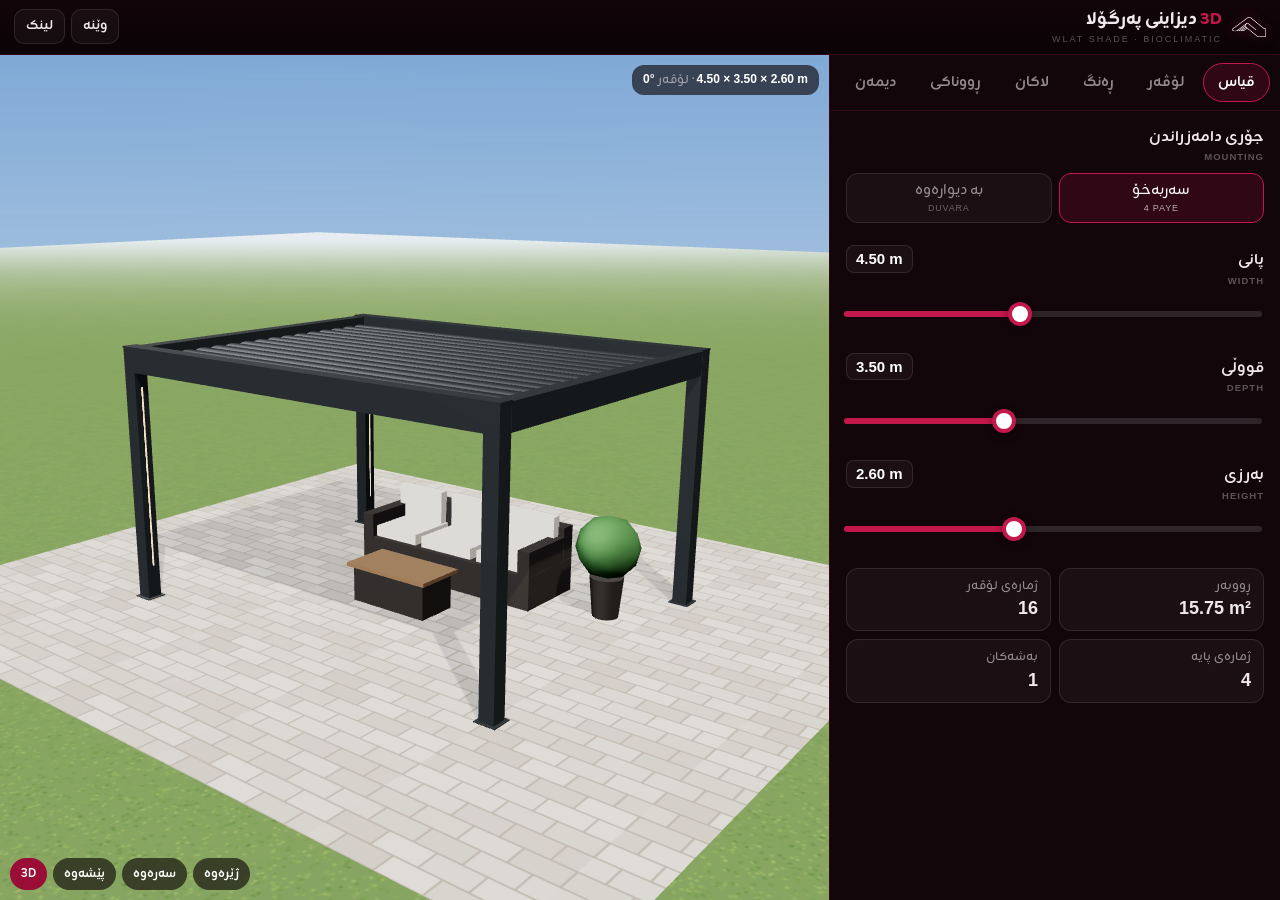
<file: index.html>
<!DOCTYPE html>
<html lang="ckb" dir="rtl">
<head>
<meta charset="UTF-8" />
<meta name="viewport" content="width=device-width, initial-scale=1.0, viewport-fit=cover" />
<title>WLAT SHADE — 3D Tasarım</title>
<meta name="description" content="3D دیزاینی پەرگۆلای بایۆکلیماتیک — WLAT SHADE" />
<meta name="theme-color" content="#070209" />
<link rel="icon" type="image/png" href="icons/icon-192.png" />
<link rel="manifest" href="manifest.webmanifest" />
<link rel="apple-touch-icon" href="icons/apple-180.png" />
<meta name="mobile-web-app-capable" content="yes" />
<meta name="apple-mobile-web-app-capable" content="yes" />
<meta name="apple-mobile-web-app-title" content="3D دیزاین" />
<meta name="apple-mobile-web-app-status-bar-style" content="black-translucent" />
<link rel="preload" as="font" type="font/woff2" href="fonts/zain-arabic-700-normal.woff2" crossorigin />
<style>
  @font-face { font-family: 'Zain'; font-weight: 400; font-display: swap; src: url('fonts/zain-arabic-400-normal.woff2') format('woff2');
    unicode-range: U+0600-06FF,U+0750-077F,U+0870-088E,U+08A0-08FF,U+FB50-FDFF,U+FE70-FEFF,U+200C-200F; }
  @font-face { font-family: 'Zain'; font-weight: 400; font-display: swap; src: url('fonts/zain-latin-400-normal.woff2') format('woff2'); }
  @font-face { font-family: 'Zain'; font-weight: 700; font-display: swap; src: url('fonts/zain-arabic-700-normal.woff2') format('woff2');
    unicode-range: U+0600-06FF,U+0750-077F,U+0870-088E,U+08A0-08FF,U+FB50-FDFF,U+FE70-FEFF,U+200C-200F; }
  @font-face { font-family: 'Zain'; font-weight: 700; font-display: swap; src: url('fonts/zain-latin-700-normal.woff2') format('woff2'); }
  @font-face { font-family: 'Zain'; font-weight: 800; font-display: swap; src: url('fonts/zain-arabic-800-normal.woff2') format('woff2');
    unicode-range: U+0600-06FF,U+0750-077F,U+0870-088E,U+08A0-08FF,U+FB50-FDFF,U+FE70-FEFF,U+200C-200F; }
  @font-face { font-family: 'Zain'; font-weight: 800; font-display: swap; src: url('fonts/zain-latin-800-normal.woff2') format('woff2'); }

  /* Layout: دیمەنی 3D لە سەرەوە (مۆبایل) یان لای چەپ (کۆمپیوتەر)، پانێڵی ڕێکخستن بە تابەکان */
  :root {
    color-scheme: dark;
    --bg: #070209;
    --text: #f0e8ec;
    --muted: rgba(240, 232, 236, 0.58);
    --faint: rgba(240, 232, 236, 0.34);
    --accent: #9A0D37;
    --accent-hi: #c2184b;
    --panel: #12060b;
    --panel-line: rgba(154, 13, 55, 0.26);
    --field: rgba(255, 255, 255, 0.04);
    --field-line: rgba(255, 255, 255, 0.10);
    --sys: 'Zain', -apple-system, BlinkMacSystemFont, 'Segoe UI', system-ui, sans-serif;
    --lat: Arial, 'Helvetica Neue', Helvetica, sans-serif;
  }
  *, *::before, *::after { box-sizing: border-box; }
  [hidden] { display: none !important; }
  html, body { margin: 0; height: 100%; }
  body { background: var(--bg); color: var(--text); font-family: var(--sys); font-size: 15px; line-height: 1.45; overflow: hidden; }

  .shell { height: 100%; display: flex; flex-direction: column; }
  .top { flex: 0 0 auto; display: flex; align-items: center; justify-content: space-between; gap: 10px;
    padding: calc(env(safe-area-inset-top, 0px) + 8px) max(14px, env(safe-area-inset-right, 0px)) 8px max(14px, env(safe-area-inset-left, 0px));
    background: linear-gradient(180deg, #120509, #0b0306); border-bottom: 1px solid var(--panel-line); z-index: 3; }
  .brand { display: flex; align-items: center; gap: 10px; min-width: 0; }
  .brand img { width: 34px; height: auto; filter: drop-shadow(0 0 6px rgba(194,24,75,.8)); }
  .brand b { font-weight: 800; font-size: 17px; white-space: nowrap; }
  .brand b span { color: var(--accent-hi); }
  .brand small { display: block; font-family: var(--lat); font-size: 9px; letter-spacing: 2px; color: var(--faint); direction: ltr; text-align: right; }
  .top .acts { display: flex; gap: 6px; }
  .ib { border: 1px solid var(--field-line); background: var(--field); color: var(--text); border-radius: 10px; padding: 7px 11px; font: inherit; font-size: 13px; font-weight: 700; cursor: pointer; white-space: nowrap; }
  .ib:hover { border-color: var(--accent-hi); }
  .ib:focus-visible { outline: 2px solid var(--accent-hi); outline-offset: 1px; }

  .main { flex: 1 1 auto; min-height: 0; display: flex; flex-direction: column; }
  .stage { position: relative; flex: 0 0 52%; min-height: 240px; background: #1a1418; touch-action: none; }
  .stage canvas { display: block; width: 100%; height: 100%; }
  .views { position: absolute; left: 10px; bottom: 10px; display: flex; gap: 6px; direction: ltr; }
  .views button { border: 0; border-radius: 999px; padding: 6px 11px; font: 700 12px var(--sys); color: #fff; background: rgba(10,3,6,.62); backdrop-filter: blur(8px); -webkit-backdrop-filter: blur(8px); cursor: pointer; }
  .views button.on { background: var(--accent); }
  .badge { position: absolute; right: 10px; top: 10px; padding: 6px 11px; border-radius: 12px; background: rgba(10,3,6,.62); backdrop-filter: blur(8px); -webkit-backdrop-filter: blur(8px);
    font-size: 12px; color: var(--muted); direction: rtl; pointer-events: none; }
  .badge b { color: #fff; font-family: var(--lat); direction: ltr; display: inline-block; }
  .loading { position: absolute; inset: 0; display: flex; align-items: center; justify-content: center; color: var(--muted); font-size: 14px; }

  .panel { flex: 1 1 auto; min-height: 0; display: flex; flex-direction: column; background: var(--panel); border-top: 1px solid var(--panel-line); }
  .tabs { flex: 0 0 auto; display: flex; gap: 4px; overflow-x: auto; padding: 8px 10px; scrollbar-width: none; -webkit-overflow-scrolling: touch; border-bottom: 1px solid var(--panel-line); }
  .tabs::-webkit-scrollbar { display: none; }
  .tabs button { flex: 0 0 auto; border: 1px solid transparent; background: transparent; color: var(--muted); border-radius: 999px; padding: 7px 14px; font: 700 14px var(--sys); cursor: pointer; }
  .tabs button.on { background: rgba(154,13,55,.22); border-color: var(--accent-hi); color: #fff; }
  .tabs button:focus-visible { outline: 2px solid var(--accent-hi); }
  .body { flex: 1 1 auto; overflow-y: auto; -webkit-overflow-scrolling: touch; padding: 16px max(16px, env(safe-area-inset-right, 0px)) calc(env(safe-area-inset-bottom, 0px) + 22px) max(16px, env(safe-area-inset-left, 0px)); }
  .pane { display: flex; flex-direction: column; gap: 22px; }

  .f { display: flex; flex-direction: column; gap: 9px; }
  .lbl { display: flex; justify-content: space-between; align-items: baseline; gap: 10px; }
  .lbl b { font-size: 15px; font-weight: 700; }
  .lbl b i { font-style: normal; display: block; font-family: var(--lat); font-size: 9.5px; letter-spacing: 1px; color: var(--faint); font-weight: 700; direction: ltr; text-align: right; margin-top: 2px; }
  .lbl output { font-family: var(--lat); font-weight: 700; font-size: 15px; direction: ltr; color: #fff; background: var(--field); border: 1px solid var(--field-line); border-radius: 8px; padding: 2px 9px; font-variant-numeric: tabular-nums; }
  input[type=range] { -webkit-appearance: none; appearance: none; width: 100%; height: 30px; background: transparent; direction: ltr; }
  input[type=range]::-webkit-slider-runnable-track { height: 6px; border-radius: 3px; background: linear-gradient(90deg, var(--accent-hi) var(--p, 50%), rgba(255,255,255,.12) var(--p, 50%)); }
  input[type=range]::-moz-range-track { height: 6px; border-radius: 3px; background: rgba(255,255,255,.12); }
  input[type=range]::-moz-range-progress { height: 6px; border-radius: 3px; background: var(--accent-hi); }
  input[type=range]::-webkit-slider-thumb { -webkit-appearance: none; width: 24px; height: 24px; margin-top: -9px; border-radius: 50%; background: #fff; border: 4px solid var(--accent-hi); box-shadow: 0 2px 8px rgba(0,0,0,.4); }
  input[type=range]::-moz-range-thumb { width: 18px; height: 18px; border-radius: 50%; background: #fff; border: 4px solid var(--accent-hi); }
  input[type=range]:focus-visible { outline: 2px solid var(--accent-hi); outline-offset: 2px; border-radius: 6px; }

  .seg { display: flex; gap: 7px; flex-wrap: wrap; }
  .seg label { flex: 1 1 0; min-width: 70px; position: relative; }
  .seg input { position: absolute; opacity: 0; inset: 0; margin: 0; cursor: pointer; }
  .seg span { display: flex; flex-direction: column; align-items: center; justify-content: center; text-align: center; height: 100%; min-height: 50px; padding: 8px 6px; border-radius: 12px;
    border: 1px solid var(--field-line); background: var(--field); color: var(--muted); font-size: 14px; line-height: 1.2; }
  .seg span i { font-style: normal; font-family: var(--lat); font-size: 9px; letter-spacing: .8px; opacity: .65; direction: ltr; margin-top: 3px; }
  .seg input:checked + span { border-color: var(--accent-hi); background: rgba(154,13,55,.22); color: #fff; }
  .seg input:focus-visible + span { outline: 2px solid var(--accent-hi); }

  .sw { display: grid; grid-template-columns: repeat(auto-fill, minmax(64px, 1fr)); gap: 10px; }
  .sw label { position: relative; display: flex; flex-direction: column; align-items: center; gap: 5px; cursor: pointer; }
  .sw input { position: absolute; opacity: 0; inset: 0; margin: 0; cursor: pointer; }
  .sw .chip { width: 46px; height: 46px; border-radius: 50%; border: 2px solid rgba(255,255,255,.14); box-shadow: inset 0 -6px 12px rgba(0,0,0,.25); }
  .sw input:checked + .chip { border-color: #fff; box-shadow: 0 0 0 3px var(--accent-hi), inset 0 -6px 12px rgba(0,0,0,.25); }
  .sw input:focus-visible + .chip { outline: 2px solid #fff; outline-offset: 3px; }
  .sw small { font-family: var(--lat); font-size: 10px; color: var(--muted); text-align: center; line-height: 1.2; direction: ltr; }

  .row { display: flex; gap: 8px; flex-wrap: wrap; }
  .btn { flex: 1 1 auto; border: 0; border-radius: 12px; padding: 12px 16px; font: 800 15px var(--sys); cursor: pointer; background: var(--accent); color: #fff; }
  .btn.ghost { background: var(--field); border: 1px solid var(--field-line); color: var(--text); font-weight: 700; }
  .btn:focus-visible { outline: 2px solid #fff; outline-offset: 2px; }
  .tog { display: flex; align-items: center; justify-content: space-between; gap: 12px; padding: 12px 14px; border: 1px solid var(--field-line); border-radius: 12px; background: var(--field); cursor: pointer; }
  .tog b { font-weight: 700; }
  .tog b i { font-style: normal; display: block; font-family: var(--lat); font-size: 9.5px; letter-spacing: 1px; color: var(--faint); direction: ltr; text-align: right; }
  .tog input { appearance: none; -webkit-appearance: none; width: 46px; height: 28px; border-radius: 999px; background: rgba(255,255,255,.14); position: relative; flex: 0 0 auto; cursor: pointer; transition: background .2s; }
  .tog input::after { content: ""; position: absolute; top: 3px; left: 3px; width: 22px; height: 22px; border-radius: 50%; background: #fff; transition: left .2s; }
  .tog input:checked { background: var(--accent-hi); }
  .tog input:checked::after { left: 21px; }
  .tog input:focus-visible { outline: 2px solid #fff; outline-offset: 2px; }
  .side { border: 1px solid var(--field-line); border-radius: 14px; padding: 12px; display: flex; flex-direction: column; gap: 10px; }
  .side h3 { margin: 0; font-size: 15px; display: flex; justify-content: space-between; align-items: baseline; }
  .side h3 i { font-style: normal; font-family: var(--lat); font-size: 9.5px; color: var(--faint); letter-spacing: 1px; }
  .note { font-size: 13px; color: var(--muted); }
  .sum { display: grid; grid-template-columns: repeat(2, minmax(0,1fr)); gap: 8px; }
  .sum div { border: 1px solid var(--field-line); background: var(--field); border-radius: 12px; padding: 9px 12px; }
  .sum span { display: block; font-size: 12px; color: var(--muted); }
  .sum b { font-family: var(--lat); font-size: 18px; direction: ltr; display: block; text-align: right; }
  input[type=color] { width: 54px; height: 40px; border: 1px solid var(--field-line); border-radius: 10px; background: var(--field); padding: 3px; cursor: pointer; }

  .toast { position: fixed; left: 50%; bottom: calc(env(safe-area-inset-bottom, 0px) + 20px); transform: translate(-50%, 20px); opacity: 0; background: #fff; color: #200510;
    padding: 10px 16px; border-radius: 12px; font-weight: 800; transition: opacity .2s, transform .2s; z-index: 9; pointer-events: none; }
  .toast.show { opacity: 1; transform: translate(-50%, 0); }

  @media (min-width: 900px) {
    .main { flex-direction: row; }
    .stage { flex: 1 1 auto; order: 2; }
    .panel { flex: 0 0 390px; order: 1; border-top: 0; border-left: 1px solid var(--panel-line); }
  }
  @media (prefers-reduced-motion: reduce) { * { transition: none !important; } }
</style>
<script type="importmap">
{ "imports": { "three": "./vendor/three.module.min.js", "three/addons/": "./vendor/addons/" } }
</script>
</head>
<body>
<div class="shell">
  <header class="top">
    <div class="brand"><img src="images/mark-white.webp" alt=""><div><b><span>3D</span> دیزاینی پەرگۆلا</b><small>WLAT SHADE · BIOCLIMATIC</small></div></div>
    <div class="acts">
      <button class="ib" id="shot" type="button">وێنە</button>
      <button class="ib" id="share" type="button">لینک</button>
    </div>
  </header>
  <div class="main">
    <section class="stage" id="stage" aria-label="مۆدێلی 3D ی پەرگۆلا">
      <div class="loading" id="loading">مۆدێلەکە ئامادە دەکرێت…</div>
      <div class="badge" id="badge"></div>
      <div class="views" id="views">
        <button type="button" data-v="persp" class="on">3D</button>
        <button type="button" data-v="front">پێشەوە</button>
        <button type="button" data-v="top">سەرەوە</button>
        <button type="button" data-v="inside">ژێرەوە</button>
      </div>
    </section>
    <section class="panel">
      <nav class="tabs" id="tabs" role="tablist"></nav>
      <div class="body" id="body"></div>
    </section>
  </div>
</div>
<div class="toast" id="toast" role="status" aria-live="polite"></div>
<script type="module" src="app.js"></script>
<script>
  if ("serviceWorker" in navigator) addEventListener("load", () => navigator.serviceWorker.register("sw.js").catch(() => {}));
</script>
</body>
</html>
</file>
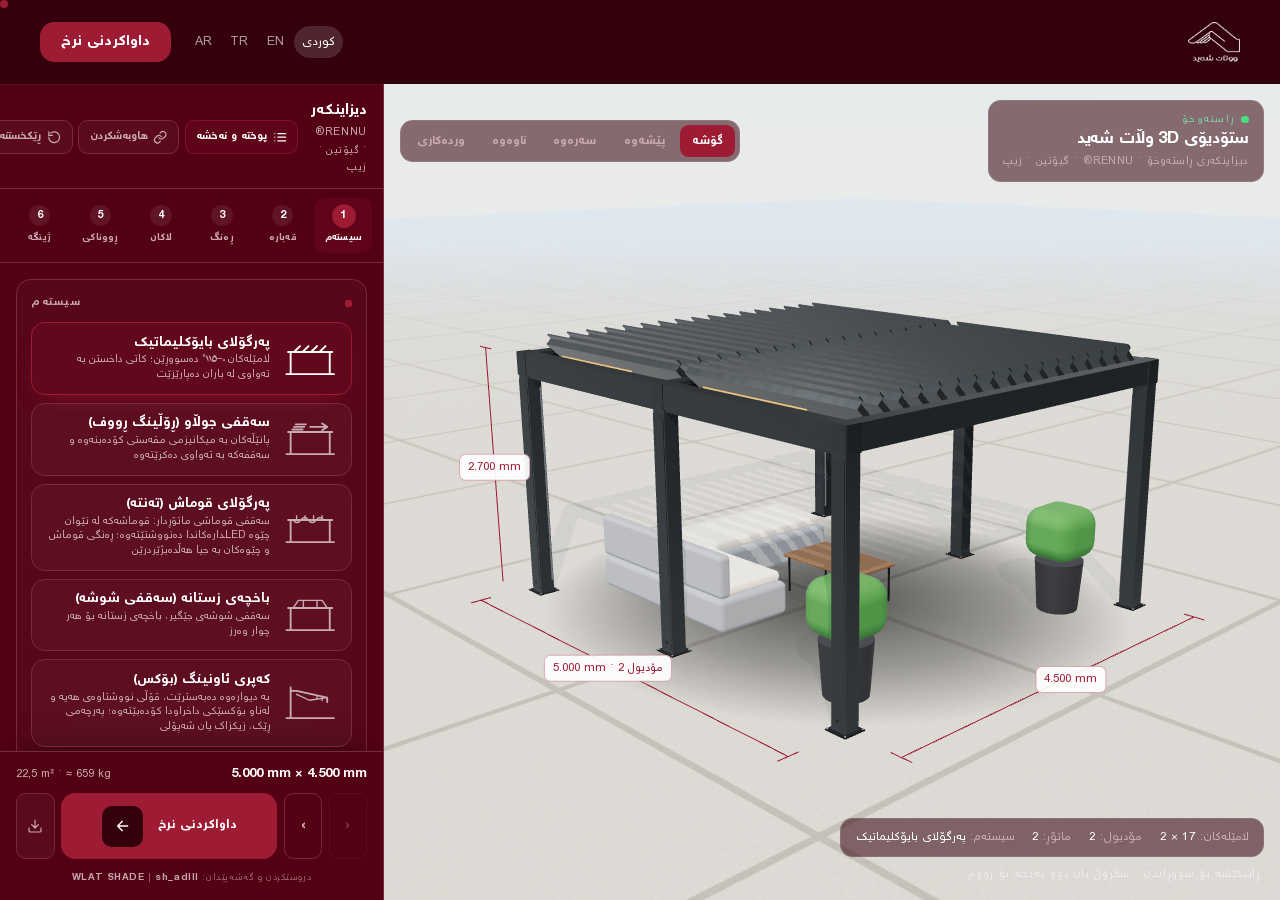
<file: 3d-test/index.html>
<!DOCTYPE html>
<html lang="en" dir="ltr">
    <head>
        <meta charset="utf-8">
        <meta name="viewport" content="width=device-width, initial-scale=1">
        <title>ستۆدیۆی 3D وڵات شەید | WLAT SHADE 3D Studio</title>
        <meta name="description" content="Design your pergola, rolling roof or winter garden live in 3D with WLAT SHADE: choose dimensions, colour and side closures, download the image and request a quote.">
        <meta property="og:type" content="website">
        <meta property="og:site_name" content="WLAT SHADE">
        <meta property="og:title" content="ستۆدیۆی 3D وڵات شەید | WLAT SHADE 3D Studio">
        <meta property="og:description" content="Design your pergola, rolling roof or winter garden live in 3D with WLAT SHADE: choose dimensions, colour and side closures, download the image and request a quote.">
        <meta name="twitter:card" content="summary">
        <link rel="icon" type="image/png" href="./favicon.png">
        <link rel="apple-touch-icon" href="./favicon.png">
        <meta name="robots" content="noindex, nofollow">
        <meta name="theme-color" content="#33000c">
        <script>
            // Language: ?lang= in the URL, then the saved choice, then Kurdish (Sorani) by default.
            (function () {
                var l = null;
                try { l = new URLSearchParams(location.search).get('lang') || localStorage.getItem('shad3d_lang'); } catch (e) {}
                if (['ku', 'en', 'tr', 'ar'].indexOf(l) < 0) l = 'ku';
                window.__lang = l;
                var h = document.documentElement;
                h.lang = { ku: 'ckb', en: 'en', tr: 'tr', ar: 'ar' }[l];
                h.dir = (l === 'ku' || l === 'ar') ? 'rtl' : 'ltr';
            })();
        </script>
        <link rel="preconnect" href="https://fonts.googleapis.com">
        <link rel="preconnect" href="https://fonts.gstatic.com" crossorigin>
        <link rel="stylesheet" href="https://fonts.googleapis.com/css2?family=Vazirmatn:wght@400;500;600;700&amp;display=swap">
        <script>
            document.documentElement.classList.add('js');
            // JS'in ürettiği overlay butonları (lightbox/video) için çeviriler.
            window.uiLabels = {
                "close": "Close",
                "prev": "Previous",
                "next": "Next"
            };
            try {
                if (sessionStorage.getItem('tkn_preloaded'))
                    document.documentElement.classList.add('tkn-seen');
            } catch (e) {}
        </script>
        <link rel="preload" as="style" href="./app-D6Qy8FMo.css"/>
        <link rel="preload" as="style" href="./swiper-BoquALqy.css"/>
        <link rel="modulepreload" as="script" href="./app-Pm6LbogF.js"/>
        <link rel="modulepreload" as="script" href="./motion-B7PB-XZy.js"/>
        <link rel="modulepreload" as="script" href="./swiper-CI083D-Y.js"/>
        <link rel="stylesheet" href="./app-D6Qy8FMo.css" data-navigate-track="reload"/>
        <link rel="stylesheet" href="./swiper-BoquALqy.css" data-navigate-track="reload"/>
        <script type="module" src="./app-Pm6LbogF.js" data-navigate-track="reload"></script>
    </head>
    <body class="antialiased is-app">
        <a href="#main" class="skip-link">Skip to content</a>
        <div class="preloader" aria-hidden="true">
            <div class="preloader__veil"></div>
            <div class="preloader__brand">
                <img src="./logo-white.png" alt="" class="h-12 w-auto" decoding="async" fetchpriority="high">
            </div>
        </div>
        <header class="site-header">
            <div class="container-site">
                <div class="site-header__bar">
                    <a href="./" class="brand flex items-center shrink-0" aria-label="WLAT SHADE">
                        <img src="./logo-white.png" alt="WLAT SHADE" class="h-10 md:h-11 w-auto shrink-0" decoding="async">
                    </a>
                    <div class="flex items-center gap-4">
                        <div class="lang-switch" role="group" aria-label="Language">
                            <a role="button" tabindex="0" data-lang="ku" lang="ckb">کوردی</a>
                            <a role="button" tabindex="0" data-lang="en" lang="en">EN</a>
                            <a role="button" tabindex="0" data-lang="tr" lang="tr">TR</a>
                            <a role="button" tabindex="0" data-lang="ar" lang="ar">AR</a>
                        </div>
                        <a href="https://wa.me/9647701559272" target="_blank" rel="noopener noreferrer" class="btn btn-primary !py-3 !px-5 text-sm whitespace-nowrap" data-magnetic>
                    Request a Quote
                </a>
                    </div>
                </div>
            </div>
        </header>
        <main id="main">
            <section class="studio studio--app dark-section" data-studio3d="studio" data-config='{&quot;labels&quot;:{&quot;system&quot;:&quot;System&quot;,&quot;system_bio&quot;:&quot;Bioclimatic Pergola&quot;,&quot;system_rolling&quot;:&quot;Rolling Roof&quot;,&quot;system_glass&quot;:&quot;Winter Garden (Glass Roof)&quot;,&quot;mount&quot;:&quot;Mounting&quot;,&quot;mount_free&quot;:&quot;Freestanding (4 posts)&quot;,&quot;mount_wall&quot;:&quot;Wall-mounted&quot;,&quot;size&quot;:&quot;Size&quot;,&quot;colour&quot;:&quot;Profile colour (RAL)&quot;,&quot;sides&quot;:&quot;Side closures&quot;,&quot;side_front&quot;:&quot;Front&quot;,&quot;side_back&quot;:&quot;Back&quot;,&quot;side_left&quot;:&quot;Left&quot;,&quot;side_right&quot;:&quot;Right&quot;,&quot;kind_none&quot;:&quot;Open&quot;,&quot;kind_zip&quot;:&quot;Zip screen&quot;,&quot;kind_giy&quot;:&quot;Giyotinyum® Standard&quot;,&quot;kind_giyc&quot;:&quot;Giyotinyum® Wipeable&quot;,&quot;summary_title&quot;:&quot;Project summary and technical drawing&quot;,&quot;on&quot;:&quot;Yes&quot;,&quot;off&quot;:&quot;No&quot;,&quot;modules&quot;:&quot;modules&quot;,&quot;led_perimeter&quot;:&quot;Gutter LED attachment (perimeter / ambient)&quot;,&quot;led_panels&quot;:&quot;Panel edge LED (ceiling)&quot;,&quot;led_posts&quot;:&quot;Post LED (3rd direction)&quot;,&quot;led_giy&quot;:&quot;Giyotinyum top LED&quot;,&quot;led_mode_warm&quot;:&quot;Warm white&quot;,&quot;led_mode_white&quot;:&quot;White&quot;,&quot;led_mode_day&quot;:&quot;Daylight&quot;,&quot;led_mode_rgb&quot;:&quot;RGB cycle&quot;,&quot;led_mode_custom&quot;:&quot;Custom colour&quot;,&quot;comp_post&quot;:&quot;Rennu Column&quot;,&quot;comp_drain&quot;:&quot;hidden water drainage&quot;,&quot;comp_rail&quot;:&quot;Rennu Rail&quot;,&quot;comp_gutter&quot;:&quot;Rennu Gutter + LED attachment&quot;,&quot;comp_panel&quot;:&quot;Rennu Panel&quot;,&quot;comp_panel_sub&quot;:&quot;edge-axis rotation, double skin, edge LED&quot;,&quot;comp_piston&quot;:&quot;Linear piston + T12 timing belt&quot;,&quot;comp_piston_sub&quot;:&quot;95–115° panel angle&quot;,&quot;comp_scissor&quot;:&quot;Scissor linkage + 608 ZZ bearing wheels&quot;,&quot;comp_scissor_sub&quot;:&quot;panels stack on the motor side&quot;,&quot;comp_motor&quot;:&quot;Motor cover · Somfy / Mosel / Cuppon 120 Nm&quot;,&quot;comp_zip&quot;:&quot;Zip screen cassette&quot;,&quot;comp_zip_sub&quot;:&quot;zipped side guides + bottom bar · motorised&quot;,&quot;comp_giy&quot;:&quot;Giyotinyum® Standard&quot;,&quot;comp_giyc&quot;:&quot;Giyotinyum® Wipeable&quot;,&quot;comp_giy_sub&quot;:&quot;inox chain · top motor box · hidden top LED&quot;,&quot;giy_up&quot;:&quot;Stacks at top (standard)&quot;,&quot;giy_down&quot;:&quot;Stacks at bottom (reverse)&quot;,&quot;share_copied&quot;:&quot;Link copied&quot;,&quot;share&quot;:&quot;Share&quot;,&quot;system_pergola&quot;:&quot;Fabric Pergola (Awning)&quot;,&quot;kind_slide&quot;:&quot;Sliding glass&quot;,&quot;panel_sep&quot;:&quot;Separate louvre colour&quot;,&quot;slat_sep&quot;:&quot;Separate batten colour&quot;,&quot;panel_colour&quot;:&quot;Louvre colour (RAL)&quot;,&quot;slat_colour&quot;:&quot;Batten colour (RAL)&quot;,&quot;fabric_colour&quot;:&quot;Fabric colour&quot;,&quot;blades&quot;:&quot;Louvres&quot;,&quot;slats&quot;:&quot;Battens&quot;,&quot;comp_slide&quot;:&quot;Sliding glass system&quot;,&quot;comp_slide_sub&quot;:&quot;multi-track · panels stack to one side&quot;,&quot;comp_slat&quot;:&quot;Thick cornice batten (full LED)&quot;,&quot;comp_slat_sub&quot;:&quot;82 × 60 mm · T10 timing belt · fabric keder&quot;,&quot;comp_fabric&quot;:&quot;Blackout fabric&quot;,&quot;comp_fabric_sub&quot;:&quot;300 g/m² · fire retardant&quot;,&quot;kind_door&quot;:&quot;Glass door&quot;,&quot;comp_door&quot;:&quot;Double-leaf glass door&quot;,&quot;comp_door_sub&quot;:&quot;fixed side lights · opens outward&quot;,&quot;months&quot;:&quot;Jan,Feb,Mar,Apr,May,Jun,Jul,Aug,Sep,Oct,Nov,Dec&quot;,&quot;sun_below&quot;:&quot;below the horizon&quot;,&quot;project_name&quot;:&quot;Project name&quot;,&quot;dims&quot;:&quot;Dimensions&quot;,&quot;area&quot;:&quot;Area&quot;,&quot;plan_title&quot;:&quot;Plan view: tap an edge to cycle open → zip → Giyotinyum → wipeable → sliding glass → glass door; on wide structures each module is set separately.&quot;,&quot;dr_weight&quot;:&quot;Approx. weight&quot;,&quot;dr_same&quot;:&quot;same as frame&quot;,&quot;dr_motor&quot;:&quot;Motor&quot;,&quot;dr_motor_val&quot;:&quot;Somfy / Mosel / Cuppon 120 Nm · remote control&quot;,&quot;dr_plan&quot;:&quot;PLAN · TOP VIEW&quot;,&quot;dr_front&quot;:&quot;FRONT VIEW&quot;,&quot;dr_left&quot;:&quot;LEFT VIEW&quot;,&quot;dr_right&quot;:&quot;RIGHT VIEW&quot;,&quot;dr_project&quot;:&quot;Project&quot;,&quot;dr_date&quot;:&quot;Date&quot;,&quot;dr_code&quot;:&quot;Code&quot;,&quot;dr_note&quot;:&quot;Dimensions in mm. Preliminary design drawing attached to the quotation; not a production drawing.&quot;,&quot;dr_colour_frame&quot;:&quot;Frame colour&quot;,&quot;ctx_lost&quot;:&quot;The 3D view was interrupted; please reload the page.&quot;,&quot;system_awning&quot;:&quot;Cassette Awning (Box)&quot;,&quot;system_winawn&quot;:&quot;Window Awning&quot;,&quot;mount_hang&quot;:&quot;Suspended (tie rods)&quot;,&quot;comp_rod&quot;:&quot;Tie rod&quot;,&quot;comp_rod_sub&quot;:&quot;stainless steel · wall anchor&quot;,&quot;comp_wedge&quot;:&quot;Fixed wedge glazing&quot;,&quot;comp_wedge_sub&quot;:&quot;8 mm tempered glass above the side closure&quot;,&quot;comp_cassette&quot;:&quot;Cassette box&quot;,&quot;comp_cassette_sub&quot;:&quot;full cassette · tubular motor · remote control&quot;,&quot;comp_arm&quot;:&quot;Folding arms&quot;,&quot;comp_arm_sub&quot;:&quot;spring-loaded · stainless cable&quot;,&quot;comp_droparm&quot;:&quot;Drop arms&quot;,&quot;comp_droparm_sub&quot;:&quot;2 arms · swing 0–170°&quot;,&quot;comp_awnfabric&quot;:&quot;Acrylic fabric&quot;,&quot;comp_awnfabric_sub&quot;:&quot;300 g/m² · UV resistant&quot;,&quot;back_height&quot;:&quot;Back height&quot;,&quot;wedge&quot;:&quot;Wedge glazing&quot;,&quot;valance&quot;:&quot;Valance&quot;,&quot;valance_straight&quot;:&quot;Straight&quot;,&quot;valance_zigzag&quot;:&quot;Zigzag&quot;,&quot;valance_wave&quot;:&quot;Wave&quot;,&quot;valance_none&quot;:&quot;No valance&quot;,&quot;projection&quot;:&quot;Projection&quot;,&quot;drop&quot;:&quot;Drop height&quot;,&quot;arms&quot;:&quot;Arms&quot;,&quot;dr_side&quot;:&quot;SIDE VIEW&quot;,&quot;dr_awn_motor&quot;:&quot;Tubular motor · remote control&quot;,&quot;posts&quot;:&quot;Legs&quot;},&quot;defaults&quot;:{&quot;width&quot;:5,&quot;depth&quot;:4.5,&quot;height&quot;:2.7,&quot;angle&quot;:45},&quot;logo&quot;:&quot;./logo-red.png&quot;,&quot;saveUrl&quot;:&quot;&quot;,&quot;designBase&quot;:&quot;&quot;,&quot;csrf&quot;:&quot;&quot;,&quot;code&quot;:null,&quot;projectName&quot;:null}'>
                <div class="studio__layout">
                    <div class="studio__stage">
                        <div class="studio__canvas" data-studio-canvas data-lenis-prevent></div>
                        <div class="studio__loader" aria-hidden="true">
                            <span class="studio__loader-ring"></span>
                            <span>Preparing the 3D scene…</span>
                        </div>
                        <div class="studio__hud studio__hud--top">
                            <div class="studio__title">
                                <span class="studio__live">
                                    <i></i>Real-time
                                </span>
                                <h1>WLAT SHADE 3D Studio</h1>
                                <p>Live configurator · RENNU® · Giyotinyum® · Zip</p>
                            </div>
                            <div class="studio__views" role="group" aria-label="Kamera">
                                <button type="button" data-view="corner" class="is-active">Corner</button>
                                <button type="button" data-view="front">Front</button>
                                <button type="button" data-view="top">Top</button>
                                <button type="button" data-view="inside">Inside</button>
                                <button type="button" data-view="detail">Detail</button>
                            </div>
                        </div>
                        <div class="studio__hud studio__hud--bottom">
                            <div class="studio__readout mono-data">
                                <span>
                                    <span data-out="blades_label">Louvres</span>: <b data-out="blades">—</b>
                                </span>
                                <span>
                                    modules: <b data-out="modules">—</b>
                                </span>
                                <span>
                                    Motors: <b data-out="motors">—</b>
                                </span>
                                <span>
                                    System: <b data-out="system">—</b>
                                </span>
                            </div>
                            <p class="studio__hint">Drag to rotate · scroll or pinch to zoom</p>
                        </div>
                    </div>
                    <form class="studio__panel panel" data-studio-form data-lenis-prevent onsubmit="return false">
                        <header class="panel__head">
                            <div class="panel__brand">
                                <b>Configurator</b>
                                <span>RENNU® · Giyotinyum® · Zip</span>
                            </div>
                            <div class="panel__tools">
                                <button type="button" class="panel__tool panel__tool--accent" data-summary title="Project summary and technical drawing">
                                    <svg viewBox="0 0 24 24" fill="none" stroke="currentColor" stroke-width="2" stroke-linecap="round" stroke-linejoin="round" aria-hidden="true">
                                        <path d="M8 6h13M8 12h13M8 18h13"/>
                                        <path d="M3 6h.01M3 12h.01M3 18h.01"/>
                                    </svg>
                                    <span>Summary</span>
                                </button>
                                <button type="button" class="panel__tool" data-share title="Share">
                                    <svg viewBox="0 0 24 24" fill="none" stroke="currentColor" stroke-width="2" stroke-linecap="round" stroke-linejoin="round" aria-hidden="true">
                                        <path d="M10 13a5 5 0 0 0 7.5.5l3-3a5 5 0 0 0-7-7l-1.7 1.7"/>
                                        <path d="M14 11a5 5 0 0 0-7.5-.5l-3 3a5 5 0 0 0 7 7l1.7-1.7"/>
                                    </svg>
                                    <span data-share-label>Share</span>
                                </button>
                                <button type="button" class="panel__tool" data-reset title="Reset">
                                    <svg viewBox="0 0 24 24" fill="none" stroke="currentColor" stroke-width="2" stroke-linecap="round" stroke-linejoin="round" aria-hidden="true">
                                        <path d="M3 12a9 9 0 1 0 3-6.7"/>
                                        <path d="M3 3v6h6"/>
                                    </svg>
                                    <span>Reset</span>
                                </button>
                            </div>
                        </header>
                        <nav class="panel__tabs" role="tablist" aria-label="Step">
                            <button type="button" role="tab" data-tab="system" class="is-active" aria-selected="true">
                                <i>1</i>System
                            </button>
                            <button type="button" role="tab" data-tab="size" class="" aria-selected="false">
                                <i>2</i>Size
                            </button>
                            <button type="button" role="tab" data-tab="colour" class="" aria-selected="false">
                                <i>3</i>Colour
                            </button>
                            <button type="button" role="tab" data-tab="sides" class="" aria-selected="false" data-only="bio rolling pergola glass">
                                <i>4</i>Sides
                            </button>
                            <button type="button" role="tab" data-tab="light" class="" aria-selected="false" data-only="bio rolling pergola glass">
                                <i>5</i>Light
                            </button>
                            <button type="button" role="tab" data-tab="scene" class="" aria-selected="false">
                                <i>6</i>Scene
                            </button>
                        </nav>
                        <div class="panel__body" data-lenis-prevent>
                            <section class="panel__tab is-active" data-tab-panel="system">
                                <div class="panel__section">
                                    <h2 class="panel__h">System</h2>
                                    <div class="syscards" role="radiogroup">
                                        <label class="syscard">
                                            <input type="radio" name="system" value="bio" checked>
                                            <svg viewBox="0 0 64 48" fill="none" stroke="currentColor" stroke-width="2.2" stroke-linecap="round" stroke-linejoin="round" aria-hidden="true">
                                                <path d="M4 42h56M9 42V16M55 42V16M6 16h52"/>
                                                <path d="M13 16l7-7M23 16l7-7M33 16l7-7M43 16l7-7"/>
                                            </svg>
                                            <span>
                                                <b>Bioclimatic Pergola</b>
                                                <small>Louvres rotate 0–115°; full rain protection when closed</small>
                                            </span>
                                        </label>
                                        <label class="syscard">
                                            <input type="radio" name="system" value="rolling">
                                            <svg viewBox="0 0 64 48" fill="none" stroke="currentColor" stroke-width="2.2" stroke-linecap="round" stroke-linejoin="round" aria-hidden="true">
                                                <path d="M4 42h56M9 42V16M55 42V16M6 16h52"/>
                                                <path d="M11 13h12M13 10h12M15 7h12"/>
                                                <path d="M32 10h20M46 6l6 4-6 4"/>
                                            </svg>
                                            <span>
                                                <b>Rolling Roof</b>
                                                <small>Panels stack with a scissor linkage, roof opens fully</small>
                                            </span>
                                        </label>
                                        <label class="syscard">
                                            <input type="radio" name="system" value="pergola">
                                            <svg viewBox="0 0 64 48" fill="none" stroke="currentColor" stroke-width="2.2" stroke-linecap="round" stroke-linejoin="round" aria-hidden="true">
                                                <path d="M4 42h56M9 42V16M55 42V16M6 16h52"/>
                                                <path d="M12 16c3 4 6 4 9 0s6-4 9 0 6 4 9 0 6-4 9 0" stroke-width="1.8"/>
                                                <path d="M16 11v5M26 11v5M36 11v5M46 11v5" stroke-width="1.6"/>
                                            </svg>
                                            <span>
                                                <b>Fabric Pergola (Awning)</b>
                                                <small>Motorised fabric roof: the fabric folds between LED cornice battens; fabric and batten colours chosen separately</small>
                                            </span>
                                        </label>
                                        <label class="syscard">
                                            <input type="radio" name="system" value="glass">
                                            <svg viewBox="0 0 64 48" fill="none" stroke="currentColor" stroke-width="2.2" stroke-linecap="round" stroke-linejoin="round" aria-hidden="true">
                                                <path d="M4 42h56M9 42V16M55 42V16M6 16h52"/>
                                                <path d="M12 16l6-9h28l6 9M24 7v9M40 7v9" stroke-width="1.6"/>
                                            </svg>
                                            <span>
                                                <b>Winter Garden (Glass Roof)</b>
                                                <small>Fixed glass roof, four-season winter garden</small>
                                            </span>
                                        </label>
                                        <label class="syscard">
                                            <input type="radio" name="system" value="awning">
                                            <svg viewBox="0 0 64 48" fill="none" stroke="currentColor" stroke-width="2.2" stroke-linecap="round" stroke-linejoin="round" aria-hidden="true">
                                                <path d="M4 42h56M9 42V6"/>
                                                <path d="M9 10h7l36 8v5"/>
                                                <path d="M16 14l15 7 21-3" stroke-width="1.6"/>
                                                <path d="M40 15.5v4.5M46 17v4.5" stroke-width="1.4"/>
                                            </svg>
                                            <span>
                                                <b>Cassette Awning (Box)</b>
                                                <small>Wall-mounted folding-arm awning in a closed cassette; straight, zigzag or wave valance</small>
                                            </span>
                                        </label>
                                        <label class="syscard">
                                            <input type="radio" name="system" value="winawn">
                                            <svg viewBox="0 0 64 48" fill="none" stroke="currentColor" stroke-width="2.2" stroke-linecap="round" stroke-linejoin="round" aria-hidden="true">
                                                <path d="M4 42h56M9 42V6"/>
                                                <path d="M9 9h6l22 20"/>
                                                <path d="M9 34l28-5" stroke-width="1.8"/>
                                                <path d="M13 13v25" stroke-width="1.4"/>
                                            </svg>
                                            <span>
                                                <b>Window Awning</b>
                                                <small>Cassette with two drop arms; lowers all the way down to cover the glazing</small>
                                            </span>
                                        </label>
                                    </div>
                                </div>
                                <div class="panel__section" data-only="bio rolling pergola glass">
                                    <h2 class="panel__h">Mounting</h2>
                                    <div class="syscards syscards--2" role="radiogroup">
                                        <label class="syscard">
                                            <input type="radio" name="mount" value="free" checked>
                                            <svg viewBox="0 0 64 48" fill="none" stroke="currentColor" stroke-width="2.2" stroke-linecap="round" aria-hidden="true">
                                                <path d="M6 14h52M10 42V14M22 42V14M42 42V14M54 42V14"/>
                                            </svg>
                                            <span>
                                                <b>Freestanding (4 posts)</b>
                                                <small>Freestanding, 4 posts per module</small>
                                            </span>
                                        </label>
                                        <label class="syscard">
                                            <input type="radio" name="mount" value="wall">
                                            <svg viewBox="0 0 64 48" fill="none" stroke="currentColor" stroke-width="2.2" stroke-linecap="round" aria-hidden="true">
                                                <path d="M6 46V4M6 14h52M24 42V14M54 42V14"/>
                                                <path d="M2 10l4-4M2 20l4-4M2 30l4-4M2 40l4-4" stroke-width="1.4"/>
                                            </svg>
                                            <span>
                                                <b>Wall-mounted</b>
                                                <small>Rear edge fixed to the wall, front posts only</small>
                                            </span>
                                        </label>
                                        <label class="syscard" data-only="pergola" hidden>
                                            <input type="radio" name="mount" value="hang">
                                            <svg viewBox="0 0 64 48" fill="none" stroke="currentColor" stroke-width="2.2" stroke-linecap="round" aria-hidden="true">
                                                <path d="M6 46V4M6 24h50"/>
                                                <path d="M6 7l50 17" stroke-width="1.5"/>
                                                <path d="M2 10l4-4M2 20l4-4M2 30l4-4M2 40l4-4" stroke-width="1.4"/>
                                            </svg>
                                            <span>
                                                <b>Suspended (tie rods)</b>
                                                <small>No front posts; hung from the wall with stainless tie rods</small>
                                            </span>
                                        </label>
                                    </div>
                                </div>
                            </section>
                            <section class="panel__tab" data-tab-panel="size">
                                <div class="panel__section" data-only="bio rolling pergola glass awning">
                                    <h2 class="panel__h">Quick sizes</h2>
                                    <div class="chips">
                                        <button type="button" class="chip-btn" data-preset="4000x3000">4,0 × 3,0 m</button>
                                        <button type="button" class="chip-btn" data-preset="5000x4000">5,0 × 4,0 m</button>
                                        <button type="button" class="chip-btn" data-preset="6000x4500">6,0 × 4,5 m</button>
                                        <button type="button" class="chip-btn" data-preset="8000x5000">8,0 × 5,0 m</button>
                                        <button type="button" class="chip-btn" data-preset="12000x7000">12,0 × 7,0 m</button>
                                    </div>
                                </div>
                                <div class="panel__section">
                                    <h2 class="panel__h">Dimensions</h2>
                                    <div class="studio__slider">
                                        <div class="studio__slider-head">
                                            <label for="st-width">Width</label>
                                            <span class="studio__num">
                                                <input type="number" data-num="width" min="2000" max="12000" step="10" value="5000" inputmode="numeric" aria-label="Width (mm)">
                                                <i>mm</i>
                                            </span>
                                        </div>
                                        <input type="range" id="st-width" name="width" min="2000" max="12000" step="10" value="5000">
                                        <span class="studio__limits mono-data" aria-hidden="true">
                                            <span>2000</span>
                                            <span>12000</span>
                                        </span>
                                    </div>
                                    <div class="studio__slider" data-only="bio rolling pergola glass awning">
                                        <div class="studio__slider-head">
                                            <label for="st-depth">Projection</label>
                                            <span class="studio__num">
                                                <input type="number" data-num="depth" min="2000" max="7600" step="10" value="4500" inputmode="numeric" aria-label="Projection (mm)">
                                                <i>mm</i>
                                            </span>
                                        </div>
                                        <input type="range" id="st-depth" name="depth" min="2000" max="7600" step="10" value="4500">
                                        <span class="studio__limits mono-data" aria-hidden="true">
                                            <span>2000</span>
                                            <span>7600</span>
                                        </span>
                                    </div>
                                    <div class="studio__slider">
                                        <div class="studio__slider-head">
                                            <label for="st-height">Height</label>
                                            <span class="studio__num">
                                                <input type="number" data-num="height" min="2200" max="4000" step="10" value="2700" inputmode="numeric" aria-label="Height (mm)">
                                                <i>mm</i>
                                            </span>
                                        </div>
                                        <input type="range" id="st-height" name="height" min="2200" max="4000" step="10" value="2700">
                                        <span class="studio__limits mono-data" aria-hidden="true">
                                            <span>2200</span>
                                            <span>4000</span>
                                        </span>
                                    </div>
                                    <div class="studio__slider" data-only="pergola glass" hidden>
                                        <div class="studio__slider-head">
                                            <label for="st-back">Back height (slope)</label>
                                            <span class="studio__num">
                                                <input type="number" data-x-num="back" min="2700" max="5200" step="10" value="2700" inputmode="numeric" aria-label="Back height (mm)">
                                                <i>mm</i>
                                            </span>
                                        </div>
                                        <input type="range" id="st-back" data-x-range="back" min="2700" max="5200" step="10" value="2700">
                                        <span class="studio__limits mono-data" aria-hidden="true">
                                            <span>2700</span>
                                            <span>5200</span>
                                        </span>
                                    </div>
                                    <label class="toggle" data-only="pergola glass" hidden>
                                        <input type="checkbox" data-x-check="wedge" checked>
                                        <i></i>
                                        <span>Fixed glass above the side closures (wedge)</span>
                                    </label>
                                    <p class="studio__note" data-only="pergola glass" hidden>Raise the back to give the roof a slope. With the option on, sides that have a closure get fixed glass between the closure and the sloped roof.</p>
                                    <p class="studio__note" data-only="bio rolling pergola glass">Drag or type the size in millimetres; values snap to 10 mm steps. 1 module = max. 4000 mm front; wider sizes add an intermediate rail and post automatically.</p>
                                </div>
                                <div class="panel__section" data-only="pergola" hidden>
                                    <h2 class="panel__h">Sections and legs</h2>
                                    <div class="studio__slider">
                                        <div class="studio__slider-head">
                                            <label for="st-mods">Sections (rails)</label>
                                            <b class="mono-data text-(--color-brand)" data-x-out="mods">2</b>
                                        </div>
                                        <input type="range" id="st-mods" data-x-range="mods" min="1" max="16" step="1" value="2">
                                        <span class="studio__limits mono-data" aria-hidden="true">
                                            <span>1</span>
                                            <span>16</span>
                                        </span>
                                    </div>
                                    <div class="studio__slider">
                                        <div class="studio__slider-head">
                                            <label for="st-legs">Legs in the front row</label>
                                            <b class="mono-data text-(--color-brand)" data-x-out="legs">3</b>
                                        </div>
                                        <input type="range" id="st-legs" data-x-range="legs" min="2" max="3" step="1" value="3">
                                        <span class="studio__limits mono-data" aria-hidden="true">
                                            <span>2</span>
                                            <span>3</span>
                                        </span>
                                    </div>
                                    <div class="chips">
                                        <button type="button" class="chip-btn" data-x-auto>Automatic</button>
                                    </div>
                                    <p class="studio__note">Total legs: <b class="mono-data" data-x-out="legs_total">6</b></p>
                                    <p class="studio__note">Each section has its own rail and motor. Legs always stand under a rail; a wall-mounted pergola has the front row only, a freestanding one has a front and a back row.</p>
                                </div>
                                <div class="panel__section" data-only="bio rolling pergola awning winawn">
                                    <h2 class="panel__h">Roof</h2>
                                    <div class="studio__slider" data-only="bio">
                                        <div class="studio__slider-head">
                                            <label for="st-angle">Louvre angle</label>
                                            <b class="mono-data text-(--color-brand)" data-out="angle">45°</b>
                                        </div>
                                        <input type="range" id="st-angle" name="angle" min="0" max="115" step="1" value="45">
                                        <span class="studio__limits mono-data" aria-hidden="true">
                                            <span>0°</span>
                                            <span>115°</span>
                                        </span>
                                    </div>
                                    <div class="studio__slider" data-only="rolling pergola awning winawn" hidden>
                                        <div class="studio__slider-head">
                                            <label for="st-open">Roof opening</label>
                                            <b class="mono-data text-(--color-brand)" data-out="open">35%</b>
                                        </div>
                                        <input type="range" id="st-open" name="open" min="0" max="100" step="1" value="35">
                                        <span class="studio__limits mono-data" aria-hidden="true">
                                            <span>0%</span>
                                            <span>100%</span>
                                        </span>
                                    </div>
                                    <div class="chips">
                                        <button type="button" class="chip-btn" data-roof="open">Open roof</button>
                                        <button type="button" class="chip-btn" data-roof="close">Close roof</button>
                                    </div>
                                </div>
                                <div class="panel__section" data-only="awning winawn" hidden>
                                    <h2 class="panel__h">Valance</h2>
                                    <div class="seg-grid seg-grid--2" role="radiogroup">
                                        <label class="seg">
                                            <input type="radio" name="x_valance" value="straight">
                                            <span>Straight</span>
                                        </label>
                                        <label class="seg">
                                            <input type="radio" name="x_valance" value="zigzag">
                                            <span>Zigzag</span>
                                        </label>
                                        <label class="seg">
                                            <input type="radio" name="x_valance" value="wave" checked>
                                            <span>Wave</span>
                                        </label>
                                        <label class="seg">
                                            <input type="radio" name="x_valance" value="none">
                                            <span>No valance</span>
                                        </label>
                                    </div>
                                </div>
                            </section>
                            <section class="panel__tab" data-tab-panel="colour">
                                <div class="panel__section">
                                    <h2 class="panel__h">
                                        Profile colour (RAL) <b class="mono-data font-normal text-(--color-cloud)" data-out="colour">RAL 7016</b>
                                    </h2>
                                    <div class="swatches swatches--named" role="radiogroup">
                                        <label class="swatch " title="RAL 7016 · Antrasit">
                                            <input type="radio" name="colour" value="RAL 7016" data-hex="#383e42" checked>
                                            <span style="--sw: #383e42"></span>
                                            <small>RAL 7016</small>
                                        </label>
                                        <label class="swatch " title="RAL 9005 · Siyah">
                                            <input type="radio" name="colour" value="RAL 9005" data-hex="#101113">
                                            <span style="--sw: #101113"></span>
                                            <small>RAL 9005</small>
                                        </label>
                                        <label class="swatch " title="RAL 9016 · Beyaz">
                                            <input type="radio" name="colour" value="RAL 9016" data-hex="#f1f0ea">
                                            <span style="--sw: #f1f0ea"></span>
                                            <small>RAL 9016</small>
                                        </label>
                                        <label class="swatch " title="RAL 9006 · Gümüş">
                                            <input type="radio" name="colour" value="RAL 9006" data-hex="#a7aaa9">
                                            <span style="--sw: #a7aaa9"></span>
                                            <small>RAL 9006</small>
                                        </label>
                                        <label class="swatch " title="RAL 7035 · Açık gri">
                                            <input type="radio" name="colour" value="RAL 7035" data-hex="#c9cbc8">
                                            <span style="--sw: #c9cbc8"></span>
                                            <small>RAL 7035</small>
                                        </label>
                                        <label class="swatch " title="RAL 8017 · Kahve">
                                            <input type="radio" name="colour" value="RAL 8017" data-hex="#46322d">
                                            <span style="--sw: #46322d"></span>
                                            <small>RAL 8017</small>
                                        </label>
                                        <label class="swatch " title="RAL 1013 · Krem">
                                            <input type="radio" name="colour" value="RAL 1013" data-hex="#e6dcc6">
                                            <span style="--sw: #e6dcc6"></span>
                                            <small>RAL 1013</small>
                                        </label>
                                        <label class="swatch " title="RAL 6005 · Yeşil">
                                            <input type="radio" name="colour" value="RAL 6005" data-hex="#12452f">
                                            <span style="--sw: #12452f"></span>
                                            <small>RAL 6005</small>
                                        </label>
                                        <label class="swatch " title="RAL 3004 · Bordo">
                                            <input type="radio" name="colour" value="RAL 3004" data-hex="#6c1f26">
                                            <span style="--sw: #6c1f26"></span>
                                            <small>RAL 3004</small>
                                        </label>
                                        <label class="swatch " title="RAL 5010 · Lacivert">
                                            <input type="radio" name="colour" value="RAL 5010" data-hex="#0f2b4e">
                                            <span style="--sw: #0f2b4e"></span>
                                            <small>RAL 5010</small>
                                        </label>
                                        <label class="swatch " title="RAL 7024 · Grafit">
                                            <input type="radio" name="colour" value="RAL 7024" data-hex="#474a51">
                                            <span style="--sw: #474a51"></span>
                                            <small>RAL 7024</small>
                                        </label>
                                        <label class="swatch swatch--wood" title="Ahşap · Ahşap doku">
                                            <input type="radio" name="colour" value="Ahşap" data-hex="#8a5a2b">
                                            <span style="--sw: #8a5a2b"></span>
                                            <small>Ahşap</small>
                                        </label>
                                    </div>
                                    <p class="studio__note">All RAL colours and wood effect are applied as electrostatic powder coating (min. 60 µm).</p>
                                </div>
                                <div class="panel__section" data-only="bio rolling pergola">
                                    <label class="lightrow lightrow--sep">
                                        <svg viewBox="0 0 24 24" fill="none" stroke="currentColor" stroke-width="2" stroke-linecap="round" stroke-linejoin="round" aria-hidden="true">
                                            <rect x="3" y="4" width="18" height="16" rx="2"/>
                                            <path d="M3 10h18M3 15h18"/>
                                        </svg>
                                        <span data-label-panelsep>Separate louvre colour</span>
                                        <span class="toggle">
                                            <input type="checkbox" name="panel_sep">
                                            <i></i>
                                        </span>
                                    </label>
                                    <div class="panel__sub" data-if-panelsep hidden>
                                        <h2 class="panel__h">
                                            <span data-label-panel>Louvre colour (RAL)</span>
                                            <b class="mono-data font-normal text-(--color-cloud)" data-out="panel_colour">RAL 7016</b>
                                        </h2>
                                        <div class="swatches swatches--named" role="radiogroup">
                                            <label class="swatch " title="RAL 7016 · Antrasit">
                                                <input type="radio" name="panel_colour" value="RAL 7016" data-hex="#383e42" checked>
                                                <span style="--sw: #383e42"></span>
                                                <small>RAL 7016</small>
                                            </label>
                                            <label class="swatch " title="RAL 9005 · Siyah">
                                                <input type="radio" name="panel_colour" value="RAL 9005" data-hex="#101113">
                                                <span style="--sw: #101113"></span>
                                                <small>RAL 9005</small>
                                            </label>
                                            <label class="swatch " title="RAL 9016 · Beyaz">
                                                <input type="radio" name="panel_colour" value="RAL 9016" data-hex="#f1f0ea">
                                                <span style="--sw: #f1f0ea"></span>
                                                <small>RAL 9016</small>
                                            </label>
                                            <label class="swatch " title="RAL 9006 · Gümüş">
                                                <input type="radio" name="panel_colour" value="RAL 9006" data-hex="#a7aaa9">
                                                <span style="--sw: #a7aaa9"></span>
                                                <small>RAL 9006</small>
                                            </label>
                                            <label class="swatch " title="RAL 7035 · Açık gri">
                                                <input type="radio" name="panel_colour" value="RAL 7035" data-hex="#c9cbc8">
                                                <span style="--sw: #c9cbc8"></span>
                                                <small>RAL 7035</small>
                                            </label>
                                            <label class="swatch " title="RAL 8017 · Kahve">
                                                <input type="radio" name="panel_colour" value="RAL 8017" data-hex="#46322d">
                                                <span style="--sw: #46322d"></span>
                                                <small>RAL 8017</small>
                                            </label>
                                            <label class="swatch " title="RAL 1013 · Krem">
                                                <input type="radio" name="panel_colour" value="RAL 1013" data-hex="#e6dcc6">
                                                <span style="--sw: #e6dcc6"></span>
                                                <small>RAL 1013</small>
                                            </label>
                                            <label class="swatch " title="RAL 6005 · Yeşil">
                                                <input type="radio" name="panel_colour" value="RAL 6005" data-hex="#12452f">
                                                <span style="--sw: #12452f"></span>
                                                <small>RAL 6005</small>
                                            </label>
                                            <label class="swatch " title="RAL 3004 · Bordo">
                                                <input type="radio" name="panel_colour" value="RAL 3004" data-hex="#6c1f26">
                                                <span style="--sw: #6c1f26"></span>
                                                <small>RAL 3004</small>
                                            </label>
                                            <label class="swatch " title="RAL 5010 · Lacivert">
                                                <input type="radio" name="panel_colour" value="RAL 5010" data-hex="#0f2b4e">
                                                <span style="--sw: #0f2b4e"></span>
                                                <small>RAL 5010</small>
                                            </label>
                                            <label class="swatch " title="RAL 7024 · Grafit">
                                                <input type="radio" name="panel_colour" value="RAL 7024" data-hex="#474a51">
                                                <span style="--sw: #474a51"></span>
                                                <small>RAL 7024</small>
                                            </label>
                                            <label class="swatch swatch--wood" title="Ahşap · Ahşap doku">
                                                <input type="radio" name="panel_colour" value="Ahşap" data-hex="#8a5a2b">
                                                <span style="--sw: #8a5a2b"></span>
                                                <small>Ahşap</small>
                                            </label>
                                        </div>
                                        <p class="studio__note">When on, frame and louvres are coated in different colours, e.g. a black frame with white or cream louvres.</p>
                                    </div>
                                </div>
                                <div class="panel__section" data-only="pergola awning winawn" hidden>
                                    <h2 class="panel__h">
                                        Fabric colour <b class="mono-data font-normal text-(--color-cloud)" data-out="fabric_colour">Krem</b>
                                    </h2>
                                    <div class="swatches swatches--named swatches--fabric" role="radiogroup">
                                        <label class="swatch" title="Krem">
                                            <input type="radio" name="fabric" value="Krem" data-hex="#e9e1cf" checked>
                                            <span style="--sw: #e9e1cf"></span>
                                            <small>Krem</small>
                                        </label>
                                        <label class="swatch" title="Beyaz">
                                            <input type="radio" name="fabric" value="Beyaz" data-hex="#f3f2ee">
                                            <span style="--sw: #f3f2ee"></span>
                                            <small>Beyaz</small>
                                        </label>
                                        <label class="swatch" title="Bej">
                                            <input type="radio" name="fabric" value="Bej" data-hex="#d8c9a6">
                                            <span style="--sw: #d8c9a6"></span>
                                            <small>Bej</small>
                                        </label>
                                        <label class="swatch" title="Gri">
                                            <input type="radio" name="fabric" value="Gri" data-hex="#a3a7ac">
                                            <span style="--sw: #a3a7ac"></span>
                                            <small>Gri</small>
                                        </label>
                                        <label class="swatch" title="Antrasit">
                                            <input type="radio" name="fabric" value="Antrasit" data-hex="#4b5058">
                                            <span style="--sw: #4b5058"></span>
                                            <small>Antrasit</small>
                                        </label>
                                        <label class="swatch" title="Siyah">
                                            <input type="radio" name="fabric" value="Siyah" data-hex="#202326">
                                            <span style="--sw: #202326"></span>
                                            <small>Siyah</small>
                                        </label>
                                        <label class="swatch" title="Bordo">
                                            <input type="radio" name="fabric" value="Bordo" data-hex="#7b2733">
                                            <span style="--sw: #7b2733"></span>
                                            <small>Bordo</small>
                                        </label>
                                        <label class="swatch" title="Lacivert">
                                            <input type="radio" name="fabric" value="Lacivert" data-hex="#1f3a5f">
                                            <span style="--sw: #1f3a5f"></span>
                                            <small>Lacivert</small>
                                        </label>
                                        <label class="swatch" title="Yeşil">
                                            <input type="radio" name="fabric" value="Yeşil" data-hex="#355f47">
                                            <span style="--sw: #355f47"></span>
                                            <small>Yeşil</small>
                                        </label>
                                        <label class="swatch" title="Kahve">
                                            <input type="radio" name="fabric" value="Kahve" data-hex="#5b4334">
                                            <span style="--sw: #5b4334"></span>
                                            <small>Kahve</small>
                                        </label>
                                    </div>
                                    <p class="studio__note">Blackout fabric: 300 g/m², fire retardant (FR), 2800 mm width; held in the cornice battens by keder.</p>
                                </div>
                            </section>
                            <section class="panel__tab" data-tab-panel="sides">
                                <p class="studio__note" data-only="awning winawn" hidden>Side closures and lighting do not apply to awnings.</p>
                                <div class="panel__section" data-only="bio rolling pergola glass">
                                    <h2 class="panel__h">Side closures</h2>
                                    <p class="studio__note !mt-0">Plan view: tap an edge to cycle open → zip → Giyotinyum → wipeable → sliding glass → glass door; on wide structures each module is set separately.</p>
                                    <div class="plan" aria-label="Plan view: tap an edge to cycle open → zip → Giyotinyum → wipeable → sliding glass → glass door; on wide structures each module is set separately.">
                                        <div class="plan__box">
                                            <span data-out="system">—</span>
                                        </div>
                                        <div class="plan__edge plan__edge--back" data-plan-edge="back"></div>
                                        <div class="plan__edge plan__edge--left" data-plan-edge="left"></div>
                                        <div class="plan__edge plan__edge--right" data-plan-edge="right"></div>
                                        <div class="plan__edge plan__edge--front" data-plan-edge="front"></div>
                                    </div>
                                    <div class="plan__legend">
                                        <span class="k-none">Open</span>
                                        <span class="k-zip">Zip screen</span>
                                        <span class="k-giy">Giyotinyum® Standard</span>
                                        <span class="k-giyc">Giyotinyum® Wipeable</span>
                                        <span class="k-slide">Sliding glass</span>
                                        <span class="k-door">Glass door</span>
                                    </div>
                                    <div class="chips mt-2">
                                        <button type="button" class="chip-btn" data-sides-all="zip">All zip</button>
                                        <button type="button" class="chip-btn" data-sides-all="giy">All glass</button>
                                        <button type="button" class="chip-btn" data-sides-all="slide">All sliding glass</button>
                                        <button type="button" class="chip-btn" data-sides-all="none">Remove all</button>
                                    </div>
                                </div>
                                <div class="panel__section" data-x-notawn data-if-giy hidden>
                                    <h2 class="panel__h">Guillotine stacking</h2>
                                    <div class="seg-grid seg-grid--2" role="radiogroup">
                                        <label class="seg">
                                            <input type="radio" name="giy_dir" value="up" checked>
                                            <span>Stacks at top (standard)</span>
                                        </label>
                                        <label class="seg">
                                            <input type="radio" name="giy_dir" value="down">
                                            <span>Stacks at bottom (reverse)</span>
                                        </label>
                                    </div>
                                </div>
                                <div class="panel__section" data-x-notawn data-if-sides hidden>
                                    <div class="studio__slider">
                                        <div class="studio__slider-head">
                                            <label for="st-side">Closure opening</label>
                                            <b class="mono-data text-(--color-brand)" data-out="side">0%</b>
                                        </div>
                                        <input type="range" id="st-side" name="side_open" min="0" max="100" step="1" value="0">
                                    </div>
                                    <label class="toggle" data-if-giyc hidden>
                                        <input type="checkbox" name="clean">
                                        <i></i>
                                        <span>Cleaning position (pane tilts inward)</span>
                                    </label>
                                </div>
                            </section>
                            <section class="panel__tab" data-tab-panel="light">
                                <p class="studio__note" data-only="awning winawn" hidden>Side closures and lighting do not apply to awnings.</p>
                                <div class="panel__section" data-only="bio rolling pergola glass">
                                    <label class="lightrow lightrow--master">
                                        <svg viewBox="0 0 24 24" fill="none" stroke="currentColor" stroke-width="2" stroke-linecap="round" aria-hidden="true">
                                            <path d="M9 18h6M10 21h4M12 3a6 6 0 0 0-4 10.5c.7.6 1 1.3 1 2.5h6c0-1.2.3-1.9 1-2.5A6 6 0 0 0 12 3Z"/>
                                        </svg>
                                        <span>Lights</span>
                                        <span class="toggle">
                                            <input type="checkbox" name="led_master" checked>
                                            <i></i>
                                        </span>
                                    </label>
                                    <h2 class="panel__h mt-3">Scenes</h2>
                                    <div class="chips">
                                        <button type="button" class="chip-btn" data-light-preset="dinner">Dinner</button>
                                        <button type="button" class="chip-btn" data-light-preset="party">Party (RGB)</button>
                                        <button type="button" class="chip-btn" data-light-preset="day">Daytime</button>
                                        <button type="button" class="chip-btn" data-light-preset="off">Lights off</button>
                                    </div>
                                </div>
                                <div class="panel__section" data-only="bio rolling pergola glass">
                                    <h2 class="panel__h">Light zones</h2>
                                    <div class="lightrows">
                                        <label class="lightrow">
                                            <svg viewBox="0 0 24 24" fill="none" stroke="currentColor" stroke-width="2" stroke-linecap="round" aria-hidden="true">
                                                <rect x="3" y="5" width="18" height="14" rx="2"/>
                                                <path d="M3 15h18" stroke-dasharray="2 2"/>
                                            </svg>
                                            <span>Gutter LED attachment (perimeter / ambient)</span>
                                            <span class="toggle">
                                                <input type="checkbox" name="led_perimeter" checked>
                                                <i></i>
                                            </span>
                                        </label>
                                        <label class="lightrow">
                                            <svg viewBox="0 0 24 24" fill="none" stroke="currentColor" stroke-width="2" stroke-linecap="round" aria-hidden="true">
                                                <path d="M4 7h16M4 12h16M4 17h16"/>
                                            </svg>
                                            <span>Panel edge LED (ceiling)</span>
                                            <span class="toggle">
                                                <input type="checkbox" name="led_panels" checked>
                                                <i></i>
                                            </span>
                                        </label>
                                        <label class="lightrow">
                                            <svg viewBox="0 0 24 24" fill="none" stroke="currentColor" stroke-width="2" stroke-linecap="round" aria-hidden="true">
                                                <path d="M8 3v18M16 3v18M5 21h6M13 21h6"/>
                                            </svg>
                                            <span>Post LED (3rd direction)</span>
                                            <span class="toggle">
                                                <input type="checkbox" name="led_posts">
                                                <i></i>
                                            </span>
                                        </label>
                                        <label class="lightrow" data-if-giy hidden>
                                            <svg viewBox="0 0 24 24" fill="none" stroke="currentColor" stroke-width="2" stroke-linecap="round" aria-hidden="true">
                                                <rect x="4" y="3" width="16" height="4" rx="1"/>
                                                <path d="M8 7v14M16 7v14M8 14h8"/>
                                            </svg>
                                            <span>Giyotinyum top LED</span>
                                            <span class="toggle">
                                                <input type="checkbox" name="led_giy" checked>
                                                <i></i>
                                            </span>
                                        </label>
                                    </div>
                                </div>
                                <div class="panel__section" data-only="bio rolling pergola glass">
                                    <h2 class="panel__h">Light mode</h2>
                                    <div class="ledmodes" role="radiogroup">
                                        <label class="ledmode" title="Warm white">
                                            <input type="radio" name="led_mode" value="warm" checked>
                                            <span style="--sw:#ffd38a"></span>
                                            <small>Warm white</small>
                                        </label>
                                        <label class="ledmode" title="White">
                                            <input type="radio" name="led_mode" value="white">
                                            <span style="--sw:#ffffff"></span>
                                            <small>White</small>
                                        </label>
                                        <label class="ledmode" title="Daylight">
                                            <input type="radio" name="led_mode" value="day">
                                            <span style="--sw:#dfeeff"></span>
                                            <small>Daylight</small>
                                        </label>
                                        <label class="ledmode ledmode--rgb" title="RGB cycle">
                                            <input type="radio" name="led_mode" value="rgb">
                                            <span></span>
                                            <small>RGB cycle</small>
                                        </label>
                                        <label class="ledmode" title="Custom colour">
                                            <input type="radio" name="led_mode" value="custom">
                                            <span class="ledmode__custom">
                                                <input type="color" name="led_custom" value="#ff4fd8" aria-label="Custom colour">
                                            </span>
                                            <small>Custom colour</small>
                                        </label>
                                    </div>
                                    <div class="studio__slider mt-3">
                                        <div class="studio__slider-head">
                                            <label for="st-dim">Dimmer</label>
                                            <b class="mono-data text-(--color-brand)" data-out="dim">100%</b>
                                        </div>
                                        <input type="range" id="st-dim" name="led_dim" min="10" max="100" step="1" value="100">
                                    </div>
                                    <p class="studio__note">Catalogue: 12V Samsung silicone LED, single/double/triple-direction ambient lighting, RGB and dimmer control; hidden 24V dimmable top lamp on Giyotinyum.</p>
                                </div>
                            </section>
                            <section class="panel__tab" data-tab-panel="scene">
                                <div class="panel__section">
                                    <h2 class="panel__h">Scene</h2>
                                    <div class="icotoggles">
                                        <label class="icotoggle">
                                            <input type="checkbox" name="night">
                                            <svg viewBox="0 0 24 24" fill="none" stroke="currentColor" stroke-width="2" stroke-linecap="round" aria-hidden="true">
                                                <path d="M21 13A8 8 0 1 1 11 3a6 6 0 0 0 10 10Z"/>
                                            </svg>
                                            <span>Night</span>
                                        </label>
                                        <label class="icotoggle">
                                            <input type="checkbox" name="rain">
                                            <svg viewBox="0 0 24 24" fill="none" stroke="currentColor" stroke-width="2" stroke-linecap="round" aria-hidden="true">
                                                <path d="M7 15a4 4 0 0 1-.5-8A6 6 0 0 1 18 8a3.5 3.5 0 0 1 0 7H7Z"/>
                                                <path d="M8 18l-1 3M12 18l-1 3M16 18l-1 3"/>
                                            </svg>
                                            <span>Rain</span>
                                        </label>
                                        <label class="icotoggle">
                                            <input type="checkbox" name="furniture" checked>
                                            <svg viewBox="0 0 24 24" fill="none" stroke="currentColor" stroke-width="2" stroke-linecap="round" aria-hidden="true">
                                                <path d="M4 12V8a3 3 0 0 1 3-3h10a3 3 0 0 1 3 3v4"/>
                                                <path d="M3 13a2 2 0 0 1 2-2h14a2 2 0 0 1 2 2v5H3v-5ZM5 18v2M19 18v2"/>
                                            </svg>
                                            <span>Furniture</span>
                                        </label>
                                        <label class="icotoggle">
                                            <input type="checkbox" name="env" checked>
                                            <svg viewBox="0 0 24 24" fill="none" stroke="currentColor" stroke-width="2" stroke-linecap="round" stroke-linejoin="round" aria-hidden="true">
                                                <path d="M12 3l4 6h-2l3 5h-3l2 4H8l2-4H7l3-5H8z"/>
                                                <path d="M12 18v3"/>
                                            </svg>
                                            <span>Surroundings</span>
                                        </label>
                                        <label class="icotoggle">
                                            <input type="checkbox" name="dims" checked>
                                            <svg viewBox="0 0 24 24" fill="none" stroke="currentColor" stroke-width="2" stroke-linecap="round" aria-hidden="true">
                                                <path d="M3 17h18M3 14v6M21 14v6M7 17v-2M11 17v-3M15 17v-2M4 7h16"/>
                                            </svg>
                                            <span>Dimension lines</span>
                                        </label>
                                        <label class="icotoggle icotoggle--tech">
                                            <input type="checkbox" name="tech">
                                            <svg viewBox="0 0 24 24" fill="none" stroke="currentColor" stroke-width="2" stroke-linecap="round" stroke-linejoin="round" aria-hidden="true">
                                                <path d="m21 16-9 5-9-5V8l9-5 9 5Z"/>
                                                <path d="m3.3 8.3 8.7 4.9 8.7-4.9M12 13.2V21M12 3v10"/>
                                            </svg>
                                            <span>Technical view</span>
                                        </label>
                                        <label class="icotoggle">
                                            <input type="checkbox" name="autorotate">
                                            <svg viewBox="0 0 24 24" fill="none" stroke="currentColor" stroke-width="2" stroke-linecap="round" aria-hidden="true">
                                                <path d="M3 12a9 9 0 1 0 3-6.7"/>
                                                <path d="M3 3v6h6"/>
                                                <circle cx="12" cy="12" r="2"/>
                                            </svg>
                                            <span>Auto-rotate</span>
                                        </label>
                                    </div>
                                    <p class="studio__note">Edge lines, hidden mechanism (piston, belt, chain, drainage) and part callouts</p>
                                </div>
                                <div class="panel__section">
                                    <label class="lightrow lightrow--sun">
                                        <svg viewBox="0 0 24 24" fill="none" stroke="currentColor" stroke-width="2" stroke-linecap="round" aria-hidden="true">
                                            <circle cx="12" cy="12" r="4"/>
                                            <path d="M12 2v2M12 20v2M4.9 4.9l1.4 1.4M17.7 17.7l1.4 1.4M2 12h2M20 12h2M4.9 19.1l1.4-1.4M17.7 6.3l1.4-1.4"/>
                                        </svg>
                                        <span>Sun and shadow simulation</span>
                                        <span class="toggle">
                                            <input type="checkbox" name="sun">
                                            <i></i>
                                        </span>
                                    </label>
                                    <div class="panel__sub" data-if-sun hidden>
                                        <div class="studio__slider">
                                            <div class="studio__slider-head">
                                                <label for="st-sunh">Time</label>
                                                <b class="mono-data text-(--color-brand)" data-out="sun_hour">14:00</b>
                                            </div>
                                            <input type="range" id="st-sunh" name="sun_hour" min="5" max="21" step="0.5" value="14">
                                        </div>
                                        <div class="studio__slider">
                                            <div class="studio__slider-head">
                                                <label for="st-sunm">Month</label>
                                                <b class="mono-data text-(--color-brand)" data-out="sun_month">—</b>
                                            </div>
                                            <input type="range" id="st-sunm" name="sun_month" min="1" max="12" step="1" value="6">
                                        </div>
                                        <div class="studio__slider">
                                            <div class="studio__slider-head">
                                                <label for="st-north">North direction</label>
                                                <b class="mono-data text-(--color-brand)" data-out="north">0°</b>
                                            </div>
                                            <input type="range" id="st-north" name="north" min="0" max="355" step="5" value="0">
                                        </div>
                                        <label class="studio__select">
                                            <span>Location</span>
                                            <select name="city">
                                                <option value="adana">Adana</option>
                                                <option value="istanbul">İstanbul</option>
                                                <option value="ankara">Ankara</option>
                                                <option value="izmir">İzmir</option>
                                                <option value="antalya">Antalya</option>
                                                <option value="bursa">Bursa</option>
                                                <option value="gaziantep">Gaziantep</option>
                                                <option value="trabzon">Trabzon</option>
                                            </select>
                                        </label>
                                        <p class="studio__note">
                                            0° when the back of the structure faces north; rotate to see the real shadow. Sun elevation / azimuth: <b class="mono-data" data-out="sun_el"></b>
                                        </p>
                                    </div>
                                </div>
                                <div class="panel__section">
                                    <h2 class="panel__h">Corner · Front · Top</h2>
                                    <div class="chips">
                                        <button type="button" class="chip-btn" data-view="corner">Corner</button>
                                        <button type="button" class="chip-btn" data-view="front">Front</button>
                                        <button type="button" class="chip-btn" data-view="top">Top</button>
                                        <button type="button" class="chip-btn" data-view="inside">Inside</button>
                                        <button type="button" class="chip-btn" data-view="detail">Detail</button>
                                    </div>
                                    <p class="studio__note">The model is representative; final dimensions and details are confirmed at the technical design stage.</p>
                                </div>
                            </section>
                        </div>
                        <footer class="panel__foot">
                            <div class="panel__summary mono-data">
                                <b data-out="size">—</b>
                                <span>
                                    <span data-out="area">—</span> · <span data-out="weight">—</span>
                                </span>
                            </div>
                            <div class="panel__foot-actions">
                                <button type="button" class="panel__navbtn" data-tab-prev aria-label="Back">‹</button>
                                <button type="button" class="panel__navbtn" data-tab-next aria-label="Next">›</button>
                                <a href="https://wa.me/9647701559272" class="btn btn-primary btn--chip" target="_blank" rel="noopener noreferrer" data-studio-quote data-product="2">
                                    <span>Request quote</span>
                                    <span class="btn__chip">
                                        <svg viewBox="0 0 24 24" fill="none" stroke="currentColor" stroke-width="2" stroke-linecap="round" stroke-linejoin="round" aria-hidden="true">
                                            <path d="M5 12h14M13 5l7 7-7 7"/>
                                        </svg>
                                    </span>
                                </a>
                                <button type="button" class="panel__tool panel__tool--icon" data-studio-download title="Download image" aria-label="Download image">
                                    <svg viewBox="0 0 24 24" fill="none" stroke="currentColor" stroke-width="1.8" stroke-linecap="round" stroke-linejoin="round" aria-hidden="true">
                                        <path d="M21 15v4a2 2 0 0 1-2 2H5a2 2 0 0 1-2-2v-4M7 10l5 5 5-5M12 15V3"/>
                                    </svg>
                                </button>
                            </div>
                            <a class="panel__credit" href="https://instagram.com/sh_adlll" target="_blank" rel="noopener noreferrer">
                                Built &amp; developed by: <b>sh_adlll</b> | <b>WLAT SHADE</b>
                            </a>
                        </footer>
                    </form>
                </div>
                <div class="studio__sheet" data-sheet hidden>
                    <div class="sheet">
                        <header class="sheet__head">
                            <div>
                                <p class="sheet__eyebrow">Summary</p>
                                <h2>Project summary and technical drawing</h2>
                            </div>
                            <button type="button" class="panel__tool panel__tool--icon" data-sheet-close aria-label="Back">✕</button>
                        </header>
                        <div class="sheet__grid">
                            <div class="sheet__col">
                                <label class="sheet__field">
                                    <span>Project name</span>
                                    <input type="text" name="project_name" maxlength="120" placeholder="e.g. Villa terrace" autocomplete="off">
                                </label>
                                <div class="sheet__rows" data-sheet-list></div>
                                <p class="studio__note">
                                    Code: <b class="mono-data" data-out="design_code">—</b> · Dimensions in mm. Preliminary design drawing attached to the quotation; not a production drawing.
                                </p>
                            </div>
                            <div class="sheet__col">
                                <img class="sheet__img" data-sheet-img alt="" width="640" height="360">
                                <div class="sheet__drawing" data-print-host></div>
                            </div>
                        </div>
                        <footer class="sheet__foot">
                            <button type="button" class="btn btn-primary btn--chip" data-drawing-pdf>
                                <span>Download technical drawing (PDF)</span>
                                <span class="btn__chip">
                                    <svg viewBox="0 0 24 24" fill="none" stroke="currentColor" stroke-width="1.8" stroke-linecap="round" stroke-linejoin="round" aria-hidden="true">
                                        <path d="M21 15v4a2 2 0 0 1-2 2H5a2 2 0 0 1-2-2v-4M7 10l5 5 5-5M12 15V3"/>
                                    </svg>
                                </span>
                            </button>
                            <button type="button" class="panel__tool" data-drawing-print>
                                <span>Print</span>
                            </button>
                            <button type="button" class="panel__tool" data-drawing-png>
                                <span>Download drawing (PNG)</span>
                            </button>
                            <button type="button" class="panel__tool" data-sheet-share>
                                <span>Copy design link</span>
                            </button>
                            <button type="button" class="panel__tool" data-sheet-close>
                                <span>Back</span>
                            </button>
                        </footer>
                    </div>
                </div>
            </section>
        </main>
        <script>
            // Send the configured design to WLAT SHADE on WhatsApp.
            // app-*.js keeps the summary in the link's "message" parameter; WhatsApp reads "text".
            document.addEventListener('click', function (e) {
                var a = e.target.closest && e.target.closest('[data-studio-quote]');
                if (!a) return;
                var msg = '';
                try { msg = new URL(a.href).searchParams.get('message') || ''; } catch (err) {}
                e.preventDefault();
                window.open('https://wa.me/9647701559272' + (msg ? '?text=' + encodeURIComponent(msg) : ''), '_blank', 'noopener');
            }, true);
        </script>
        <script src="./i18n.js"></script>
        <script src="./studio-extras.js"></script>
        <div class="cursor-dot" aria-hidden="true"></div>
    </body>
</html>
</file>
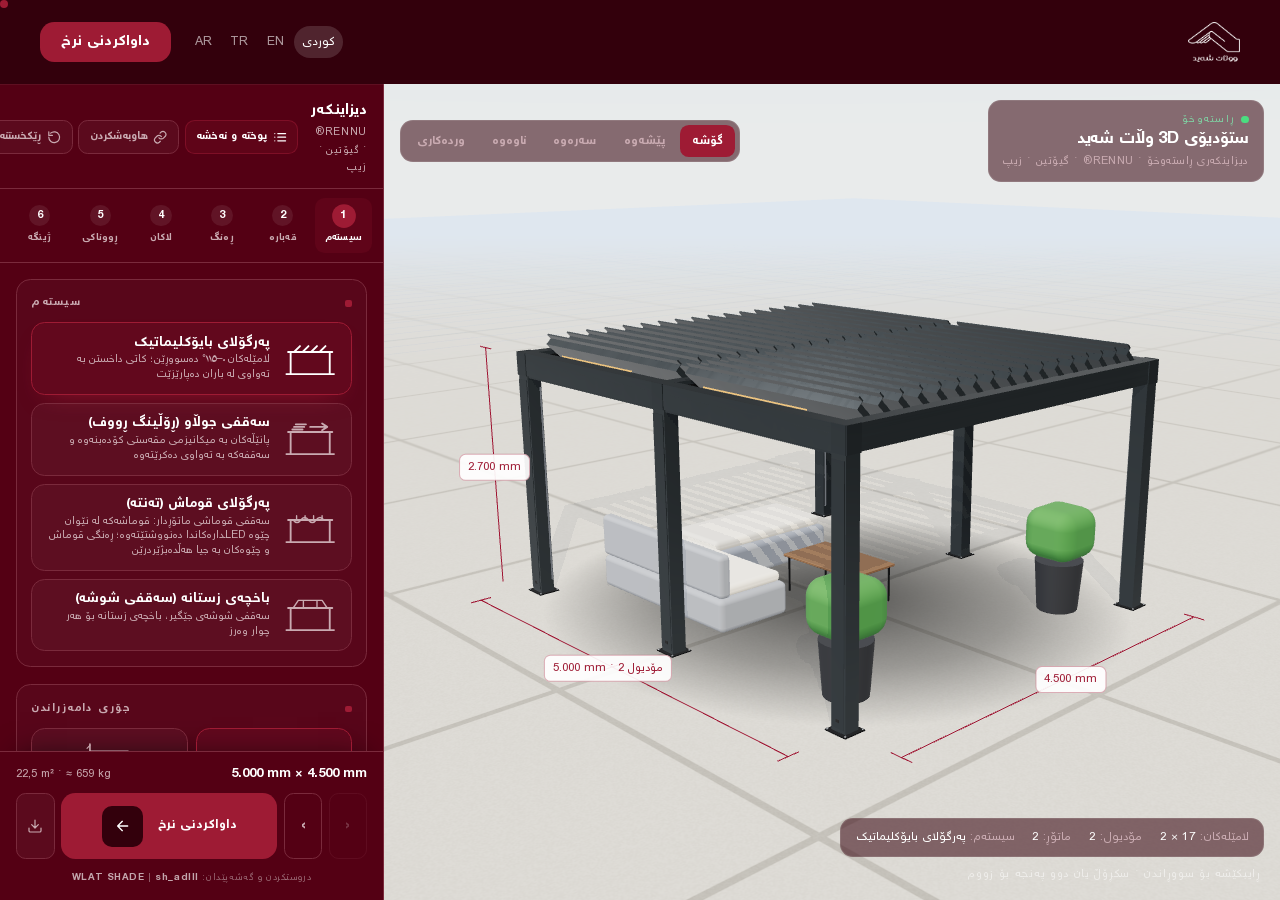
<file: 3d/index.html>
<!DOCTYPE html>
<html lang="en" dir="ltr">
    <head>
        <meta charset="utf-8">
        <meta name="viewport" content="width=device-width, initial-scale=1">
        <title>ستۆدیۆی 3D وڵات شەید | WLAT SHADE 3D Studio</title>
        <meta name="description" content="Design your pergola, rolling roof or winter garden live in 3D with WLAT SHADE: choose dimensions, colour and side closures, download the image and request a quote.">
        <meta property="og:type" content="website">
        <meta property="og:site_name" content="WLAT SHADE">
        <meta property="og:title" content="ستۆدیۆی 3D وڵات شەید | WLAT SHADE 3D Studio">
        <meta property="og:description" content="Design your pergola, rolling roof or winter garden live in 3D with WLAT SHADE: choose dimensions, colour and side closures, download the image and request a quote.">
        <meta name="twitter:card" content="summary">
        <link rel="icon" type="image/png" href="./favicon.png">
        <link rel="apple-touch-icon" href="./favicon.png">
        <meta name="theme-color" content="#33000c">
        <script>
            // Language: ?lang= in the URL, then the saved choice, then Kurdish (Sorani) by default.
            (function () {
                var l = null;
                try { l = new URLSearchParams(location.search).get('lang') || localStorage.getItem('shad3d_lang'); } catch (e) {}
                if (['ku', 'en', 'tr', 'ar'].indexOf(l) < 0) l = 'ku';
                window.__lang = l;
                var h = document.documentElement;
                h.lang = { ku: 'ckb', en: 'en', tr: 'tr', ar: 'ar' }[l];
                h.dir = (l === 'ku' || l === 'ar') ? 'rtl' : 'ltr';
            })();
        </script>
        <link rel="preconnect" href="https://fonts.googleapis.com">
        <link rel="preconnect" href="https://fonts.gstatic.com" crossorigin>
        <link rel="stylesheet" href="https://fonts.googleapis.com/css2?family=Vazirmatn:wght@400;500;600;700&amp;display=swap">
        <script>
            document.documentElement.classList.add('js');
            // JS'in ürettiği overlay butonları (lightbox/video) için çeviriler.
            window.uiLabels = {
                "close": "Close",
                "prev": "Previous",
                "next": "Next"
            };
            try {
                if (sessionStorage.getItem('tkn_preloaded'))
                    document.documentElement.classList.add('tkn-seen');
            } catch (e) {}
        </script>
        <link rel="preload" as="style" href="./app-D6Qy8FMo.css"/>
        <link rel="preload" as="style" href="./swiper-BoquALqy.css"/>
        <link rel="modulepreload" as="script" href="./app-Pm6LbogF.js"/>
        <link rel="modulepreload" as="script" href="./motion-B7PB-XZy.js"/>
        <link rel="modulepreload" as="script" href="./swiper-CI083D-Y.js"/>
        <link rel="stylesheet" href="./app-D6Qy8FMo.css" data-navigate-track="reload"/>
        <link rel="stylesheet" href="./swiper-BoquALqy.css" data-navigate-track="reload"/>
        <script type="module" src="./app-Pm6LbogF.js" data-navigate-track="reload"></script>
    </head>
    <body class="antialiased is-app">
        <a href="#main" class="skip-link">Skip to content</a>
        <div class="preloader" aria-hidden="true">
            <div class="preloader__veil"></div>
            <div class="preloader__brand">
                <img src="./logo-white.png" alt="" class="h-12 w-auto" decoding="async" fetchpriority="high">
            </div>
        </div>
        <header class="site-header">
            <div class="container-site">
                <div class="site-header__bar">
                    <a href="./" class="brand flex items-center shrink-0" aria-label="WLAT SHADE">
                        <img src="./logo-white.png" alt="WLAT SHADE" class="h-10 md:h-11 w-auto shrink-0" decoding="async">
                    </a>
                    <div class="flex items-center gap-4">
                        <div class="lang-switch" role="group" aria-label="Language">
                            <a role="button" tabindex="0" data-lang="ku" lang="ckb">کوردی</a>
                            <a role="button" tabindex="0" data-lang="en" lang="en">EN</a>
                            <a role="button" tabindex="0" data-lang="tr" lang="tr">TR</a>
                            <a role="button" tabindex="0" data-lang="ar" lang="ar">AR</a>
                        </div>
                        <a href="https://wa.me/9647701559272" target="_blank" rel="noopener noreferrer" class="btn btn-primary !py-3 !px-5 text-sm whitespace-nowrap" data-magnetic>
                    Request a Quote
                </a>
                    </div>
                </div>
            </div>
        </header>
        <main id="main">
            <section class="studio studio--app dark-section" data-studio3d="studio" data-config='{&quot;labels&quot;:{&quot;system&quot;:&quot;System&quot;,&quot;system_bio&quot;:&quot;Bioclimatic Pergola&quot;,&quot;system_rolling&quot;:&quot;Rolling Roof&quot;,&quot;system_glass&quot;:&quot;Winter Garden (Glass Roof)&quot;,&quot;mount&quot;:&quot;Mounting&quot;,&quot;mount_free&quot;:&quot;Freestanding (4 posts)&quot;,&quot;mount_wall&quot;:&quot;Wall-mounted&quot;,&quot;size&quot;:&quot;Size&quot;,&quot;colour&quot;:&quot;Profile colour (RAL)&quot;,&quot;sides&quot;:&quot;Side closures&quot;,&quot;side_front&quot;:&quot;Front&quot;,&quot;side_back&quot;:&quot;Back&quot;,&quot;side_left&quot;:&quot;Left&quot;,&quot;side_right&quot;:&quot;Right&quot;,&quot;kind_none&quot;:&quot;Open&quot;,&quot;kind_zip&quot;:&quot;Zip screen&quot;,&quot;kind_giy&quot;:&quot;Giyotinyum® Standard&quot;,&quot;kind_giyc&quot;:&quot;Giyotinyum® Wipeable&quot;,&quot;summary_title&quot;:&quot;Project summary and technical drawing&quot;,&quot;on&quot;:&quot;Yes&quot;,&quot;off&quot;:&quot;No&quot;,&quot;modules&quot;:&quot;modules&quot;,&quot;led_perimeter&quot;:&quot;Gutter LED attachment (perimeter / ambient)&quot;,&quot;led_panels&quot;:&quot;Panel edge LED (ceiling)&quot;,&quot;led_posts&quot;:&quot;Post LED (3rd direction)&quot;,&quot;led_giy&quot;:&quot;Giyotinyum top LED&quot;,&quot;led_mode_warm&quot;:&quot;Warm white&quot;,&quot;led_mode_white&quot;:&quot;White&quot;,&quot;led_mode_day&quot;:&quot;Daylight&quot;,&quot;led_mode_rgb&quot;:&quot;RGB cycle&quot;,&quot;led_mode_custom&quot;:&quot;Custom colour&quot;,&quot;comp_post&quot;:&quot;Rennu Column&quot;,&quot;comp_drain&quot;:&quot;hidden water drainage&quot;,&quot;comp_rail&quot;:&quot;Rennu Rail&quot;,&quot;comp_gutter&quot;:&quot;Rennu Gutter + LED attachment&quot;,&quot;comp_panel&quot;:&quot;Rennu Panel&quot;,&quot;comp_panel_sub&quot;:&quot;edge-axis rotation, double skin, edge LED&quot;,&quot;comp_piston&quot;:&quot;Linear piston + T12 timing belt&quot;,&quot;comp_piston_sub&quot;:&quot;95–115° panel angle&quot;,&quot;comp_scissor&quot;:&quot;Scissor linkage + 608 ZZ bearing wheels&quot;,&quot;comp_scissor_sub&quot;:&quot;panels stack on the motor side&quot;,&quot;comp_motor&quot;:&quot;Motor cover · Somfy / Mosel / Cuppon 120 Nm&quot;,&quot;comp_zip&quot;:&quot;Zip screen cassette&quot;,&quot;comp_zip_sub&quot;:&quot;zipped side guides + bottom bar · motorised&quot;,&quot;comp_giy&quot;:&quot;Giyotinyum® Standard&quot;,&quot;comp_giyc&quot;:&quot;Giyotinyum® Wipeable&quot;,&quot;comp_giy_sub&quot;:&quot;inox chain · top motor box · hidden top LED&quot;,&quot;giy_up&quot;:&quot;Stacks at top (standard)&quot;,&quot;giy_down&quot;:&quot;Stacks at bottom (reverse)&quot;,&quot;share_copied&quot;:&quot;Link copied&quot;,&quot;share&quot;:&quot;Share&quot;,&quot;system_pergola&quot;:&quot;Fabric Pergola (Awning)&quot;,&quot;kind_slide&quot;:&quot;Sliding glass&quot;,&quot;panel_sep&quot;:&quot;Separate louvre colour&quot;,&quot;slat_sep&quot;:&quot;Separate batten colour&quot;,&quot;panel_colour&quot;:&quot;Louvre colour (RAL)&quot;,&quot;slat_colour&quot;:&quot;Batten colour (RAL)&quot;,&quot;fabric_colour&quot;:&quot;Fabric colour&quot;,&quot;blades&quot;:&quot;Louvres&quot;,&quot;slats&quot;:&quot;Battens&quot;,&quot;comp_slide&quot;:&quot;Sliding glass system&quot;,&quot;comp_slide_sub&quot;:&quot;multi-track · panels stack to one side&quot;,&quot;comp_slat&quot;:&quot;Thick cornice batten (full LED)&quot;,&quot;comp_slat_sub&quot;:&quot;82 × 60 mm · T10 timing belt · fabric keder&quot;,&quot;comp_fabric&quot;:&quot;Blackout fabric&quot;,&quot;comp_fabric_sub&quot;:&quot;300 g/m² · fire retardant&quot;,&quot;kind_door&quot;:&quot;Glass door&quot;,&quot;comp_door&quot;:&quot;Double-leaf glass door&quot;,&quot;comp_door_sub&quot;:&quot;fixed side lights · opens outward&quot;,&quot;months&quot;:&quot;Jan,Feb,Mar,Apr,May,Jun,Jul,Aug,Sep,Oct,Nov,Dec&quot;,&quot;sun_below&quot;:&quot;below the horizon&quot;,&quot;project_name&quot;:&quot;Project name&quot;,&quot;dims&quot;:&quot;Dimensions&quot;,&quot;area&quot;:&quot;Area&quot;,&quot;plan_title&quot;:&quot;Plan view: tap an edge to cycle open → zip → Giyotinyum → wipeable → sliding glass → glass door; on wide structures each module is set separately.&quot;,&quot;dr_weight&quot;:&quot;Approx. weight&quot;,&quot;dr_same&quot;:&quot;same as frame&quot;,&quot;dr_motor&quot;:&quot;Motor&quot;,&quot;dr_motor_val&quot;:&quot;Somfy / Mosel / Cuppon 120 Nm · remote control&quot;,&quot;dr_plan&quot;:&quot;PLAN · TOP VIEW&quot;,&quot;dr_front&quot;:&quot;FRONT VIEW&quot;,&quot;dr_left&quot;:&quot;LEFT VIEW&quot;,&quot;dr_right&quot;:&quot;RIGHT VIEW&quot;,&quot;dr_project&quot;:&quot;Project&quot;,&quot;dr_date&quot;:&quot;Date&quot;,&quot;dr_code&quot;:&quot;Code&quot;,&quot;dr_note&quot;:&quot;Dimensions in mm. Preliminary design drawing attached to the quotation; not a production drawing.&quot;,&quot;dr_colour_frame&quot;:&quot;Frame colour&quot;,&quot;ctx_lost&quot;:&quot;The 3D view was interrupted; please reload the page.&quot;},&quot;defaults&quot;:{&quot;width&quot;:5,&quot;depth&quot;:4.5,&quot;height&quot;:2.7,&quot;angle&quot;:45},&quot;logo&quot;:&quot;./logo-red.png&quot;,&quot;saveUrl&quot;:&quot;&quot;,&quot;designBase&quot;:&quot;&quot;,&quot;csrf&quot;:&quot;&quot;,&quot;code&quot;:null,&quot;projectName&quot;:null}'>
                <div class="studio__layout">
                    <div class="studio__stage">
                        <div class="studio__canvas" data-studio-canvas data-lenis-prevent></div>
                        <div class="studio__loader" aria-hidden="true">
                            <span class="studio__loader-ring"></span>
                            <span>Preparing the 3D scene…</span>
                        </div>
                        <div class="studio__hud studio__hud--top">
                            <div class="studio__title">
                                <span class="studio__live">
                                    <i></i>Real-time
                                </span>
                                <h1>WLAT SHADE 3D Studio</h1>
                                <p>Live configurator · RENNU® · Giyotinyum® · Zip</p>
                            </div>
                            <div class="studio__views" role="group" aria-label="Kamera">
                                <button type="button" data-view="corner" class="is-active">Corner</button>
                                <button type="button" data-view="front">Front</button>
                                <button type="button" data-view="top">Top</button>
                                <button type="button" data-view="inside">Inside</button>
                                <button type="button" data-view="detail">Detail</button>
                            </div>
                        </div>
                        <div class="studio__hud studio__hud--bottom">
                            <div class="studio__readout mono-data">
                                <span>
                                    <span data-out="blades_label">Louvres</span>: <b data-out="blades">—</b>
                                </span>
                                <span>
                                    modules: <b data-out="modules">—</b>
                                </span>
                                <span>
                                    Motors: <b data-out="motors">—</b>
                                </span>
                                <span>
                                    System: <b data-out="system">—</b>
                                </span>
                            </div>
                            <p class="studio__hint">Drag to rotate · scroll or pinch to zoom</p>
                        </div>
                    </div>
                    <form class="studio__panel panel" data-studio-form data-lenis-prevent onsubmit="return false">
                        <header class="panel__head">
                            <div class="panel__brand">
                                <b>Configurator</b>
                                <span>RENNU® · Giyotinyum® · Zip</span>
                            </div>
                            <div class="panel__tools">
                                <button type="button" class="panel__tool panel__tool--accent" data-summary title="Project summary and technical drawing">
                                    <svg viewBox="0 0 24 24" fill="none" stroke="currentColor" stroke-width="2" stroke-linecap="round" stroke-linejoin="round" aria-hidden="true">
                                        <path d="M8 6h13M8 12h13M8 18h13"/>
                                        <path d="M3 6h.01M3 12h.01M3 18h.01"/>
                                    </svg>
                                    <span>Summary</span>
                                </button>
                                <button type="button" class="panel__tool" data-share title="Share">
                                    <svg viewBox="0 0 24 24" fill="none" stroke="currentColor" stroke-width="2" stroke-linecap="round" stroke-linejoin="round" aria-hidden="true">
                                        <path d="M10 13a5 5 0 0 0 7.5.5l3-3a5 5 0 0 0-7-7l-1.7 1.7"/>
                                        <path d="M14 11a5 5 0 0 0-7.5-.5l-3 3a5 5 0 0 0 7 7l1.7-1.7"/>
                                    </svg>
                                    <span data-share-label>Share</span>
                                </button>
                                <button type="button" class="panel__tool" data-reset title="Reset">
                                    <svg viewBox="0 0 24 24" fill="none" stroke="currentColor" stroke-width="2" stroke-linecap="round" stroke-linejoin="round" aria-hidden="true">
                                        <path d="M3 12a9 9 0 1 0 3-6.7"/>
                                        <path d="M3 3v6h6"/>
                                    </svg>
                                    <span>Reset</span>
                                </button>
                            </div>
                        </header>
                        <nav class="panel__tabs" role="tablist" aria-label="Step">
                            <button type="button" role="tab" data-tab="system" class="is-active" aria-selected="true">
                                <i>1</i>System
                            </button>
                            <button type="button" role="tab" data-tab="size" class="" aria-selected="false">
                                <i>2</i>Size
                            </button>
                            <button type="button" role="tab" data-tab="colour" class="" aria-selected="false">
                                <i>3</i>Colour
                            </button>
                            <button type="button" role="tab" data-tab="sides" class="" aria-selected="false">
                                <i>4</i>Sides
                            </button>
                            <button type="button" role="tab" data-tab="light" class="" aria-selected="false">
                                <i>5</i>Light
                            </button>
                            <button type="button" role="tab" data-tab="scene" class="" aria-selected="false">
                                <i>6</i>Scene
                            </button>
                        </nav>
                        <div class="panel__body" data-lenis-prevent>
                            <section class="panel__tab is-active" data-tab-panel="system">
                                <div class="panel__section">
                                    <h2 class="panel__h">System</h2>
                                    <div class="syscards" role="radiogroup">
                                        <label class="syscard">
                                            <input type="radio" name="system" value="bio" checked>
                                            <svg viewBox="0 0 64 48" fill="none" stroke="currentColor" stroke-width="2.2" stroke-linecap="round" stroke-linejoin="round" aria-hidden="true">
                                                <path d="M4 42h56M9 42V16M55 42V16M6 16h52"/>
                                                <path d="M13 16l7-7M23 16l7-7M33 16l7-7M43 16l7-7"/>
                                            </svg>
                                            <span>
                                                <b>Bioclimatic Pergola</b>
                                                <small>Louvres rotate 0–115°; full rain protection when closed</small>
                                            </span>
                                        </label>
                                        <label class="syscard">
                                            <input type="radio" name="system" value="rolling">
                                            <svg viewBox="0 0 64 48" fill="none" stroke="currentColor" stroke-width="2.2" stroke-linecap="round" stroke-linejoin="round" aria-hidden="true">
                                                <path d="M4 42h56M9 42V16M55 42V16M6 16h52"/>
                                                <path d="M11 13h12M13 10h12M15 7h12"/>
                                                <path d="M32 10h20M46 6l6 4-6 4"/>
                                            </svg>
                                            <span>
                                                <b>Rolling Roof</b>
                                                <small>Panels stack with a scissor linkage, roof opens fully</small>
                                            </span>
                                        </label>
                                        <label class="syscard">
                                            <input type="radio" name="system" value="pergola">
                                            <svg viewBox="0 0 64 48" fill="none" stroke="currentColor" stroke-width="2.2" stroke-linecap="round" stroke-linejoin="round" aria-hidden="true">
                                                <path d="M4 42h56M9 42V16M55 42V16M6 16h52"/>
                                                <path d="M12 16c3 4 6 4 9 0s6-4 9 0 6 4 9 0 6-4 9 0" stroke-width="1.8"/>
                                                <path d="M16 11v5M26 11v5M36 11v5M46 11v5" stroke-width="1.6"/>
                                            </svg>
                                            <span>
                                                <b>Fabric Pergola (Awning)</b>
                                                <small>Motorised fabric roof: the fabric folds between LED cornice battens; fabric and batten colours chosen separately</small>
                                            </span>
                                        </label>
                                        <label class="syscard">
                                            <input type="radio" name="system" value="glass">
                                            <svg viewBox="0 0 64 48" fill="none" stroke="currentColor" stroke-width="2.2" stroke-linecap="round" stroke-linejoin="round" aria-hidden="true">
                                                <path d="M4 42h56M9 42V16M55 42V16M6 16h52"/>
                                                <path d="M12 16l6-9h28l6 9M24 7v9M40 7v9" stroke-width="1.6"/>
                                            </svg>
                                            <span>
                                                <b>Winter Garden (Glass Roof)</b>
                                                <small>Fixed glass roof, four-season winter garden</small>
                                            </span>
                                        </label>
                                    </div>
                                </div>
                                <div class="panel__section">
                                    <h2 class="panel__h">Mounting</h2>
                                    <div class="syscards syscards--2" role="radiogroup">
                                        <label class="syscard">
                                            <input type="radio" name="mount" value="free" checked>
                                            <svg viewBox="0 0 64 48" fill="none" stroke="currentColor" stroke-width="2.2" stroke-linecap="round" aria-hidden="true">
                                                <path d="M6 14h52M10 42V14M22 42V14M42 42V14M54 42V14"/>
                                            </svg>
                                            <span>
                                                <b>Freestanding (4 posts)</b>
                                                <small>Freestanding, 4 posts per module</small>
                                            </span>
                                        </label>
                                        <label class="syscard">
                                            <input type="radio" name="mount" value="wall">
                                            <svg viewBox="0 0 64 48" fill="none" stroke="currentColor" stroke-width="2.2" stroke-linecap="round" aria-hidden="true">
                                                <path d="M6 46V4M6 14h52M24 42V14M54 42V14"/>
                                                <path d="M2 10l4-4M2 20l4-4M2 30l4-4M2 40l4-4" stroke-width="1.4"/>
                                            </svg>
                                            <span>
                                                <b>Wall-mounted</b>
                                                <small>Rear edge fixed to the wall, front posts only</small>
                                            </span>
                                        </label>
                                    </div>
                                </div>
                            </section>
                            <section class="panel__tab" data-tab-panel="size">
                                <div class="panel__section">
                                    <h2 class="panel__h">Quick sizes</h2>
                                    <div class="chips">
                                        <button type="button" class="chip-btn" data-preset="4000x3000">4,0 × 3,0 m</button>
                                        <button type="button" class="chip-btn" data-preset="5000x4000">5,0 × 4,0 m</button>
                                        <button type="button" class="chip-btn" data-preset="6000x4500">6,0 × 4,5 m</button>
                                        <button type="button" class="chip-btn" data-preset="8000x5000">8,0 × 5,0 m</button>
                                        <button type="button" class="chip-btn" data-preset="12000x7000">12,0 × 7,0 m</button>
                                    </div>
                                </div>
                                <div class="panel__section">
                                    <h2 class="panel__h">Dimensions</h2>
                                    <div class="studio__slider">
                                        <div class="studio__slider-head">
                                            <label for="st-width">Width</label>
                                            <span class="studio__num">
                                                <input type="number" data-num="width" min="2000" max="12000" step="10" value="5000" inputmode="numeric" aria-label="Width (mm)">
                                                <i>mm</i>
                                            </span>
                                        </div>
                                        <input type="range" id="st-width" name="width" min="2000" max="12000" step="10" value="5000">
                                        <span class="studio__limits mono-data" aria-hidden="true">
                                            <span>2000</span>
                                            <span>12000</span>
                                        </span>
                                    </div>
                                    <div class="studio__slider">
                                        <div class="studio__slider-head">
                                            <label for="st-depth">Projection</label>
                                            <span class="studio__num">
                                                <input type="number" data-num="depth" min="2000" max="7600" step="10" value="4500" inputmode="numeric" aria-label="Projection (mm)">
                                                <i>mm</i>
                                            </span>
                                        </div>
                                        <input type="range" id="st-depth" name="depth" min="2000" max="7600" step="10" value="4500">
                                        <span class="studio__limits mono-data" aria-hidden="true">
                                            <span>2000</span>
                                            <span>7600</span>
                                        </span>
                                    </div>
                                    <div class="studio__slider">
                                        <div class="studio__slider-head">
                                            <label for="st-height">Height</label>
                                            <span class="studio__num">
                                                <input type="number" data-num="height" min="2200" max="4000" step="10" value="2700" inputmode="numeric" aria-label="Height (mm)">
                                                <i>mm</i>
                                            </span>
                                        </div>
                                        <input type="range" id="st-height" name="height" min="2200" max="4000" step="10" value="2700">
                                        <span class="studio__limits mono-data" aria-hidden="true">
                                            <span>2200</span>
                                            <span>4000</span>
                                        </span>
                                    </div>
                                    <p class="studio__note">Drag or type the size in millimetres; values snap to 10 mm steps. 1 module = max. 4000 mm front; wider sizes add an intermediate rail and post automatically.</p>
                                </div>
                                <div class="panel__section" data-only="bio rolling pergola">
                                    <h2 class="panel__h">Roof</h2>
                                    <div class="studio__slider" data-only="bio">
                                        <div class="studio__slider-head">
                                            <label for="st-angle">Louvre angle</label>
                                            <b class="mono-data text-(--color-brand)" data-out="angle">45°</b>
                                        </div>
                                        <input type="range" id="st-angle" name="angle" min="0" max="115" step="1" value="45">
                                        <span class="studio__limits mono-data" aria-hidden="true">
                                            <span>0°</span>
                                            <span>115°</span>
                                        </span>
                                    </div>
                                    <div class="studio__slider" data-only="rolling pergola" hidden>
                                        <div class="studio__slider-head">
                                            <label for="st-open">Roof opening</label>
                                            <b class="mono-data text-(--color-brand)" data-out="open">35%</b>
                                        </div>
                                        <input type="range" id="st-open" name="open" min="0" max="100" step="1" value="35">
                                        <span class="studio__limits mono-data" aria-hidden="true">
                                            <span>0%</span>
                                            <span>100%</span>
                                        </span>
                                    </div>
                                    <div class="chips">
                                        <button type="button" class="chip-btn" data-roof="open">Open roof</button>
                                        <button type="button" class="chip-btn" data-roof="close">Close roof</button>
                                    </div>
                                </div>
                            </section>
                            <section class="panel__tab" data-tab-panel="colour">
                                <div class="panel__section">
                                    <h2 class="panel__h">
                                        Profile colour (RAL) <b class="mono-data font-normal text-(--color-cloud)" data-out="colour">RAL 7016</b>
                                    </h2>
                                    <div class="swatches swatches--named" role="radiogroup">
                                        <label class="swatch " title="RAL 7016 · Antrasit">
                                            <input type="radio" name="colour" value="RAL 7016" data-hex="#383e42" checked>
                                            <span style="--sw: #383e42"></span>
                                            <small>RAL 7016</small>
                                        </label>
                                        <label class="swatch " title="RAL 9005 · Siyah">
                                            <input type="radio" name="colour" value="RAL 9005" data-hex="#101113">
                                            <span style="--sw: #101113"></span>
                                            <small>RAL 9005</small>
                                        </label>
                                        <label class="swatch " title="RAL 9016 · Beyaz">
                                            <input type="radio" name="colour" value="RAL 9016" data-hex="#f1f0ea">
                                            <span style="--sw: #f1f0ea"></span>
                                            <small>RAL 9016</small>
                                        </label>
                                        <label class="swatch " title="RAL 9006 · Gümüş">
                                            <input type="radio" name="colour" value="RAL 9006" data-hex="#a7aaa9">
                                            <span style="--sw: #a7aaa9"></span>
                                            <small>RAL 9006</small>
                                        </label>
                                        <label class="swatch " title="RAL 7035 · Açık gri">
                                            <input type="radio" name="colour" value="RAL 7035" data-hex="#c9cbc8">
                                            <span style="--sw: #c9cbc8"></span>
                                            <small>RAL 7035</small>
                                        </label>
                                        <label class="swatch " title="RAL 8017 · Kahve">
                                            <input type="radio" name="colour" value="RAL 8017" data-hex="#46322d">
                                            <span style="--sw: #46322d"></span>
                                            <small>RAL 8017</small>
                                        </label>
                                        <label class="swatch " title="RAL 1013 · Krem">
                                            <input type="radio" name="colour" value="RAL 1013" data-hex="#e6dcc6">
                                            <span style="--sw: #e6dcc6"></span>
                                            <small>RAL 1013</small>
                                        </label>
                                        <label class="swatch " title="RAL 6005 · Yeşil">
                                            <input type="radio" name="colour" value="RAL 6005" data-hex="#12452f">
                                            <span style="--sw: #12452f"></span>
                                            <small>RAL 6005</small>
                                        </label>
                                        <label class="swatch " title="RAL 3004 · Bordo">
                                            <input type="radio" name="colour" value="RAL 3004" data-hex="#6c1f26">
                                            <span style="--sw: #6c1f26"></span>
                                            <small>RAL 3004</small>
                                        </label>
                                        <label class="swatch " title="RAL 5010 · Lacivert">
                                            <input type="radio" name="colour" value="RAL 5010" data-hex="#0f2b4e">
                                            <span style="--sw: #0f2b4e"></span>
                                            <small>RAL 5010</small>
                                        </label>
                                        <label class="swatch " title="RAL 7024 · Grafit">
                                            <input type="radio" name="colour" value="RAL 7024" data-hex="#474a51">
                                            <span style="--sw: #474a51"></span>
                                            <small>RAL 7024</small>
                                        </label>
                                        <label class="swatch swatch--wood" title="Ahşap · Ahşap doku">
                                            <input type="radio" name="colour" value="Ahşap" data-hex="#8a5a2b">
                                            <span style="--sw: #8a5a2b"></span>
                                            <small>Ahşap</small>
                                        </label>
                                    </div>
                                    <p class="studio__note">All RAL colours and wood effect are applied as electrostatic powder coating (min. 60 µm).</p>
                                </div>
                                <div class="panel__section" data-only="bio rolling pergola">
                                    <label class="lightrow lightrow--sep">
                                        <svg viewBox="0 0 24 24" fill="none" stroke="currentColor" stroke-width="2" stroke-linecap="round" stroke-linejoin="round" aria-hidden="true">
                                            <rect x="3" y="4" width="18" height="16" rx="2"/>
                                            <path d="M3 10h18M3 15h18"/>
                                        </svg>
                                        <span data-label-panelsep>Separate louvre colour</span>
                                        <span class="toggle">
                                            <input type="checkbox" name="panel_sep">
                                            <i></i>
                                        </span>
                                    </label>
                                    <div class="panel__sub" data-if-panelsep hidden>
                                        <h2 class="panel__h">
                                            <span data-label-panel>Louvre colour (RAL)</span>
                                            <b class="mono-data font-normal text-(--color-cloud)" data-out="panel_colour">RAL 7016</b>
                                        </h2>
                                        <div class="swatches swatches--named" role="radiogroup">
                                            <label class="swatch " title="RAL 7016 · Antrasit">
                                                <input type="radio" name="panel_colour" value="RAL 7016" data-hex="#383e42" checked>
                                                <span style="--sw: #383e42"></span>
                                                <small>RAL 7016</small>
                                            </label>
                                            <label class="swatch " title="RAL 9005 · Siyah">
                                                <input type="radio" name="panel_colour" value="RAL 9005" data-hex="#101113">
                                                <span style="--sw: #101113"></span>
                                                <small>RAL 9005</small>
                                            </label>
                                            <label class="swatch " title="RAL 9016 · Beyaz">
                                                <input type="radio" name="panel_colour" value="RAL 9016" data-hex="#f1f0ea">
                                                <span style="--sw: #f1f0ea"></span>
                                                <small>RAL 9016</small>
                                            </label>
                                            <label class="swatch " title="RAL 9006 · Gümüş">
                                                <input type="radio" name="panel_colour" value="RAL 9006" data-hex="#a7aaa9">
                                                <span style="--sw: #a7aaa9"></span>
                                                <small>RAL 9006</small>
                                            </label>
                                            <label class="swatch " title="RAL 7035 · Açık gri">
                                                <input type="radio" name="panel_colour" value="RAL 7035" data-hex="#c9cbc8">
                                                <span style="--sw: #c9cbc8"></span>
                                                <small>RAL 7035</small>
                                            </label>
                                            <label class="swatch " title="RAL 8017 · Kahve">
                                                <input type="radio" name="panel_colour" value="RAL 8017" data-hex="#46322d">
                                                <span style="--sw: #46322d"></span>
                                                <small>RAL 8017</small>
                                            </label>
                                            <label class="swatch " title="RAL 1013 · Krem">
                                                <input type="radio" name="panel_colour" value="RAL 1013" data-hex="#e6dcc6">
                                                <span style="--sw: #e6dcc6"></span>
                                                <small>RAL 1013</small>
                                            </label>
                                            <label class="swatch " title="RAL 6005 · Yeşil">
                                                <input type="radio" name="panel_colour" value="RAL 6005" data-hex="#12452f">
                                                <span style="--sw: #12452f"></span>
                                                <small>RAL 6005</small>
                                            </label>
                                            <label class="swatch " title="RAL 3004 · Bordo">
                                                <input type="radio" name="panel_colour" value="RAL 3004" data-hex="#6c1f26">
                                                <span style="--sw: #6c1f26"></span>
                                                <small>RAL 3004</small>
                                            </label>
                                            <label class="swatch " title="RAL 5010 · Lacivert">
                                                <input type="radio" name="panel_colour" value="RAL 5010" data-hex="#0f2b4e">
                                                <span style="--sw: #0f2b4e"></span>
                                                <small>RAL 5010</small>
                                            </label>
                                            <label class="swatch " title="RAL 7024 · Grafit">
                                                <input type="radio" name="panel_colour" value="RAL 7024" data-hex="#474a51">
                                                <span style="--sw: #474a51"></span>
                                                <small>RAL 7024</small>
                                            </label>
                                            <label class="swatch swatch--wood" title="Ahşap · Ahşap doku">
                                                <input type="radio" name="panel_colour" value="Ahşap" data-hex="#8a5a2b">
                                                <span style="--sw: #8a5a2b"></span>
                                                <small>Ahşap</small>
                                            </label>
                                        </div>
                                        <p class="studio__note">When on, frame and louvres are coated in different colours, e.g. a black frame with white or cream louvres.</p>
                                    </div>
                                </div>
                                <div class="panel__section" data-only="pergola" hidden>
                                    <h2 class="panel__h">
                                        Fabric colour <b class="mono-data font-normal text-(--color-cloud)" data-out="fabric_colour">Krem</b>
                                    </h2>
                                    <div class="swatches swatches--named swatches--fabric" role="radiogroup">
                                        <label class="swatch" title="Krem">
                                            <input type="radio" name="fabric" value="Krem" data-hex="#e9e1cf" checked>
                                            <span style="--sw: #e9e1cf"></span>
                                            <small>Krem</small>
                                        </label>
                                        <label class="swatch" title="Beyaz">
                                            <input type="radio" name="fabric" value="Beyaz" data-hex="#f3f2ee">
                                            <span style="--sw: #f3f2ee"></span>
                                            <small>Beyaz</small>
                                        </label>
                                        <label class="swatch" title="Bej">
                                            <input type="radio" name="fabric" value="Bej" data-hex="#d8c9a6">
                                            <span style="--sw: #d8c9a6"></span>
                                            <small>Bej</small>
                                        </label>
                                        <label class="swatch" title="Gri">
                                            <input type="radio" name="fabric" value="Gri" data-hex="#a3a7ac">
                                            <span style="--sw: #a3a7ac"></span>
                                            <small>Gri</small>
                                        </label>
                                        <label class="swatch" title="Antrasit">
                                            <input type="radio" name="fabric" value="Antrasit" data-hex="#4b5058">
                                            <span style="--sw: #4b5058"></span>
                                            <small>Antrasit</small>
                                        </label>
                                        <label class="swatch" title="Siyah">
                                            <input type="radio" name="fabric" value="Siyah" data-hex="#202326">
                                            <span style="--sw: #202326"></span>
                                            <small>Siyah</small>
                                        </label>
                                        <label class="swatch" title="Bordo">
                                            <input type="radio" name="fabric" value="Bordo" data-hex="#7b2733">
                                            <span style="--sw: #7b2733"></span>
                                            <small>Bordo</small>
                                        </label>
                                        <label class="swatch" title="Lacivert">
                                            <input type="radio" name="fabric" value="Lacivert" data-hex="#1f3a5f">
                                            <span style="--sw: #1f3a5f"></span>
                                            <small>Lacivert</small>
                                        </label>
                                        <label class="swatch" title="Yeşil">
                                            <input type="radio" name="fabric" value="Yeşil" data-hex="#355f47">
                                            <span style="--sw: #355f47"></span>
                                            <small>Yeşil</small>
                                        </label>
                                        <label class="swatch" title="Kahve">
                                            <input type="radio" name="fabric" value="Kahve" data-hex="#5b4334">
                                            <span style="--sw: #5b4334"></span>
                                            <small>Kahve</small>
                                        </label>
                                    </div>
                                    <p class="studio__note">Blackout fabric: 300 g/m², fire retardant (FR), 2800 mm width; held in the cornice battens by keder.</p>
                                </div>
                            </section>
                            <section class="panel__tab" data-tab-panel="sides">
                                <div class="panel__section">
                                    <h2 class="panel__h">Side closures</h2>
                                    <p class="studio__note !mt-0">Plan view: tap an edge to cycle open → zip → Giyotinyum → wipeable → sliding glass → glass door; on wide structures each module is set separately.</p>
                                    <div class="plan" aria-label="Plan view: tap an edge to cycle open → zip → Giyotinyum → wipeable → sliding glass → glass door; on wide structures each module is set separately.">
                                        <div class="plan__box">
                                            <span data-out="system">—</span>
                                        </div>
                                        <div class="plan__edge plan__edge--back" data-plan-edge="back"></div>
                                        <div class="plan__edge plan__edge--left" data-plan-edge="left"></div>
                                        <div class="plan__edge plan__edge--right" data-plan-edge="right"></div>
                                        <div class="plan__edge plan__edge--front" data-plan-edge="front"></div>
                                    </div>
                                    <div class="plan__legend">
                                        <span class="k-none">Open</span>
                                        <span class="k-zip">Zip screen</span>
                                        <span class="k-giy">Giyotinyum® Standard</span>
                                        <span class="k-giyc">Giyotinyum® Wipeable</span>
                                        <span class="k-slide">Sliding glass</span>
                                        <span class="k-door">Glass door</span>
                                    </div>
                                    <div class="chips mt-2">
                                        <button type="button" class="chip-btn" data-sides-all="zip">All zip</button>
                                        <button type="button" class="chip-btn" data-sides-all="giy">All glass</button>
                                        <button type="button" class="chip-btn" data-sides-all="slide">All sliding glass</button>
                                        <button type="button" class="chip-btn" data-sides-all="none">Remove all</button>
                                    </div>
                                </div>
                                <div class="panel__section" data-if-giy hidden>
                                    <h2 class="panel__h">Guillotine stacking</h2>
                                    <div class="seg-grid seg-grid--2" role="radiogroup">
                                        <label class="seg">
                                            <input type="radio" name="giy_dir" value="up" checked>
                                            <span>Stacks at top (standard)</span>
                                        </label>
                                        <label class="seg">
                                            <input type="radio" name="giy_dir" value="down">
                                            <span>Stacks at bottom (reverse)</span>
                                        </label>
                                    </div>
                                </div>
                                <div class="panel__section" data-if-sides hidden>
                                    <div class="studio__slider">
                                        <div class="studio__slider-head">
                                            <label for="st-side">Closure opening</label>
                                            <b class="mono-data text-(--color-brand)" data-out="side">0%</b>
                                        </div>
                                        <input type="range" id="st-side" name="side_open" min="0" max="100" step="1" value="0">
                                    </div>
                                    <label class="toggle" data-if-giyc hidden>
                                        <input type="checkbox" name="clean">
                                        <i></i>
                                        <span>Cleaning position (pane tilts inward)</span>
                                    </label>
                                </div>
                            </section>
                            <section class="panel__tab" data-tab-panel="light">
                                <div class="panel__section">
                                    <label class="lightrow lightrow--master">
                                        <svg viewBox="0 0 24 24" fill="none" stroke="currentColor" stroke-width="2" stroke-linecap="round" aria-hidden="true">
                                            <path d="M9 18h6M10 21h4M12 3a6 6 0 0 0-4 10.5c.7.6 1 1.3 1 2.5h6c0-1.2.3-1.9 1-2.5A6 6 0 0 0 12 3Z"/>
                                        </svg>
                                        <span>Lights</span>
                                        <span class="toggle">
                                            <input type="checkbox" name="led_master" checked>
                                            <i></i>
                                        </span>
                                    </label>
                                    <h2 class="panel__h mt-3">Scenes</h2>
                                    <div class="chips">
                                        <button type="button" class="chip-btn" data-light-preset="dinner">Dinner</button>
                                        <button type="button" class="chip-btn" data-light-preset="party">Party (RGB)</button>
                                        <button type="button" class="chip-btn" data-light-preset="day">Daytime</button>
                                        <button type="button" class="chip-btn" data-light-preset="off">Lights off</button>
                                    </div>
                                </div>
                                <div class="panel__section">
                                    <h2 class="panel__h">Light zones</h2>
                                    <div class="lightrows">
                                        <label class="lightrow">
                                            <svg viewBox="0 0 24 24" fill="none" stroke="currentColor" stroke-width="2" stroke-linecap="round" aria-hidden="true">
                                                <rect x="3" y="5" width="18" height="14" rx="2"/>
                                                <path d="M3 15h18" stroke-dasharray="2 2"/>
                                            </svg>
                                            <span>Gutter LED attachment (perimeter / ambient)</span>
                                            <span class="toggle">
                                                <input type="checkbox" name="led_perimeter" checked>
                                                <i></i>
                                            </span>
                                        </label>
                                        <label class="lightrow">
                                            <svg viewBox="0 0 24 24" fill="none" stroke="currentColor" stroke-width="2" stroke-linecap="round" aria-hidden="true">
                                                <path d="M4 7h16M4 12h16M4 17h16"/>
                                            </svg>
                                            <span>Panel edge LED (ceiling)</span>
                                            <span class="toggle">
                                                <input type="checkbox" name="led_panels" checked>
                                                <i></i>
                                            </span>
                                        </label>
                                        <label class="lightrow">
                                            <svg viewBox="0 0 24 24" fill="none" stroke="currentColor" stroke-width="2" stroke-linecap="round" aria-hidden="true">
                                                <path d="M8 3v18M16 3v18M5 21h6M13 21h6"/>
                                            </svg>
                                            <span>Post LED (3rd direction)</span>
                                            <span class="toggle">
                                                <input type="checkbox" name="led_posts">
                                                <i></i>
                                            </span>
                                        </label>
                                        <label class="lightrow" data-if-giy hidden>
                                            <svg viewBox="0 0 24 24" fill="none" stroke="currentColor" stroke-width="2" stroke-linecap="round" aria-hidden="true">
                                                <rect x="4" y="3" width="16" height="4" rx="1"/>
                                                <path d="M8 7v14M16 7v14M8 14h8"/>
                                            </svg>
                                            <span>Giyotinyum top LED</span>
                                            <span class="toggle">
                                                <input type="checkbox" name="led_giy" checked>
                                                <i></i>
                                            </span>
                                        </label>
                                    </div>
                                </div>
                                <div class="panel__section">
                                    <h2 class="panel__h">Light mode</h2>
                                    <div class="ledmodes" role="radiogroup">
                                        <label class="ledmode" title="Warm white">
                                            <input type="radio" name="led_mode" value="warm" checked>
                                            <span style="--sw:#ffd38a"></span>
                                            <small>Warm white</small>
                                        </label>
                                        <label class="ledmode" title="White">
                                            <input type="radio" name="led_mode" value="white">
                                            <span style="--sw:#ffffff"></span>
                                            <small>White</small>
                                        </label>
                                        <label class="ledmode" title="Daylight">
                                            <input type="radio" name="led_mode" value="day">
                                            <span style="--sw:#dfeeff"></span>
                                            <small>Daylight</small>
                                        </label>
                                        <label class="ledmode ledmode--rgb" title="RGB cycle">
                                            <input type="radio" name="led_mode" value="rgb">
                                            <span></span>
                                            <small>RGB cycle</small>
                                        </label>
                                        <label class="ledmode" title="Custom colour">
                                            <input type="radio" name="led_mode" value="custom">
                                            <span class="ledmode__custom">
                                                <input type="color" name="led_custom" value="#ff4fd8" aria-label="Custom colour">
                                            </span>
                                            <small>Custom colour</small>
                                        </label>
                                    </div>
                                    <div class="studio__slider mt-3">
                                        <div class="studio__slider-head">
                                            <label for="st-dim">Dimmer</label>
                                            <b class="mono-data text-(--color-brand)" data-out="dim">100%</b>
                                        </div>
                                        <input type="range" id="st-dim" name="led_dim" min="10" max="100" step="1" value="100">
                                    </div>
                                    <p class="studio__note">Catalogue: 12V Samsung silicone LED, single/double/triple-direction ambient lighting, RGB and dimmer control; hidden 24V dimmable top lamp on Giyotinyum.</p>
                                </div>
                            </section>
                            <section class="panel__tab" data-tab-panel="scene">
                                <div class="panel__section">
                                    <h2 class="panel__h">Scene</h2>
                                    <div class="icotoggles">
                                        <label class="icotoggle">
                                            <input type="checkbox" name="night">
                                            <svg viewBox="0 0 24 24" fill="none" stroke="currentColor" stroke-width="2" stroke-linecap="round" aria-hidden="true">
                                                <path d="M21 13A8 8 0 1 1 11 3a6 6 0 0 0 10 10Z"/>
                                            </svg>
                                            <span>Night</span>
                                        </label>
                                        <label class="icotoggle">
                                            <input type="checkbox" name="rain">
                                            <svg viewBox="0 0 24 24" fill="none" stroke="currentColor" stroke-width="2" stroke-linecap="round" aria-hidden="true">
                                                <path d="M7 15a4 4 0 0 1-.5-8A6 6 0 0 1 18 8a3.5 3.5 0 0 1 0 7H7Z"/>
                                                <path d="M8 18l-1 3M12 18l-1 3M16 18l-1 3"/>
                                            </svg>
                                            <span>Rain</span>
                                        </label>
                                        <label class="icotoggle">
                                            <input type="checkbox" name="furniture" checked>
                                            <svg viewBox="0 0 24 24" fill="none" stroke="currentColor" stroke-width="2" stroke-linecap="round" aria-hidden="true">
                                                <path d="M4 12V8a3 3 0 0 1 3-3h10a3 3 0 0 1 3 3v4"/>
                                                <path d="M3 13a2 2 0 0 1 2-2h14a2 2 0 0 1 2 2v5H3v-5ZM5 18v2M19 18v2"/>
                                            </svg>
                                            <span>Furniture</span>
                                        </label>
                                        <label class="icotoggle">
                                            <input type="checkbox" name="env" checked>
                                            <svg viewBox="0 0 24 24" fill="none" stroke="currentColor" stroke-width="2" stroke-linecap="round" stroke-linejoin="round" aria-hidden="true">
                                                <path d="M12 3l4 6h-2l3 5h-3l2 4H8l2-4H7l3-5H8z"/>
                                                <path d="M12 18v3"/>
                                            </svg>
                                            <span>Surroundings</span>
                                        </label>
                                        <label class="icotoggle">
                                            <input type="checkbox" name="dims" checked>
                                            <svg viewBox="0 0 24 24" fill="none" stroke="currentColor" stroke-width="2" stroke-linecap="round" aria-hidden="true">
                                                <path d="M3 17h18M3 14v6M21 14v6M7 17v-2M11 17v-3M15 17v-2M4 7h16"/>
                                            </svg>
                                            <span>Dimension lines</span>
                                        </label>
                                        <label class="icotoggle icotoggle--tech">
                                            <input type="checkbox" name="tech">
                                            <svg viewBox="0 0 24 24" fill="none" stroke="currentColor" stroke-width="2" stroke-linecap="round" stroke-linejoin="round" aria-hidden="true">
                                                <path d="m21 16-9 5-9-5V8l9-5 9 5Z"/>
                                                <path d="m3.3 8.3 8.7 4.9 8.7-4.9M12 13.2V21M12 3v10"/>
                                            </svg>
                                            <span>Technical view</span>
                                        </label>
                                        <label class="icotoggle">
                                            <input type="checkbox" name="autorotate">
                                            <svg viewBox="0 0 24 24" fill="none" stroke="currentColor" stroke-width="2" stroke-linecap="round" aria-hidden="true">
                                                <path d="M3 12a9 9 0 1 0 3-6.7"/>
                                                <path d="M3 3v6h6"/>
                                                <circle cx="12" cy="12" r="2"/>
                                            </svg>
                                            <span>Auto-rotate</span>
                                        </label>
                                    </div>
                                    <p class="studio__note">Edge lines, hidden mechanism (piston, belt, chain, drainage) and part callouts</p>
                                </div>
                                <div class="panel__section">
                                    <label class="lightrow lightrow--sun">
                                        <svg viewBox="0 0 24 24" fill="none" stroke="currentColor" stroke-width="2" stroke-linecap="round" aria-hidden="true">
                                            <circle cx="12" cy="12" r="4"/>
                                            <path d="M12 2v2M12 20v2M4.9 4.9l1.4 1.4M17.7 17.7l1.4 1.4M2 12h2M20 12h2M4.9 19.1l1.4-1.4M17.7 6.3l1.4-1.4"/>
                                        </svg>
                                        <span>Sun and shadow simulation</span>
                                        <span class="toggle">
                                            <input type="checkbox" name="sun">
                                            <i></i>
                                        </span>
                                    </label>
                                    <div class="panel__sub" data-if-sun hidden>
                                        <div class="studio__slider">
                                            <div class="studio__slider-head">
                                                <label for="st-sunh">Time</label>
                                                <b class="mono-data text-(--color-brand)" data-out="sun_hour">14:00</b>
                                            </div>
                                            <input type="range" id="st-sunh" name="sun_hour" min="5" max="21" step="0.5" value="14">
                                        </div>
                                        <div class="studio__slider">
                                            <div class="studio__slider-head">
                                                <label for="st-sunm">Month</label>
                                                <b class="mono-data text-(--color-brand)" data-out="sun_month">—</b>
                                            </div>
                                            <input type="range" id="st-sunm" name="sun_month" min="1" max="12" step="1" value="6">
                                        </div>
                                        <div class="studio__slider">
                                            <div class="studio__slider-head">
                                                <label for="st-north">North direction</label>
                                                <b class="mono-data text-(--color-brand)" data-out="north">0°</b>
                                            </div>
                                            <input type="range" id="st-north" name="north" min="0" max="355" step="5" value="0">
                                        </div>
                                        <label class="studio__select">
                                            <span>Location</span>
                                            <select name="city">
                                                <option value="adana">Adana</option>
                                                <option value="istanbul">İstanbul</option>
                                                <option value="ankara">Ankara</option>
                                                <option value="izmir">İzmir</option>
                                                <option value="antalya">Antalya</option>
                                                <option value="bursa">Bursa</option>
                                                <option value="gaziantep">Gaziantep</option>
                                                <option value="trabzon">Trabzon</option>
                                            </select>
                                        </label>
                                        <p class="studio__note">
                                            0° when the back of the structure faces north; rotate to see the real shadow. Sun elevation / azimuth: <b class="mono-data" data-out="sun_el"></b>
                                        </p>
                                    </div>
                                </div>
                                <div class="panel__section">
                                    <h2 class="panel__h">Corner · Front · Top</h2>
                                    <div class="chips">
                                        <button type="button" class="chip-btn" data-view="corner">Corner</button>
                                        <button type="button" class="chip-btn" data-view="front">Front</button>
                                        <button type="button" class="chip-btn" data-view="top">Top</button>
                                        <button type="button" class="chip-btn" data-view="inside">Inside</button>
                                        <button type="button" class="chip-btn" data-view="detail">Detail</button>
                                    </div>
                                    <p class="studio__note">The model is representative; final dimensions and details are confirmed at the technical design stage.</p>
                                </div>
                            </section>
                        </div>
                        <footer class="panel__foot">
                            <div class="panel__summary mono-data">
                                <b data-out="size">—</b>
                                <span>
                                    <span data-out="area">—</span> · <span data-out="weight">—</span>
                                </span>
                            </div>
                            <div class="panel__foot-actions">
                                <button type="button" class="panel__navbtn" data-tab-prev aria-label="Back">‹</button>
                                <button type="button" class="panel__navbtn" data-tab-next aria-label="Next">›</button>
                                <a href="https://wa.me/9647701559272" class="btn btn-primary btn--chip" target="_blank" rel="noopener noreferrer" data-studio-quote data-product="2">
                                    <span>Request quote</span>
                                    <span class="btn__chip">
                                        <svg viewBox="0 0 24 24" fill="none" stroke="currentColor" stroke-width="2" stroke-linecap="round" stroke-linejoin="round" aria-hidden="true">
                                            <path d="M5 12h14M13 5l7 7-7 7"/>
                                        </svg>
                                    </span>
                                </a>
                                <button type="button" class="panel__tool panel__tool--icon" data-studio-download title="Download image" aria-label="Download image">
                                    <svg viewBox="0 0 24 24" fill="none" stroke="currentColor" stroke-width="1.8" stroke-linecap="round" stroke-linejoin="round" aria-hidden="true">
                                        <path d="M21 15v4a2 2 0 0 1-2 2H5a2 2 0 0 1-2-2v-4M7 10l5 5 5-5M12 15V3"/>
                                    </svg>
                                </button>
                            </div>
                            <a class="panel__credit" href="https://instagram.com/sh_adlll" target="_blank" rel="noopener noreferrer">
                                Built &amp; developed by: <b>sh_adlll</b> | <b>WLAT SHADE</b>
                            </a>
                        </footer>
                    </form>
                </div>
                <div class="studio__sheet" data-sheet hidden>
                    <div class="sheet">
                        <header class="sheet__head">
                            <div>
                                <p class="sheet__eyebrow">Summary</p>
                                <h2>Project summary and technical drawing</h2>
                            </div>
                            <button type="button" class="panel__tool panel__tool--icon" data-sheet-close aria-label="Back">✕</button>
                        </header>
                        <div class="sheet__grid">
                            <div class="sheet__col">
                                <label class="sheet__field">
                                    <span>Project name</span>
                                    <input type="text" name="project_name" maxlength="120" placeholder="e.g. Villa terrace" autocomplete="off">
                                </label>
                                <div class="sheet__rows" data-sheet-list></div>
                                <p class="studio__note">
                                    Code: <b class="mono-data" data-out="design_code">—</b> · Dimensions in mm. Preliminary design drawing attached to the quotation; not a production drawing.
                                </p>
                            </div>
                            <div class="sheet__col">
                                <img class="sheet__img" data-sheet-img alt="" width="640" height="360">
                                <div class="sheet__drawing" data-print-host></div>
                            </div>
                        </div>
                        <footer class="sheet__foot">
                            <button type="button" class="btn btn-primary btn--chip" data-drawing-pdf>
                                <span>Download technical drawing (PDF)</span>
                                <span class="btn__chip">
                                    <svg viewBox="0 0 24 24" fill="none" stroke="currentColor" stroke-width="1.8" stroke-linecap="round" stroke-linejoin="round" aria-hidden="true">
                                        <path d="M21 15v4a2 2 0 0 1-2 2H5a2 2 0 0 1-2-2v-4M7 10l5 5 5-5M12 15V3"/>
                                    </svg>
                                </span>
                            </button>
                            <button type="button" class="panel__tool" data-drawing-print>
                                <span>Print</span>
                            </button>
                            <button type="button" class="panel__tool" data-drawing-png>
                                <span>Download drawing (PNG)</span>
                            </button>
                            <button type="button" class="panel__tool" data-sheet-share>
                                <span>Copy design link</span>
                            </button>
                            <button type="button" class="panel__tool" data-sheet-close>
                                <span>Back</span>
                            </button>
                        </footer>
                    </div>
                </div>
            </section>
        </main>
        <script>
            // Send the configured design to WLAT SHADE on WhatsApp.
            // app-*.js keeps the summary in the link's "message" parameter; WhatsApp reads "text".
            document.addEventListener('click', function (e) {
                var a = e.target.closest && e.target.closest('[data-studio-quote]');
                if (!a) return;
                var msg = '';
                try { msg = new URL(a.href).searchParams.get('message') || ''; } catch (err) {}
                e.preventDefault();
                window.open('https://wa.me/9647701559272' + (msg ? '?text=' + encodeURIComponent(msg) : ''), '_blank', 'noopener');
            }, true);
        </script>
        <script src="./i18n.js"></script>
        <div class="cursor-dot" aria-hidden="true"></div>
    </body>
</html>
</file>
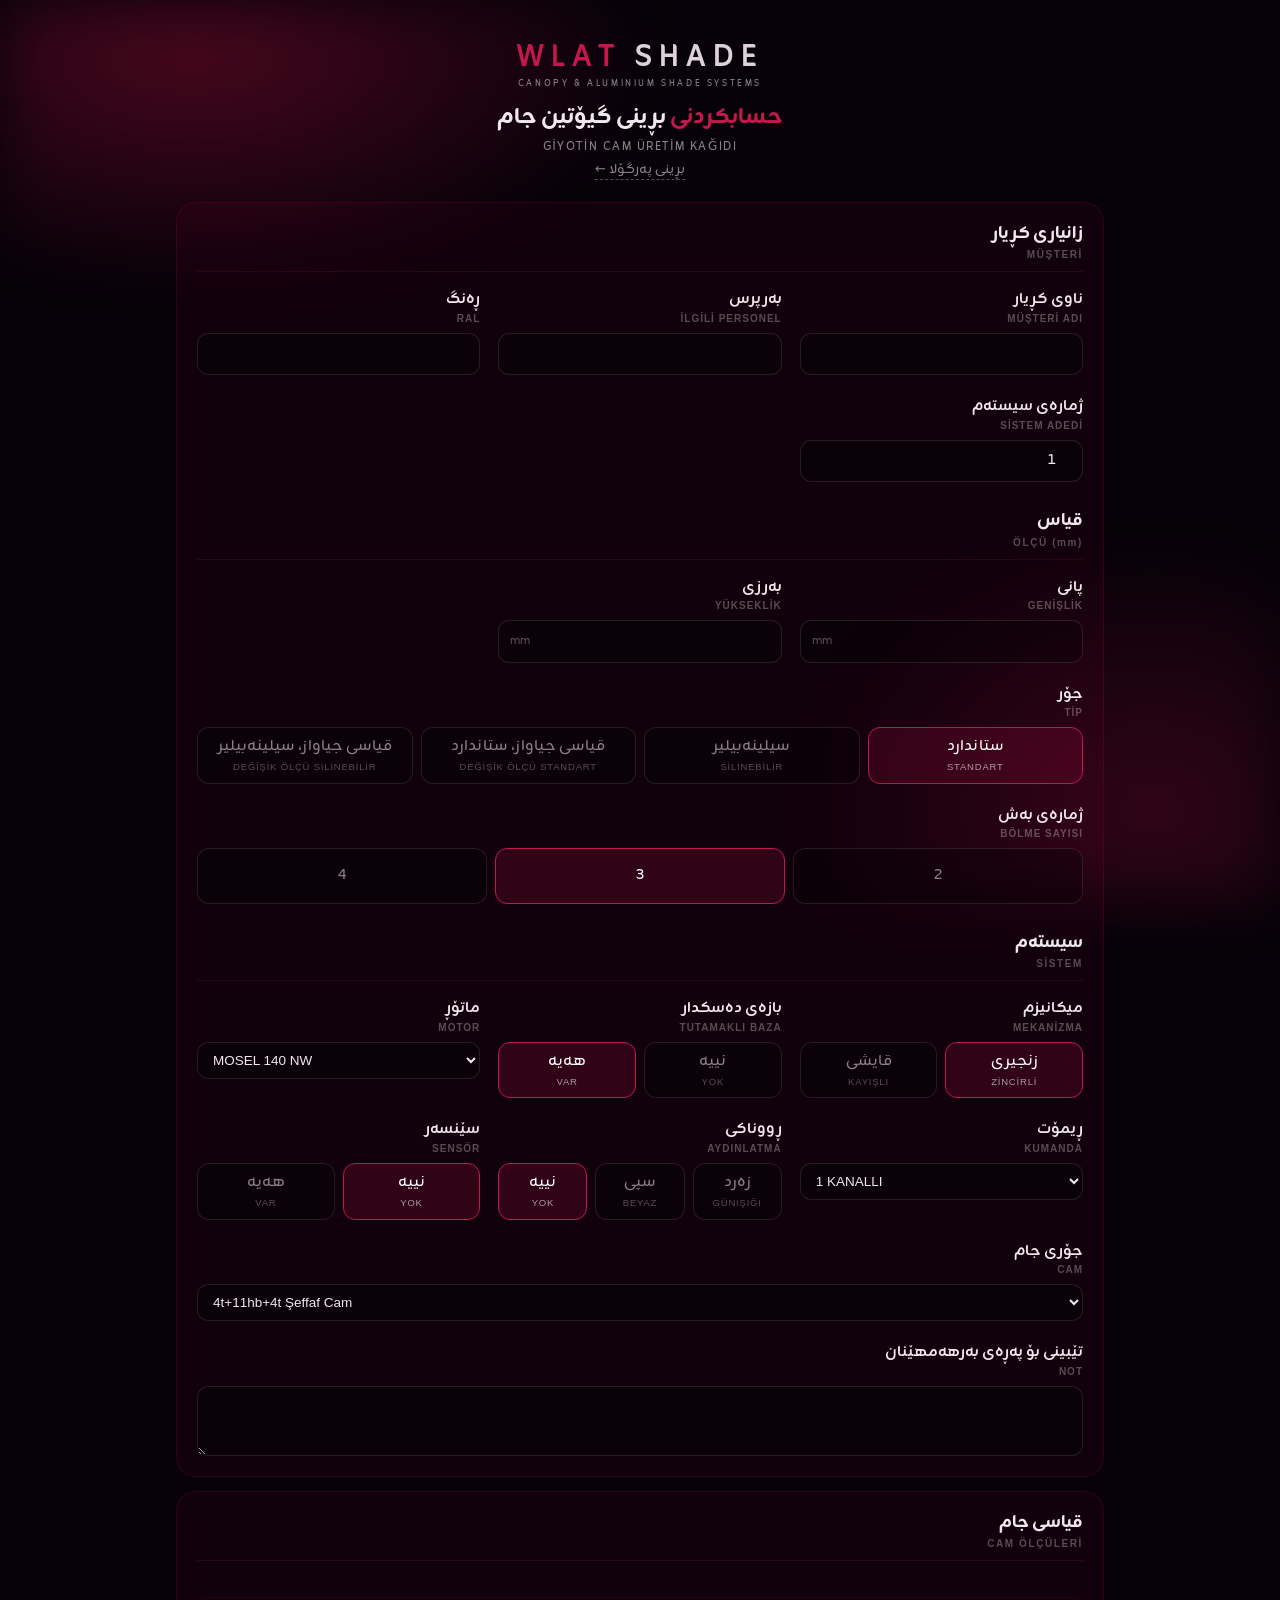
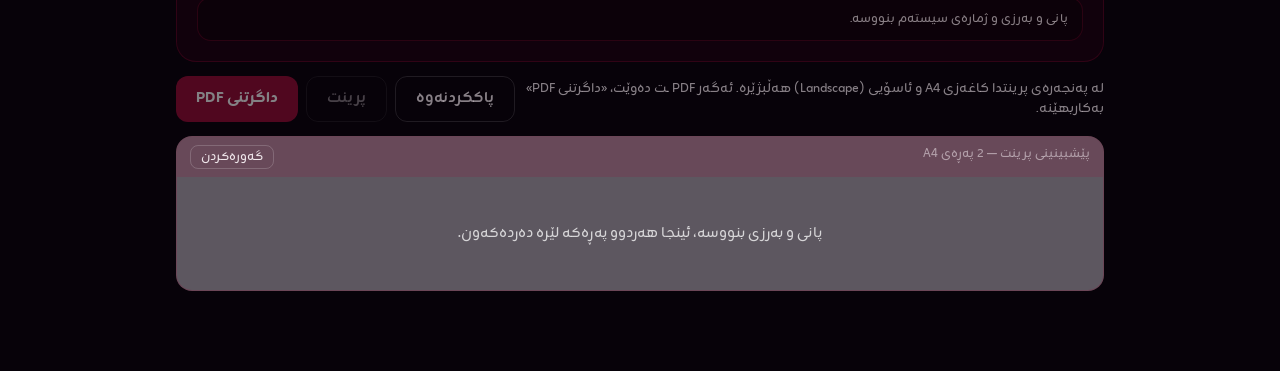
<file: hesab/giyotin.html>
<!DOCTYPE html>
<html lang="ku" dir="rtl">
<head>
<meta charset="UTF-8" />
<meta name="viewport" content="width=device-width, initial-scale=1.0, viewport-fit=cover" />
<title>WLAT SHADE — Giyotin Cam Üretim</title>
<meta name="claude:viewport-fit-sides" content="cover">
<meta name="description" content="بڕینی گیۆتین جام — WLAT SHADE. Giyotin cam üretim kağıdı." />
<meta name="theme-color" content="#070209" />
<link rel="icon" type="image/png" href="logo-icon.png" />
<link rel="manifest" href="giyotin.webmanifest" />
<link rel="apple-touch-icon" href="icons/giyotin-apple-180.png" />
<meta name="mobile-web-app-capable" content="yes" />
<meta name="apple-mobile-web-app-capable" content="yes" />
<meta name="apple-mobile-web-app-title" content="گیۆتین جام" />
<meta name="apple-mobile-web-app-status-bar-style" content="black-translucent" />
<link rel="preload" as="font" type="font/woff2" href="fonts/zain-arabic-700-normal.woff2" crossorigin />
<style>
  @font-face { font-family: 'Zain'; font-weight: 400; font-display: swap;
    src: url('fonts/zain-arabic-400-normal.woff2') format('woff2');
    unicode-range: U+0600-06FF,U+0750-077F,U+0870-088E,U+08A0-08FF,U+FB50-FDFF,U+FE70-FEFF,U+200C-200F; }
  @font-face { font-family: 'Zain'; font-weight: 400; font-display: swap;
    src: url('fonts/zain-latin-400-normal.woff2') format('woff2'); }
  @font-face { font-family: 'Zain'; font-weight: 700; font-display: swap;
    src: url('fonts/zain-arabic-700-normal.woff2') format('woff2');
    unicode-range: U+0600-06FF,U+0750-077F,U+0870-088E,U+08A0-08FF,U+FB50-FDFF,U+FE70-FEFF,U+200C-200F; }
  @font-face { font-family: 'Zain'; font-weight: 700; font-display: swap;
    src: url('fonts/zain-latin-700-normal.woff2') format('woff2'); }
  @font-face { font-family: 'Zain'; font-weight: 800; font-display: swap;
    src: url('fonts/zain-arabic-800-normal.woff2') format('woff2');
    unicode-range: U+0600-06FF,U+0750-077F,U+0870-088E,U+08A0-08FF,U+FB50-FDFF,U+FE70-FEFF,U+200C-200F; }
  @font-face { font-family: 'Zain'; font-weight: 800; font-display: swap;
    src: url('fonts/zain-latin-800-normal.woff2') format('woff2'); }
  @font-face { font-family: 'Zain'; font-weight: 900; font-display: swap;
    src: url('fonts/zain-arabic-900-normal.woff2') format('woff2');
    unicode-range: U+0600-06FF,U+0750-077F,U+0870-088E,U+08A0-08FF,U+FB50-FDFF,U+FE70-FEFF,U+200C-200F; }
  @font-face { font-family: 'Zain'; font-weight: 900; font-display: swap;
    src: url('fonts/zain-latin-900-normal.woff2') format('woff2'); }

  /* Layout: هەمان ڕووکاری حیسابکەری پەرگۆلا (تاریک و شەرابی)، پەڕەی پرینت وەک ئێکسڵەکە (سپی و شین) */
  :root {
    color-scheme: dark;
    --bg: #070209;
    --text: #f0e8ec;
    --muted: rgba(240, 232, 236, 0.55);
    --faint: rgba(240, 232, 236, 0.32);
    --accent: #9A0D37;
    --accent-hi: #c2184b;
    --panel: rgba(154, 13, 55, 0.07);
    --panel-line: rgba(154, 13, 55, 0.22);
    --field: rgba(0, 0, 0, 0.28);
    --field-line: rgba(255, 255, 255, 0.10);
    --warn-bg: rgba(255, 176, 32, 0.10);
    --warn-line: rgba(255, 176, 32, 0.45);
    --warn: #ffc864;
    /* پەڕەی ئێکسڵ */
    --xl-main: #9A0D37;
    --xl-rule: #dccbd2;
    --xl-muted: #6b5a61;
    --xl-ink: #000000;
    --xl-paper: #ffffff;
    --xl-red: #e00000;
    --xl-soft: #f8eef1;
    --sys: 'Zain', -apple-system, BlinkMacSystemFont, 'Segoe UI', system-ui, sans-serif;
    --xl-font: Arial, 'Helvetica Neue', Helvetica, 'Liberation Sans', sans-serif;
  }

  *, *::before, *::after { box-sizing: border-box; }
  [hidden] { display: none !important; }
  html, body { margin: 0; }
  body {
    background: var(--bg); color: var(--text);
    font-family: var(--sys); font-size: 15px; line-height: 1.5;
    overflow-x: hidden;
  }
  .bg {
    position: fixed; inset: 0; z-index: 0; pointer-events: none;
    background:
      radial-gradient(ellipse 60% 45% at 15% 5%, rgba(154,13,55,0.45) 0%, transparent 60%),
      radial-gradient(ellipse 45% 50% at 90% 90%, rgba(120,10,45,0.38) 0%, transparent 60%);
    filter: blur(30px);
  }
  .app {
    position: relative; z-index: 1;
    max-width: 960px; margin: 0 auto;
    padding-left: max(16px, env(safe-area-inset-left, 0px));
    padding-right: max(16px, env(safe-area-inset-right, 0px));
    padding-block: 28px 80px;
    display: flex; flex-direction: column; gap: 14px;
  }

  header.top { text-align: center; padding-block: 14px 8px; display: flex; flex-direction: column; gap: 4px; align-items: center; }
  .logo { font-weight: 700; font-size: 30px; letter-spacing: 7px; direction: ltr; line-height: 1.1; }
  .logo .w { color: var(--accent-hi); }
  .logo .s { color: #ded2d8; }
  .logo small { display: block; font-size: 9px; letter-spacing: 2.6px; color: var(--muted); font-weight: 400; margin-top: 4px; }
  header.top h1 { font-size: 22px; font-weight: 800; margin: 8px 0 0; text-wrap: balance; }
  header.top h1 .hw { color: var(--accent-hi); }
  header.top p { margin: 0; color: var(--muted); font-size: 12px; letter-spacing: 1.5px; direction: ltr; }
  .back { color: var(--muted); font-size: 13px; text-decoration: none; border-bottom: 1px dashed var(--faint); }
  .back:hover, .back:focus-visible { color: var(--text); }

  .gc {
    background: var(--panel); border: 1px solid var(--panel-line);
    border-radius: 20px; padding: 20px;
    display: flex; flex-direction: column; gap: 18px;
  }
  .gc h2 { font-size: 17px; font-weight: 800; margin: 0; display: flex; flex-direction: column; align-items: flex-start; gap: 3px; line-height: 1.3; padding-bottom: 10px; border-bottom: 1px solid var(--panel-line); }
  .gc h2 .tr { font-family: var(--xl-font); font-size: 10px; font-weight: 700; letter-spacing: 1.6px; color: var(--faint); direction: ltr; }
  .gc h2:not(:first-child) { margin-top: 10px; }

  .grid { display: grid; grid-template-columns: repeat(auto-fit, minmax(220px, 1fr)); gap: 22px 18px; }
  .f { display: flex; flex-direction: column; gap: 8px; min-width: 0; }
  .f.wide { grid-column: 1 / -1; }
  .lbl { font-size: 15px; font-weight: 700; display: flex; flex-direction: column; align-items: flex-start; gap: 2px; line-height: 1.3; }
  .lbl .tr { font-family: var(--xl-font); font-size: 10px; letter-spacing: 1px; color: var(--faint); font-weight: 700; direction: ltr; white-space: nowrap; }
  input[type=text], input[type=number], select, textarea {
    width: 100%; min-width: 0;
    background: var(--field); color: var(--text);
    border: 1px solid var(--field-line); border-radius: 11px;
    padding: 9px 11px; font: inherit; font-size: 15px;
  }
  input[type=number] { direction: ltr; text-align: right; font-variant-numeric: tabular-nums; }
  select { direction: ltr; text-align: left; font-family: var(--xl-font); font-size: 13.5px; }
  select option { background: #1a0a10; color: var(--text); }
  textarea { min-height: 70px; resize: vertical; }
  input:focus-visible, select:focus-visible, textarea:focus-visible { outline: 2px solid var(--accent-hi); outline-offset: 1px; }
  .unit { position: relative; }
  .unit input { padding-left: 42px; }
  .unit span { position: absolute; left: 12px; top: 50%; transform: translateY(-50%); color: var(--faint); font-size: 12px; direction: ltr; pointer-events: none; }

  .seg { display: flex; gap: 8px; flex-wrap: wrap; }
  .seg label { flex: 1 1 0; min-width: 84px; position: relative; }
  .seg input { position: absolute; opacity: 0; inset: 0; margin: 0; cursor: pointer; }
  .seg span {
    display: flex; flex-direction: column; align-items: center; justify-content: center; text-align: center;
    height: 100%; padding: 10px 8px; min-height: 56px; border-radius: 12px; line-height: 1.25;
    border: 1px solid var(--field-line); background: var(--field); color: var(--muted);
    font-size: 15px; transition: background .15s, border-color .15s, color .15s;
  }
  .seg span i { font-style: normal; font-family: var(--xl-font); font-size: 9.5px; letter-spacing: .8px; opacity: .6; direction: ltr; margin-top: 4px; }
  .seg input:checked + span { border-color: var(--accent-hi); background: rgba(154,13,55,0.22); color: #fff; }
  .seg input:focus-visible + span { outline: 2px solid var(--accent-hi); outline-offset: 1px; }

  .glass { display: grid; grid-template-columns: repeat(auto-fit, minmax(220px, 1fr)); gap: 10px; }
  .gbox { border: 1px solid var(--panel-line); background: rgba(0,0,0,0.25); border-radius: 14px; padding: 12px 14px; display: flex; flex-direction: column; gap: 2px; }
  .gbox .k { font-size: 12px; color: var(--muted); }
  .gbox .v { direction: ltr; text-align: right; font-size: 24px; font-weight: 800; font-variant-numeric: tabular-nums; letter-spacing: .5px; }
  .gbox .v b { color: var(--accent-hi); font-weight: 800; }
  .gbox .x { direction: ltr; text-align: right; font-size: 11px; color: var(--faint); font-variant-numeric: tabular-nums; }
  .gdl { display: grid; grid-template-columns: repeat(3, minmax(0, 1fr)); gap: 6px; margin: 4px 0 2px; }
  .gdl div { background: rgba(255,255,255,0.04); border-radius: 10px; padding: 9px 10px; display: flex; flex-direction: column; gap: 1px; min-width: 0; }
  .gdl dt { font-size: 13px; color: var(--muted); line-height: 1.3; }
  .gdl dt i { font-style: normal; font-family: var(--xl-font); font-size: 9px; letter-spacing: .8px; display: block; direction: ltr; text-align: right; color: var(--faint); margin-top: 2px; }
  .gdl dd { margin: 4px 0 0; direction: ltr; text-align: right; font-size: 22px; font-weight: 800; font-variant-numeric: tabular-nums; }
  .gdl div.q dd { color: var(--accent-hi); }

  /* وێنەی سیستەم (هەمان شێوازی بەڵگەنامەی ٥ سیستەمەکە) */
  .draw { background: #fbf8f9; border-radius: 16px; padding: 10px 8px 6px; box-shadow: inset 0 0 0 1px rgba(154,13,55,0.12); }
  .draw svg { display: block; width: 100%; height: auto; max-height: 640px; margin: 0 auto; }
  .draw-cap { display: flex; flex-wrap: wrap; gap: 6px 8px; justify-content: flex-start; }
  .draw-cap span { font-size: 12px; color: var(--muted); border: 1px solid var(--panel-line); border-radius: 999px; padding: 3px 10px; background: rgba(0,0,0,0.2); }
  .draw-cap span { display: inline-flex; gap: 7px; align-items: baseline; }
  .draw-cap span b { color: var(--text); font-weight: 700; font-family: var(--xl-font); font-size: 11px; direction: ltr; unicode-bidi: isolate; }
  .warn { border: 1px solid var(--warn-line); background: var(--warn-bg); color: var(--warn); border-radius: 12px; padding: 10px 13px; font-size: 14px; }
  .warn b { font-family: var(--xl-font); font-size: 11px; letter-spacing: .6px; direction: ltr; display: inline-block; }

  .bar { display: flex; gap: 10px; flex-wrap: wrap; align-items: center; justify-content: space-between; }
  .bar .note { color: var(--muted); font-size: 13px; flex: 1 1 260px; min-width: 0; }
  .btn {
    border: 0; border-radius: 12px; padding: 11px 20px; font: inherit; font-weight: 800; font-size: 15px; cursor: pointer;
    background: var(--accent); color: #fff; display: inline-flex; gap: 8px; align-items: center;
  }
  .btn:hover { background: var(--accent-hi); }
  .btn.ghost { background: transparent; border: 1px solid var(--field-line); color: var(--muted); font-weight: 700; }
  .btn.ghost:hover { color: var(--text); border-color: var(--faint); }
  .btn:focus-visible { outline: 2px solid #fff; outline-offset: 2px; }
  .btn:active { transform: scale(0.97); }
  .btn:disabled { opacity: .5; cursor: progress; }

  /* پێشبینینی پەڕەکان لەسەر شاشە */
  .pv { border-radius: 16px; overflow: hidden; border: 1px solid var(--panel-line); background: #5d5760; }
  .pv-bar { display: flex; justify-content: space-between; gap: 8px; padding: 8px 13px; background: rgba(154,13,55,0.18); font-size: 12px; color: var(--muted); }
  .pv-bar i { font-style: normal; direction: ltr; font-family: var(--xl-font); font-size: 10px; letter-spacing: 1px; }
  .pv-body { padding: 12px; display: flex; flex-direction: column; gap: 12px; }
  .pv-bar button { background: none; border: 1px solid rgba(255,255,255,0.18); color: var(--text); border-radius: 8px; padding: 2px 10px; font: inherit; font-size: 12px; cursor: pointer; }
  .pv-bar button:focus-visible { outline: 2px solid #fff; }
  .pv-slot { width: 100%; overflow-x: auto; -webkit-overflow-scrolling: touch; direction: ltr; }
  .pv-sizer { position: relative; cursor: zoom-in; }
  .pv.zoom .pv-sizer { cursor: zoom-out; }
  .pv-sizer > .page { position: absolute; top: 0; left: 0; transform-origin: top left; box-shadow: 0 6px 24px rgba(0,0,0,0.45); }
  .empty { padding: 34px 16px; text-align: center; color: rgba(255,255,255,0.75); font-size: 14px; }

  /* ═════════ پەڕەی A4 (هەمان ڕیزبەندی ئێکسڵەکە، بە ڕەنگ و لۆگۆی ووڵات شەید) ═════════ */
  .page {
    width: 297mm; height: 210mm; padding: 7mm 7mm 4.5mm;
    background: var(--xl-paper); color: var(--xl-ink);
    font-family: var(--xl-font); direction: ltr;
    display: flex; flex-direction: column; gap: 2.4mm;
    overflow: hidden;
  }
  .page .ku { font-family: 'Zain', var(--xl-font); direction: rtl; font-weight: 700; }
  /* ستوونەکانی B..U ی ئێکسڵ بە هەمان پانی */
  .cols {
    display: grid;
    grid-template-columns: minmax(0,12.71fr) minmax(0,11.14fr) minmax(0,16.43fr) minmax(0,2.14fr) minmax(0,12.29fr) minmax(0,17.57fr) minmax(0,2.14fr) minmax(0,13.86fr) minmax(0,19.71fr) minmax(0,2.14fr) minmax(0,14.14fr) minmax(0,10fr) minmax(0,13fr) minmax(0,2.14fr) minmax(0,11.14fr) minmax(0,18.71fr) minmax(0,2.14fr) minmax(0,11.14fr) minmax(0,16.14fr) minmax(0,2.71fr);
  }
  .hd { grid-template-rows: repeat(6, minmax(0, 1fr)); height: 38mm; flex: 0 0 auto; }
  .p2 .hd { height: 30mm; }
  .c { border: 0.2mm solid var(--xl-rule); margin: 0 -0.1mm -0.2mm 0; display: flex; align-items: center; padding: 0 1.3mm; min-width: 0; overflow: hidden; white-space: nowrap; }
  .hl { background: var(--xl-main); border-color: var(--xl-main); color: #fff; font-weight: 700; font-size: 6.3pt; flex-direction: column; align-items: flex-start; justify-content: center; line-height: 1.05; white-space: normal; letter-spacing: .15px; }
  .hl .ku { font-size: 6pt; font-weight: 400; opacity: .85; }
  .hv { font-size: 10pt; font-weight: 700; font-variant-numeric: tabular-nums; white-space: normal; line-height: 1.05; color: #20151a; }
  .hv.ctr { justify-content: center; }
  .camt { background: var(--xl-main); border-color: var(--xl-main); color: #fff; font-weight: 700; font-size: 8pt; justify-content: center; gap: 1.5mm; }
  .camt .ku { font-size: 7.5pt; font-weight: 400; opacity: .85; }
  .must { justify-content: center; font-size: 14pt; font-weight: 700; white-space: normal; text-align: center; line-height: 1.1; color: var(--xl-main); }

  /* لۆگۆ وەک سەرپەڕەی بەڵگەنامەکانی ووڵات شەید */
  .brand {
    grid-column: 1 / 4; grid-row: 1 / 6; margin-right: 2mm;
    background: var(--xl-main); color: #fff; border-radius: 2.6mm;
    display: flex; flex-direction: row-reverse; align-items: center; justify-content: center; gap: 2.6mm;
    padding: 1.5mm 2.5mm; min-height: 0; overflow: hidden;
  }
  .brand img { width: 14mm; height: auto; flex: 0 0 auto; }
  .brand .bw { display: flex; flex-direction: column; align-items: flex-end; gap: 0.4mm; min-width: 0; }
  .brand .bw .ku { font-family: 'Zain', var(--xl-font); font-weight: 900; font-size: 15pt; line-height: 1; white-space: nowrap; }
  .brand .bw small { font-family: 'Zain', var(--xl-font); font-weight: 700; font-size: 5pt; letter-spacing: 1mm; opacity: .82; white-space: nowrap; margin-right: -1mm; }
  .doc { grid-column: 1 / 4; grid-row: 6 / 7; margin-right: 2mm; display: flex; align-items: center; justify-content: space-between; gap: 2mm; padding: 0 1mm; min-width: 0; }
  .doc .ku { color: var(--xl-main); font-weight: 800; font-size: 9pt; white-space: nowrap; }
  .doc span:not(.ku) { font-size: 6pt; font-weight: 700; letter-spacing: .35mm; color: var(--xl-muted); white-space: nowrap; }
  .redt { color: var(--xl-red); font-weight: 700; font-size: 7pt; letter-spacing: 0 !important; white-space: normal !important; text-align: left; line-height: 1.05; }

  .cards { flex: 1; display: grid; min-height: 0; }
  .p1 .cards { grid-template-rows: repeat(4, minmax(0, 1fr)); gap: 2.8mm 0; flex: 0 0 auto; height: 118mm; }
  .p2 .cards { grid-template-rows: repeat(8, minmax(0, 1fr)); gap: 1.3mm 0; }
  .row { display: grid; grid-template-rows: minmax(0, 1fr); min-height: 0; }
  .lab { grid-column: 1 / 2; display: grid; background: var(--xl-main); color: #fff; border-radius: 1.6mm 0 0 1.6mm; }
  .lab div { display: flex; flex-direction: column; justify-content: center; padding: 0 1.4mm; font-size: 6.2pt; font-weight: 700; line-height: 1.05; letter-spacing: .3px; }
  .card { position: relative; display: grid; border: 0.25mm solid var(--xl-rule); border-radius: 1.6mm; min-width: 0; overflow: hidden; background: #fff; }
  .row > .lab + .card { border-radius: 0 1.6mm 1.6mm 0; border-left: 0; }
  .p1 .card, .p1 .lab { grid-template-rows: 37fr 14fr 31fr 18fr; }
  .p2 .card, .p2 .lab { grid-template-rows: 36fr 13fr 22fr; }
  .card > div { position: relative; padding: 0 1.3mm; display: flex; flex-direction: column; justify-content: center; min-width: 0; line-height: 1.05; }
  .card .nm { font-weight: 700; font-size: 7.3pt; justify-content: flex-start; padding-top: 0.7mm; color: #20151a; }
  .p2 .card .nm { font-size: 6.7pt; }
  .card .nm .ku { font-size: 6.1pt; font-weight: 400; color: var(--xl-muted); margin-top: 0.3mm; text-align: left; direction: rtl; align-self: flex-start; }
  .p2 .card .nm .ku { font-size: 5.8pt; }
  .card .cd { font-weight: 700; font-size: 7pt; color: var(--xl-muted); }
  .card .ol { font-weight: 700; font-size: 12.5pt; color: var(--xl-main); background: var(--xl-soft); font-variant-numeric: tabular-nums; }
  .card .mq { font-weight: 700; font-size: 11pt; color: var(--xl-main); font-variant-numeric: tabular-nums; }
  .p2 .card .mq { font-size: 8.8pt; flex-direction: row; align-items: center; justify-content: space-between; padding-right: 45%; }
  .p2 .card .mq em { font-style: normal; font-size: 6.6pt; color: var(--xl-muted); }
  .card > div > * { position: relative; z-index: 2; }
  .card img { position: absolute; z-index: 1; right: 1.2mm; top: 32%; bottom: 0.9mm; width: 52%; height: auto; max-height: 64%; object-fit: contain; object-position: right center; }
  .p2 .card img { top: 46%; max-height: 50%; width: 44%; }
  .card.blank { border-style: dashed; }
  .card.blank > * { visibility: hidden; }

  .notebox { border: 0.25mm solid var(--xl-rule); border-radius: 1.6mm; display: flex; flex-direction: column; padding: 1.6mm 3mm; min-height: 0; }
  .p1 .notebox { flex: 1; }
  .p2 .notebox { height: 9mm; flex: 0 0 auto; justify-content: center; }
  .notebox .t { font-weight: 700; font-size: 10pt; color: var(--xl-main); display: flex; gap: 2mm; align-items: baseline; }
  .notebox .t .ku { font-size: 10pt; }
  .notebox .tx { font-size: 10pt; color: #20151a; white-space: pre-wrap; overflow-wrap: anywhere; margin-top: 0.8mm; line-height: 1.25; font-family: 'Zain', var(--xl-font); }
  .p2 .notebox .t { font-size: 9pt; }
  .p2 .notebox .t .tx { margin: 0; font-weight: 400; }

  /* ژێرپەڕە وەک بەڵگەنامەکانی ووڵات شەید */
  .pfoot { flex: 0 0 auto; display: flex; justify-content: space-between; align-items: center; gap: 4mm; border-top: 0.2mm solid var(--xl-rule); padding-top: 1.2mm; font-size: 6.6pt; color: var(--xl-muted); font-variant-numeric: tabular-nums; }
  .pfoot .ku { color: var(--xl-main); font-size: 8pt; font-weight: 800; }

  @media (max-width: 520px) {
    .gc { padding: 18px 16px; border-radius: 16px; gap: 20px; }
    .grid { grid-template-columns: 1fr; gap: 22px; }
    #B8 label { flex: 1 1 calc(50% - 4px); }
  }
  @media (prefers-reduced-motion: reduce) { * { transition: none !important; } }

  /* ═════════ پرینت ═════════
     دوگمەی «پرینت» PDF ـی ئاسۆیی دروست دەکات. ئەمەی خوارەوە تەنها بۆ کاتێکە
     کە کەسێک ڕاستەوخۆ لە وێبگەڕەکەوە پرینت دەکات: پەڕەکە بچووک دەکرێتەوە
     تا لەگەڵ لێواری پرینتەری ئایفۆنیش (نزیکەی ٢٠mm) لە یەک پەڕەدا جێی ببێتەوە. */
  #print-root { display: none; }
  @media print {
    @page { size: A4 landscape; margin: 0; }
    html, body { background: #fff !important; }
    .bg, .app { display: none !important; }
    #print-root { display: block !important; }
    /* zoom لە سەفاریدا قەبارە گەورەکە دەهێڵێتەوە بۆ ژماردنی پەڕەکان و پەڕەی بەتاڵ
       دروست دەکات؛ بۆیە هەر پەڕەیەک دەخەینە ناو چوارچێوەیەکی قەبارە-دیاریکراو و
       لەناویدا بە transform بچووکی دەکەینەوە (297×210mm × 0.78). */
    #print-root .pp { direction: ltr; position: relative; width: 231.6mm; height: 163.8mm; overflow: hidden; margin: 3mm auto 0; break-after: page; page-break-after: always; break-inside: avoid; page-break-inside: avoid; }
    #print-root .pp:last-child { break-after: auto; page-break-after: auto; }
    #print-root .pp > .page { position: absolute; top: 0; left: 0; transform: scale(0.78); transform-origin: top left; }
    * { -webkit-print-color-adjust: exact !important; print-color-adjust: exact !important; }
  }
</style>
</head>
<body>
<div class="bg" aria-hidden="true"></div>
<main class="app" id="app" dir="rtl" lang="ckb">
  <header class="top">
    <div class="logo"><span class="w">WLAT</span> <span class="s">SHADE</span><small>CANOPY &amp; ALUMINIUM SHADE SYSTEMS</small></div>
    <h1><span class="hw">حسابکردنی</span> بڕینی گیۆتین جام</h1>
    <p>GİYOTİN CAM ÜRETİM KAĞIDI</p>
    <a class="back site-only" href="./">بڕینی پەرگۆلا ←</a>
  </header>

  <form class="gc" id="frm" autocomplete="off" novalidate>
    <h2>زانیاری کڕیار <span class="tr">MÜŞTERİ</span></h2>
    <div class="grid">
      <div class="f"><label class="lbl" for="D2">ناوی کڕیار <span class="tr">MÜŞTERİ ADI</span></label><input type="text" id="D2" /></div>
      <div class="f"><label class="lbl" for="D1">بەرپرس <span class="tr">İLGİLİ PERSONEL</span></label><input type="text" id="D1" /></div>
      <div class="f"><label class="lbl" for="D7">ڕەنگ <span class="tr">RAL</span></label><input type="text" id="D7" dir="ltr" /></div>
      <div class="f"><label class="lbl" for="D4">ژمارەی سیستەم <span class="tr">SİSTEM ADEDİ</span></label><input type="number" id="D4" min="1" step="1" inputmode="numeric" /></div>
    </div>

    <h2>قیاس <span class="tr">ÖLÇÜ (mm)</span></h2>
    <div class="grid">
      <div class="f"><label class="lbl" for="D5">پانی <span class="tr">GENİŞLİK</span></label><div class="unit"><input type="number" id="D5" min="0" step="1" inputmode="numeric" /><span>mm</span></div></div>
      <div class="f"><label class="lbl" for="D6">بەرزی <span class="tr">YÜKSEKLİK</span></label><div class="unit"><input type="number" id="D6" min="0" step="1" inputmode="numeric" /><span>mm</span></div></div>
      <div class="f wide"><span class="lbl">جۆر <span class="tr">TİP</span></span>
        <div class="seg" id="B8" role="radiogroup" aria-label="TİP"></div></div>
      <div class="f wide" id="altWrap"><label class="lbl" for="D9">بەرزی بەشی خوارەوە <span class="tr">ALT BÖLME YÜKSEKLİĞİ</span></label><div class="unit"><input type="number" id="D9" min="0" step="1" inputmode="numeric" /><span>mm</span></div></div>
      <div class="f wide"><span class="lbl">ژمارەی بەش <span class="tr">BÖLME SAYISI</span></span>
        <div class="seg" id="B7" role="radiogroup" aria-label="BÖLME SAYISI"></div></div>
    </div>

    <h2>سیستەم <span class="tr">SİSTEM</span></h2>
    <div class="grid">
      <div class="f"><span class="lbl">میکانیزم <span class="tr">MEKANİZMA</span></span><div class="seg" id="B1" role="radiogroup" aria-label="MEKANİZMA"></div></div>
      <div class="f"><span class="lbl">بازەی دەسکدار <span class="tr">TUTAMAKLI BAZA</span></span><div class="seg" id="B6" role="radiogroup" aria-label="TUTAMAKLI BAZA"></div></div>
      <div class="f"><label class="lbl" for="B2">ماتۆڕ <span class="tr">MOTOR</span></label><select id="B2"></select></div>
      <div class="f"><label class="lbl" for="B3">ڕیمۆت <span class="tr">KUMANDA</span></label><select id="B3"></select></div>
      <div class="f"><span class="lbl">ڕووناکی <span class="tr">AYDINLATMA</span></span><div class="seg" id="B4" role="radiogroup" aria-label="AYDINLATMA"></div></div>
      <div class="f"><span class="lbl">سێنسەر <span class="tr">SENSÖR</span></span><div class="seg" id="B5" role="radiogroup" aria-label="SENSÖR"></div></div>
      <div class="f wide"><label class="lbl" for="B9">جۆری جام <span class="tr">CAM</span></label><select id="B9"></select></div>
      <div class="f wide"><label class="lbl" for="D14">تێبینی بۆ پەڕەی بەرهەمهێنان <span class="tr">NOT</span></label><textarea id="D14"></textarea></div>
    </div>
  </form>

  <section class="gc" aria-labelledby="camh">
    <h2 id="camh">قیاسی جام <span class="tr">CAM ÖLÇÜLERİ</span></h2>
    <div id="warns" style="display:flex;flex-direction:column;gap:8px"></div>
    <div class="glass" id="glass"></div>
  </section>

  <section class="gc" aria-labelledby="drawh" id="drawSec" hidden>
    <h2 id="drawh">وێنەی سیستەم <span class="tr">SİSTEM ÇİZİMİ</span></h2>
    <div class="draw" id="draw"></div>
    <div class="draw-cap" id="drawCap"></div>
  </section>

  <div class="bar">
    <div class="note" id="printNote"></div>
    <div style="display:flex;gap:8px;flex-wrap:wrap">
      <button type="button" class="btn ghost" id="reset">پاککردنەوە</button>
      <button type="button" class="btn ghost site-only" id="printBtn">پرینت</button>
      <button type="button" class="btn site-only" id="pdfBtn">داگرتنی PDF</button>
    </div>
  </div>

  <section class="pv" aria-label="پێشبینینی پەڕەکان">
    <div class="pv-bar"><span>پێشبینینی پرینت — ٢ پەڕەی A4</span><button type="button" id="zoomBtn">گەورەکردن</button></div>
    <div class="pv-body" id="pv"></div>
  </section>
</main>
<div id="print-root"></div>

<script>
// GİYOTİN CAM — هەمان فۆرموولەکانی ئێکسڵی «2026 ÜRETİM GİYOTİN» وەک خۆی.
// ناوی گۆڕاوەکان هەمان ناوی خانەکانی ئێکسڵن تا بەراوردکردن ئاسان بێت:
//   in.*  = خانەکانی GİRİŞ  (B1..B9 هەڵبژاردنەکان، D1..D9 نووسراوەکان)
//   U.*   = خانەکانی 'ÜRETİM KAĞIDI'
//   K.*   = خانەکانی KESİM (شاراوە)
const GIYOTIN_LISTS = {
  tip: ["STANDART", "SİLİNEBİLİR", "DEĞİŞİK ÖLÇÜ STANDART", "DEĞİŞİK ÖLÇÜ SİLİNEBİLİR"],
  bolme: [2, 3, 4],
  mekanizma: ["ZİNCİRLİ", "KAYIŞLI"],
  yokVar: ["YOK", "VAR"],
  motor: ["MOSEL 140 NW", "CUPPON 140 NW", "SOMFY 120 NW RTS", "MOTORSUZ"],
  kumanda: ["1 KANALLI", "5 KANALLI", "9 KANALLI", "15 KANALLI"],
  aydinlatma: ["GÜNIŞIĞI", "BEYAZ", "YOK"],
  cam: [
    "4t+11hb+4t Şeffaf Cam", "4t+11hb+4t Şeffaf Cam karolajlı", "4t+11hb+4t Tek Füme Cam",
    "4t+11hb+4t Çift Füme Cam", "4+11hb+4t Sinerji Cam", "4+11hb+4t konfor şeffaf cam",
    "4+11hb+4t konfor tek füme cam", "4+11hb+4t konfor çift füme cam ", "4t+11hb+4t Tek Yeşil Cam",
    "4t+11hb+4t Çift Yeşil Cam", "4t+11hb+4t Camsız", "8MM yeşil cam", "8MM Şeffaf Cam",
    "8MM Füme Cam", "8MM Camsız", "4+4 Lamine Cam Şeffaf", "4+4 Lamine Cam Füme",
  ],
};

function giyotinCalc(inp) {
  const L = GIYOTIN_LISTS;
  // ئێکسڵ لە بەراوردی دەقدا گەورە و بچووکی پیت جیا ناکاتەوە
  const eq = (a, b) => typeof a === "string" && typeof b === "string" && a.toUpperCase() === b.toUpperCase();
  const choose = (i, ...xs) => xs[i - 1];
  const n = (v) => (v === "" || v == null || isNaN(+v) ? 0 : +v);

  const B1 = inp.B1, B2 = inp.B2, B3 = inp.B3, B4 = inp.B4, B5 = inp.B5,
        B6 = inp.B6, B7 = inp.B7, B8 = inp.B8, B9 = inp.B9;
  const D4 = n(inp.D4), D5 = n(inp.D5), D6 = n(inp.D6), D9 = n(inp.D9);

  const U = {}, K = {}, G = {};

  // ── سەرپەڕە ──
  U.G4 = D5;
  U.G5 = D6;
  U.G6 = L.bolme[B7 - 1];
  U.G7 = L.mekanizma[B1 - 1];
  U.G8 = choose(B8, "STANDART", "SİLİNEBİLİR", "STANDART", "SİLİNEBİLİR");
  U.G9 = inp.D7 || "";
  U.J4 = L.motor[B2 - 1];
  U.J6 = L.kumanda[B3 - 1];
  U.J7 = L.aydinlatma[B4 - 1];
  U.J8 = L.yokVar[B5 - 1];
  U.J9 = D4;
  U.L4 = L.cam[B9 - 1];
  U.M9 = L.yokVar[B6 - 1];
  U.B9 = choose(B8, "", "", "DEĞİŞİK ÖLÇÜLÜ STANDART GİYOTİN", "DEĞİŞİK ÖLÇÜLÜ SİLİNEBİLİR GİYOTİN");

  const { G4, G5, G6, G8, J4, J7, J9, L4, M9 } = U;
  const SIL = eq(G8, "SİLİNEBİLİR"), STD = eq(G8, "STANDART");

  G.H10 = choose(B8, 0, 0, D9 - 60, D9 - 60);
  G.K10 = choose(B8, 0, 0, D4, D4);
  G.K9 = choose(B8, U.G6 * D4, U.G6 * D4, U.G6 * D4 - D4, U.G6 * D4 - D4);

  // ── پرۆفیلەکان ──
  U.P13 = G6 === 2 && SIL ? G4 - 210 : G4 - 205;
  const l13 = G6 === 2 ? (G5 - 320) / G6 : G6 === 4 ? (G5 - 374) / G6 : (G5 - 355) / G6 - 1;
  if (B8 <= 2) U.L13 = l13; // H9 (بۆ جۆری 3 و 4) پاش M6 حساب دەکرێت

  const is8 = eq(L4, "8MM Şeffaf Cam") || eq(L4, "8MM Yeşil Cam") || eq(L4, "8MM Camsız");
  const fume8 = eq(L4, "8MM Füme Cam");
  U.M5 = is8 || fume8 ? (STD ? U.P13 + 23 : U.P13 + 26) : U.P13 + 32;
  G.J9 = U.M5; G.J10 = U.M5;
  G.H9 = B8 <= 2 ? null : choose(B8, 0, 0, (D6 - G.H10 - 252) / 2, (D6 - G.H10 - 258) / 2);
  if (B8 > 2) U.L13 = choose(B8, 0, 0, G.H9 - 35, G.H9 - 33);
  U.M6 = fume8 || is8 ? (STD ? U.L13 + 26 : U.L13 + 27) : STD ? U.L13 + 35 : U.L13 + 33;
  if (B8 <= 2) G.H9 = U.M6;

  U.N5 = choose(B8, 0, 0, G.J10, G.J10);
  U.N6 = G.H10;
  U.M7 = G.K9;
  U.N7 = G.K10;
  U.M8 = (U.M5 / 1000) * (U.M6 / 1000) * U.M7 + (U.N5 / 1000) * (U.N6 / 1000) * U.N7;
  U.Q8 = (G4 / 1000) * (G5 / 1000) * J9;

  const L13 = U.L13, P13 = U.P13;
  U.C13 = G4 - 150;
  U.F13 = G4 - 11;
  U.I13 = eq(J7, "VAR") ? 0 : G4 - 10;
  U.S13 = P13;
  U.C14 = J9;
  U.F14 = J9;
  U.I14 = eq(J7, "BEYAZ") || eq(J7, "GÜNIŞIĞI") ? 0 : J9;
  U.L14 = (SIL ? (G6 === 2 ? 2 : 4) : G6 === 2 ? 4 : G6 === 3 ? 6 : 8) * J9;
  U.P14 = G6 === 3 ? (STD ? (eq(M9, "YOK") ? 4 * J9 : 2 * J9) : eq(M9, "YOK") ? 2 * J9 : 1 * J9)
        : G6 === 2 ? (STD ? (eq(M9, "YOK") ? 2 * J9 : 0) : eq(M9, "YOK") ? 1 * J9 : 0)
        : G6 === 4 ? (STD ? (eq(M9, "YOK") ? 6 * J9 : 4 * J9) : eq(M9, "YOK") ? 4 * J9 : 3 * J9)
        : 0;
  U.S14 = (SIL ? (G6 === 2 ? 0 : 1) : 0) * J9;

  U.F23 = G5 - 180;
  U.C23 = STD ? U.F23 : G6 === 2 ? L13 * (G6 - 1) + 35 : L13 * (G6 - 1) + 80 - 7;
  U.C24 = 2 * J9;

  U.C18 = G6 === 2 && SIL ? G4 - 210 : G4 - 205;
  U.F18 = U.C18;
  U.I18 = choose(B8, L13, L13, 0, G.H10 - 33);
  U.L18 = SIL ? (G6 === 2 ? U.F23 - U.C23 - 20 : U.F23 - U.C23 - 10) : 0;
  U.P18 = SIL ? G5 - 192 : G5 - 182;
  U.S18 = SIL ? U.C23 : 0;
  U.C19 = 2 * J9;
  U.F19 = SIL ? (eq(M9, "YOK") ? 1 * J9 : eq(M9, "VAR") ? 2 * J9 : false)
              : eq(M9, "YOK") ? 0 * J9 : eq(M9, "VAR") ? 2 * J9 : false;
  U.I19 = SIL ? 2 * J9 : 0;
  U.L19 = SIL ? 2 * J9 : 0;
  U.P19 = G6 === 2 ? choose(B8, U.C24, 0, U.C24, 0)
        : G6 === 3 ? choose(B8, U.C24 * 2, U.C24, U.C24 * 2, U.C24)
        : G6 === 4 ? choose(B8, U.C24 * 2, 0, U.C24 * 2, 0) : false;
  U.S19 = SIL ? U.C24 : 0;

  U.I23 = G4 - 77;
  U.L23 = SIL ? G4 - 77 : U.I23;
  U.P23 = G6 === 2 && SIL ? G4 - 215 : G4 - 210;
  U.F24 = J9 * 2;
  U.I24 = J9;
  U.L24 = SIL ? J9 * (G6 - 1) : J9;
  U.P24 = 1 * J9;
  U.S24 = 2 * J9;

  // C28 و S23 پەیوەستن بە یەکەوە (بێ بازنە)
  const s23 = (c28) => (G6 === 4 ? c28 * 2 : SIL ? U.C23 : L13 * (G6 - 1) + 80);
  if (G6 === 2 && STD) U.C28 = U.C23;
  else if (G6 === 2 && SIL) U.C28 = U.F23;
  else if (G6 === 4) U.C28 = (G5 - 238) / G6;
  else U.C28 = s23(null) / 2;
  U.S23 = s23(U.C28);

  U.F28 = G4 - 80;
  U.I28 = B9 >= 12 ? P13 : 0;
  U.L28 = B9 >= 12 ? L13 : 0;
  U.P28 = choose(B8, 0, 0, U.N6 - 35, 0);
  U.C29 = U.C28 !== 0 && STD ? J9 * 2 : U.S24;
  U.F29 = 1 * J9;
  U.I29 = U.I28 === 0 ? 0 : G6 * J9 * 2;
  U.L29 = U.L28 === 0 ? 0 : G6 * J9 * 2;
  U.P29 = choose(B8, 0, 0, J9 * 2, 0);

  // ── KESİM (پەڕەی شاراوە) ──
  const I7 = J9, F2 = G4, F3 = G5, F4 = G6, ZIN = eq(U.G7, "ZİNCİRLİ"), KAY = eq(U.G7, "KAYIŞLI");
  const K2 = 0; // لە ئێکسڵدا K2 = 'ÜRETİM KAĞIDI'!AC5 کە بەتاڵە
  K.N11 = F2 - 205; K.N12 = (SIL ? (F4 === 2 ? 1 : 2) : F4 === 2 ? 2 : 4) * I7;
  K.Q11 = F2 - 205; K.Q12 = (SIL ? (F4 === 2 ? 0 : 1) : 0) * I7;
  K.B16 = F2 - 205; K.B17 = SIL ? 1 * I7 : 0;
  K.E16 = U.I18; K.E17 = SIL ? 2 * I7 : 0;
  K.K16 = U.P18; K.K17 = U.P19;
  K.N16 = U.S18; K.N17 = U.S19;
  K.Q16 = U.C23; K.Q17 = U.C24;
  K.T16 = F3 - 180; K.T17 = I7 * 2;
  K.B21 = F2 - 77; K.B22 = I7;

  K.B26 = ZIN ? 2 * I7 : 0;
  K.E26 = ZIN ? (F3 <= 3499 ? I7 * 5 : 10 * I7) : 0;
  K.H26 = KAY ? 2 * I7 : 0;
  K.K26 = KAY ? (F3 <= 3499 ? I7 * 5 : 10 * I7) : 0;
  K.N26 = KAY ? 2 * I7 : 0;
  K.Q26 = SIL ? I7 * 2 : 0;
  K.T26 = SIL ? (F4 === 2 ? 0 : I7 * 2) : 0;
  K.B30 = SIL ? I7 * 2 : 0;
  K.E30 = SIL ? I7 * 2 : 0;
  K.H30 = SIL ? 2 * I7 : 0;
  K.K30 = SIL ? 2 * J9 : 0;
  K.N30 = SIL ? 2 * I7 : 0;
  K.Q30 = I7 * 2;
  K.T30 = SIL ? (F4 === 2 ? I7 * 2 : I7 * 4) : F4 === 2 ? I7 * 4 : F4 === 3 ? I7 * 8 : I7 * 12;
  K.B34 = 2 * I7; K.E34 = 2 * I7; K.H34 = 2 * I7; K.K34 = I7; K.N34 = 1 * I7; K.Q34 = I7;
  K.T34 = (F4 - 1) * 2 * I7;
  K.B38 = J9 * 2;
  K.E38 = SIL ? I7 * 2 : I7 * 4;
  K.H38 = 2 * I7; K.K38 = 2 * I7; K.N38 = 2 * I7;
  K.Q38 = (eq(K2, "8MM yeşil cam") || eq(K2, "8MM Şeffaf Cam") || eq(K2, "8MM Füme Cam") || eq(K2, "8MM Camsız") ? 42 * I7 : 0 * I7) + 6 * I7;
  const vida = eq(K2, "4t+11hb+4t Camsız") || eq(K2, "8MM Camsız") ? 0 : F4 === 3 ? 24 * I7 : F4 === 2 ? 16 * I7 : 32 * I7;
  K.T38 = vida;
  K.B42 = vida;
  K.E42 = (eq(J7, "GÜNIŞIĞI") || eq(J7, "BEYAZ") ? (F2 - 10) * J9 : 0) / 10;
  K.H42 = K.E42;
  K.K42 = eq(J7, "BEYAZ") || eq(J7, "GÜNIŞIĞI") ? J9 : 0;
  K.N42 = eq(U.J8, "VAR") ? J9 : 0;
  K.Q42 = ((K.N11 * K.N12 + K.Q11 * K.Q12 + K.B16 * K.B17) / 1000) * 100;
  K.T42 = (I7 * F2) / 10;
  K.B46 = ((K.N11 * K.N12 + K.Q11 * K.Q12 + K.B16 * K.B17 + K.E16 * K.E17 * 2 + K.K16 * K.K17 * 2 +
            K.N16 * K.N17 * 2 + K.Q16 * K.Q17 + K.T16 * K.T17 + K.B21 * K.B22) / 1000) * 100;
  K.E46 = F2 > 3499 ? 3 * I7 : 2 * I7;
  U.G89 = eq(J4, "MOTORSUZ") ? 0 : J9;
  U.I89 = eq(J4, "MOTORSUZ") ? 0 : J9;
  K.H46 = U.G89; K.K46 = U.I89;
  K.N46 = (SIL ? I7 * 8 : 0) + (F4 - 1) * 6 * I7;
  K.Q46 = I7 * 8;
  K.T46 = KAY ? 2 * I7 : 0;
  const somfy = eq(J4, "SOMFY 120 NW İO") || eq(J4, "SOMFY 120 NW RTS");
  K.B50 = somfy ? I7 : 0; K.E50 = somfy ? I7 : 0;
  K.H50 = eq(J4, "MOSEL 140 NW") ? I7 : 0; K.K50 = K.H50;
  K.N50 = ZIN ? 2 * I7 : 0;

  // ── پەڕەی ئاکسسوار ──
  Object.assign(U, {
    C49: K.B26, F49: K.E26, I49: K.H26, L49: K.K26, P49: K.T26, S49: K.Q26,
    C53: K.B30, F53: K.E30, I53: K.H30, L53: K.K30, P53: K.N30, S53: K.Q30,
    C57: K.E38, F57: K.T30, I57: K.B34, L57: K.E34, P57: K.H34, S57: K.K34,
    C61: K.N34, F61: K.Q34, I61: K.T34, L61: K.B38, P61: K.Q46, S61: K.H38,
    C65: K.K38, F65: K.N38, I65: K.Q38, L65: K.T38, P65: K.B42, S65: K.Q42,
    C69: K.T42, F69: K.B46, I69: K.E42, L69: K.H42, P69: K.K42, S69: K.N42,
    C73: K.H46, F73: K.K46, I73: K.E46, L73: K.N46, P73: K.N26, S73: K.T46,
    C77: K.B50, F77: K.E50, I77: K.H50, L77: K.K50, P77: K.N50,
  });
  U.C71 = eq(J4, "SOMFY 120 NW RTS") ? "SOMFY RTS KUMANDA" : "KUMANDA";

  // ── ئاگادارکردنەوەکانی GİRİŞ (L1 و L4) ──
  const J6 = U.J6;
  const ok = J7 !== "YOK";
  G.L1 = ((ok || J9 > 1) && eq(J6, "1 KANALLI")) || (ok && J9 > 2 && eq(J6, "5 KANALLI")) ||
         (ok && J9 > 4 && eq(J6, "9 KANALLI")) || (ok && J9 > 8 && eq(J6, "16 KANALLI")) ||
         (!ok && J9 > 1 && eq(J6, "1 KANALLI")) || (!ok && J9 > 5 && eq(J6, "5 KANALLI")) ||
         (!ok && J9 > 9 && eq(J6, "9 KANALLI")) || (!ok && J9 > 16 && eq(J6, "16 KANALLI"))
         ? "KUMANDA HATALI" : " ";
  G.L4 = J7 !== "YOK" && eq(J4, "SOMFY 120 NW İO") ? "MOTOR HATALI" : " ";

  return { U, K, G };
}


</script>
<script>
(function () {
  "use strict";
  const PREVIEW = document.documentElement.hasAttribute("data-preview") || !!document.querySelector("meta[name='giyotin-preview']");
  const L = GIYOTIN_LISTS;
  const IMG = "images/giyotin/";
  const $ = (id) => document.getElementById(id);

  // ── ناوی کوردی بۆ هەموو نووسینەکان ──
  const KU = {
    "MOTOR KUTUSU": "سندوقی ماتۆڕ", "MOTOR KUTUSU KAPAK": "قەپاغی سندوقی ماتۆڕ",
    "MOTOR KUTUSU VİDA KAPAĞI": "قەپاغی بورغی سندوقی ماتۆڕ", "DİKEY BAZA": "بازەی ستوونی",
    "KENET": "کەنەت", "ORTA ALT BAZA": "بازەی خوارەوەی ناوەڕاست", "KÜPEŞTE BAZA": "بازەی کوپەشتە",
    "TUTAMAKLI BAZA": "بازەی دەسکدار", "SABİT KANAT KİLİT": "قفڵی باڵی جێگیر",
    "VASİSTAS MAKAS RAY": "ڕەیی مەقەستی ڤاسیستاس", "YAN DİKME RAYI İÇ TIRNAK": "ڕەیی ستوونی لا - ناوەوە",
    "YAN DİKME RAYI DIŞ TIRNAK": "ڕەیی ستوونی لا - دەرەوە", "YAN DİKME KASA": "چوارچێوەی ستوونی لا",
    "ALT KASA": "چوارچێوەی خوارەوە", "ALT BAZA VASİSTAS ADAPTÖR": "ئەداپتەری ڤاسیستاسی بازە",
    "HAREKETLİ KÜPEŞTE KAPAK": "قەپاغی کوپەشتەی جووڵاو", "YAN DİKME KAPAK": "قەپاغی ستوونی لا",
    "MOTOR BORUSU": "بۆری ماتۆڕ", "8MM ADAPTÖR": "ئەداپتەری 8mm",
    "ZİNCİR DİŞLİSİ": "ددانەی زنجیر", "ZİNCİR": "زنجیر", "KAYIŞ KASNAK": "پەڕەی قایش", "KAYIŞ": "قایش",
    "ORTA VASİSTAS ALT KASA T.": "تاکۆزی ڤاسیستاسی ناوەڕاست", "VASİSTAS ÜST TAKOZ": "تاکۆزی سەرەوەی ڤاسیستاس",
    "VASİSTAS KOL": "دەستەی ڤاسیستاس", "İSPANYOLET": "ئیسپانیۆلێت", "VASİSTAS ALT TAKOZ": "تاکۆزی خوارەوەی ڤاسیستاس",
    "RAY PROFİL KAPAK": "قەپاغی پرۆفیلی ڕەی", "VASİSTAS MAKAS": "مەقەستی ڤاسیستاس", "ZİNCİR YÖNLENDİRİCİ": "ئاراستەکەری زنجیر",
    "KÜPEŞTE BAZA TAKOZU": "تاکۆزی بازەی کوپەشتە", "KENET PROFİL TAKOZU": "تاکۆزی پرۆفیلی کەنەت",
    "KASA KÖŞE BİRLEŞTİRME T.": "تاکۆزی گۆشەی چوارچێوە", "MOTOR YAN KAPAĞI": "قەپاغی لای ماتۆڕ",
    "MOTOR KIZAĞI": "ڕێڕەوی ماتۆڕ", "RULMAN YATAĞI": "جێگەی بێرینگ", "RULMAN": "بێرینگ", "BORU BAŞI": "سەری بۆری",
    "KANAT DENGE TEKERİ": "تایەی هاوسەنگی باڵ", "4,2X60 YHB ( MATKAP UCLU ) VİDA": "بورغی 4.2×60 (سەر دریل)",
    "M8X90 YARIM DİŞ İNBUS CİVATA": "پێچی ئینبوس M8×90", "M8X20 İNBUS CİVATA": "پێچی ئینبوس M8×20",
    "M8X12 HAVŞA BAŞ CİVATA": "پێچی سەرتەخت M8×12", "3,9X19 YHB ( HAVŞA BAŞLI ) VİDA": "بورغی 3.9×19 (سەرتەخت)",
    "4,2X50 YHB ( MATKAP UCLU ) VİDA": "بورغی 4.2×50 (سەر دریل)", "4,8X70 YHB ( MATKAP UCLU ) VİDA": "بورغی 4.8×70 (سەر دریل)",
    "EPDM KENET CONTA FİTİLİ": "لاستیکی کەنەت", "EPDM MOTOR KUTUSU FİTİLİ": "لاستیکی سندوقی ماتۆڕ",
    "FIRÇA FİTİLİ ( KIL FİTİLİ )": "فیتیلەی فڵچە", "ŞERİT LED": "شریتی LED", "LED KAPAĞI": "قەپاغی LED",
    "ADAPTÖR  + DİMMER": "ئەداپتەر + دیمەر", "SENSÖR": "سێنسەر", "KUMANDA": "ڕیمۆت", "SOMFY RTS KUMANDA": "ڕیمۆتی Somfy RTS",
    "MOTOR": "ماتۆڕ", "SOUDAL FİX ALL SİLİKON": "سیلیکۆن", "3,9X38 YHB ( MATKAP UCLU ) VİDA": "بورغی 3.9×38 (سەر دریل)",
    "KAYIŞ BAĞLANTI": "لکێنەری قایش", "KAYIŞ BAĞLANTI PİMİ": "بزماری لکێنەری قایش",
    "SOMFY MOTOR\nZAMAK APARATI": "پارچەی زاماکی Somfy", "SOMFY MOTOR\nPLASTIK TAKIMI": "دەستە پلاستیکی Somfy",
    "MOSEL MOTOR\nMOTOR BAŞI": "سەری ماتۆڕی Mosel", "MOSEL MOTOR\nMOTOR BİLEZİĞİ": "ئەڵقەی ماتۆڕی Mosel",
    "ZİNCİR TUTUCU PLASTİK BORU": "بۆری پلاستیکی ڕاگری زنجیر",
  };

  // ── کارتەکانی پەڕەی یەکەم (پرۆفیلەکان): [ناو، کۆد، خانەی قیاس، خانەی ژمارە، وێنە] ──
  const P1 = [
    [["MOTOR KUTUSU", 3668, "C13", "C14", 1], ["MOTOR KUTUSU KAPAK", 3669, "F13", "F14", 2], ["MOTOR KUTUSU VİDA KAPAĞI", 2716, "I13", "I14", 3],
     ["DİKEY BAZA", 3670, "L13", "L14", 4], ["KENET", 3671, "P13", "P14", 5], ["ORTA ALT BAZA", 3672, "S13", "S14", 6]],
    [["KÜPEŞTE BAZA", 3673, "C18", "C19", 7], ["TUTAMAKLI BAZA", 3674, "F18", "F19", 8], ["SABİT KANAT KİLİT", 3675, "I18", "I19", 9],
     ["VASİSTAS MAKAS RAY", 3676, "L18", "L19", 10], ["YAN DİKME RAYI İÇ TIRNAK", 3678, "P18", "P19", 11], ["YAN DİKME RAYI İÇ TIRNAK", 3678, "S18", "S19", 11]],
    [["YAN DİKME RAYI DIŞ TIRNAK", 3679, "C23", "C24", 12], ["YAN DİKME KASA", 3680, "F23", "F24", 13], ["ALT KASA", 3681, "I23", "I24", 14],
     ["ALT BAZA VASİSTAS ADAPTÖR", 3682, "L23", "L24", 15], ["HAREKETLİ KÜPEŞTE KAPAK", 3683, "P23", "P24", 16], ["YAN DİKME KAPAK", 3684, "S23", "S24", 17]],
    [["YAN DİKME KAPAK", 3684, "C28", "C29", 17], ["MOTOR BORUSU", 5312, "F28", "F29", 18], ["8MM ADAPTÖR", 3677, "I28", "I29", 19],
     ["8MM ADAPTÖR", 3677, "L28", "L29", 19], ["DİKEY BAZA", 3670, "P28", "P29", 4, "tip3"], null],
  ];
  // ── کارتەکانی پەڕەی دووەم (ئاکسسوار): [ناو، کۆد، خانەی ژمارە، وێنە، یەکە، فۆرمات] ──
  const P2 = [
    [["ZİNCİR DİŞLİSİ", "GYT 10", "C49", 21], ["ZİNCİR", "GYT 11", "F49", 22, "", "mt"], ["KAYIŞ KASNAK", "GYT 37", "I49", 23],
     ["KAYIŞ", "GYT 09", "L49", 24], ["ORTA VASİSTAS ALT KASA T.", "GYT 19", "P49", 26], ["VASİSTAS ÜST TAKOZ", "GYT 20", "S49", 25]],
    [["VASİSTAS KOL", "GYT 23", "C53", 27], ["İSPANYOLET", "GYT 22", "F53", 28], ["VASİSTAS ALT TAKOZ", "GYT 21", "I53", 29],
     ["RAY PROFİL KAPAK", "GYT 25", "L53", 30], ["VASİSTAS MAKAS", "GYT 24", "P53", 31], ["ZİNCİR YÖNLENDİRİCİ", "GYT 26", "S53", 32]],
    [["KÜPEŞTE BAZA TAKOZU", "GY 45", "C57", 41], ["KENET PROFİL TAKOZU", "GYT 27", "F57", 33], ["KASA KÖŞE BİRLEŞTİRME T.", "GYT 28", "I57", 34],
     ["MOTOR YAN KAPAĞI", "GY-38", "L57", 35], ["MOTOR KIZAĞI", "GY-39", "P57", 36], ["RULMAN YATAĞI", "GY-40", "S57", 54]],
    [["RULMAN", "GY-41", "C61", 37], ["BORU BAŞI", "GY-42", "F61", 38], ["KANAT DENGE TEKERİ", "GY-43", "I61", 39],
     ["HAREKETLİ KÜPEŞTE KAPAK", "GY-44", "L61", 40], ["4,2X60 YHB ( MATKAP UCLU ) VİDA", "GYT 18", "P61", 45], ["M8X90 YARIM DİŞ İNBUS CİVATA", "GYT 11", "S61", 42]],
    [["M8X20 İNBUS CİVATA", "GYT 12", "C65", 43], ["M8X12 HAVŞA BAŞ CİVATA", "GYT 13", "F65", 44], ["3,9X19 YHB ( HAVŞA BAŞLI ) VİDA", "GYT 14", "I65", 45],
     ["4,2X50 YHB ( MATKAP UCLU ) VİDA", "GYT 15", "L65", 45], ["4,8X70 YHB ( MATKAP UCLU ) VİDA", "GYT 16", "P65", 45], ["EPDM KENET CONTA FİTİLİ", "GYT 06", "S65", 46, "CM", "0"]],
    [["EPDM MOTOR KUTUSU FİTİLİ", "GYT 05", "C69", 55, "CM"], ["FIRÇA FİTİLİ ( KIL FİTİLİ )", "GYT 07", "F69", 56, "CM", "0"], ["ŞERİT LED", "GYT 44", "I69", 57, "CM"],
     ["LED KAPAĞI", "GYT 43", "L69", 58, "CM"], ["ADAPTÖR  + DİMMER", "GYT 42", "P69", 59, "ADET"], ["SENSÖR", "", "S69", 60, "TAKIM"]],
    [["@C71", "", "C73", 63, "ADET"], ["MOTOR", "", "F73", 62, "ADET"], ["SOUDAL FİX ALL SİLİKON", "GYT 08", "I73", 61, "ADET"],
     ["3,9X38 YHB ( MATKAP UCLU ) VİDA", "GYT 17", "L73", 45], ["KAYIŞ BAĞLANTI", "GYT 38", "P73", 47], ["KAYIŞ BAĞLANTI PİMİ", "GYT 39", "S73", 48]],
    [["SOMFY MOTOR\nZAMAK APARATI", "", "C77", 49, "ADET", "0"], ["SOMFY MOTOR\nPLASTIK TAKIMI", "", "F77", 50, "ADET"], ["MOSEL MOTOR\nMOTOR BAŞI", "", "I77", 51, "ADET"],
     ["MOSEL MOTOR\nMOTOR BİLEZİĞİ", "", "L77", 52, "ADET"], ["ZİNCİR TUTUCU PLASTİK BORU", "GYT 40", "P77", 53], null],
  ];
  // شوێنی کارتەکان لەسەر ستوونەکانی B..U (هێڵی grid)
  const SPAN = [[2, 4], [5, 7], [8, 10], [11, 14], [15, 17], [18, 20]];

  // ── فۆرماتی ژمارە وەک ئێکسڵ ──
  // خڕکردنەوە وەک ئێکسڵ: 15 ژمارەی گرنگ، نیوە بۆ دوور لە سفر (8.745 → 8.75)
  const xround = (v, d) => {
    const s = Math.abs(v).toPrecision(15);
    const r = Math.round(+(s + "e" + d));
    return (v < 0 && r ? -1 : 1) * +(r + "e-" + d);
  };
  const fmtFixed = (v, d) => (typeof v !== "number" ? (v === false ? "FALSE" : String(v ?? "")) : xround(v, d).toFixed(d));
  const fmt0 = (v) => fmtFixed(v, 0);
  const fmt2 = (v) => fmtFixed(v, 2);
  const fmtGen = (v) => { if (typeof v !== "number") return v === false ? "FALSE" : String(v ?? ""); const x = xround(v, 9); return Number.isInteger(x) ? String(x) : String(xround(x, 2)); };
  const esc = (s) => String(s).replace(/[&<>"]/g, (c) => ({ "&": "&amp;", "<": "&lt;", ">": "&gt;", '"': "&quot;" }[c]));
  const br = (s) => esc(s).replace(/\n/g, "<br>");

  // ── هەڵبژاردنەکان ──
  const OPTS = {
    B8: [["ستاندارد", "STANDART"], ["سیلینەبیلیر", "SİLİNEBİLİR"], ["قیاسی جیاواز، ستاندارد", "DEĞİŞİK ÖLÇÜ STANDART"], ["قیاسی جیاواز، سیلینەبیلیر", "DEĞİŞİK ÖLÇÜ SİLİNEBİLİR"]],
    B7: [["2", ""], ["3", ""], ["4", ""]],
    B1: [["زنجیری", "ZİNCİRLİ"], ["قایشی", "KAYIŞLI"]],
    B6: [["نییە", "YOK"], ["هەیە", "VAR"]],
    B4: [["زەرد", "GÜNIŞIĞI"], ["سپی", "BEYAZ"], ["نییە", "YOK"]],
    B5: [["نییە", "YOK"], ["هەیە", "VAR"]],
  };
  const DEF = { B1: 1, B2: 1, B3: 1, B4: 3, B5: 1, B6: 2, B7: 2, B8: 1, B9: 1, D1: "", D2: "", D4: 1, D5: "", D6: "", D7: "", D9: "", D14: "" };
  let S = { ...DEF };

  function buildSeg(id) {
    const box = $(id);
    box.innerHTML = OPTS[id].map(([ku, tr], i) =>
      `<label><input type="radio" name="${id}" id="${id}_${i + 1}" value="${i + 1}"><span>${esc(ku)}${tr ? `<i>${esc(tr)}</i>` : ""}</span></label>`).join("");
    box.addEventListener("change", (e) => { S[id] = +e.target.value; update(); });
  }
  function buildSel(id, list, label) {
    const sel = $(id);
    sel.innerHTML = list.map((t, i) => `<option value="${i + 1}">${esc(label ? label(t, i) : t)}</option>`).join("");
    sel.addEventListener("change", () => { S[id] = +sel.value; update(); });
  }
  ["B8", "B7", "B1", "B6", "B4", "B5"].forEach(buildSeg);
  buildSel("B2", L.motor);
  buildSel("B3", L.kumanda);
  buildSel("B9", L.cam, (t) => t.trim());
  ["D1", "D2", "D4", "D5", "D6", "D7", "D9", "D14"].forEach((id) => {
    $(id).addEventListener("input", () => { S[id] = $(id).value; update(); });
  });
  $("frm").addEventListener("submit", (e) => e.preventDefault());

  function syncForm() {
    ["B8", "B7", "B1", "B6", "B4", "B5"].forEach((id) => { const r = $(`${id}_${S[id]}`); if (r) r.checked = true; });
    ["B2", "B3", "B9"].forEach((id) => { $(id).value = String(S[id]); });
    ["D1", "D2", "D4", "D5", "D6", "D7", "D9", "D14"].forEach((id) => { if ($(id).value !== String(S[id] ?? "")) $(id).value = S[id] ?? ""; });
  }

  // ── دروستکردنی پەڕەکان ──
  function stamp() {
    const d = new Date(), p = (n) => String(n).padStart(2, "0");
    return `${p(d.getDate())}.${p(d.getMonth() + 1)}.${d.getFullYear()} ${p(d.getHours())}:${p(d.getMinutes())}`;
  }
  const hl = (tr, ku, col, row, extra = "") => `<div class="c hl" style="grid-column:${col};grid-row:${row};${extra}">${tr}${ku ? `<span class="ku">${ku}</span>` : ""}</div>`;
  const hv = (val, col, row, cls = "", c = "") => `<div class="c hv ${cls}" style="grid-column:${col};grid-row:${row}"${c ? ` data-c="${c}"` : ""}>${esc(val)}</div>`;

  function header(U, G, page2) {
    const hideZero = (v, f) => (v === 0 ? "" : f(v));
    let h = `<div class="cols hd">`;
    h += `<div class="brand"><img src="${IMG}mark-white.webp" alt=""><div class="bw"><span class="ku">ووڵات شەید</span><small>WLAT SHADE</small></div></div>`;
    h += `<div class="doc"><span class="ku">بڕینی گیۆتین جام</span>${U.B9 ? `<span class="redt">${esc(U.B9)}</span>` : `<span>GİYOTİN CAM</span>`}</div>`;
    // F-G
    const fg = [["GENİŞLİK", "پانی", fmt0(U.G4)], ["YÜKSEKLİK", "بەرزی", fmt0(U.G5)], ["BÖLME", "بەش", fmtGen(U.G6)],
                ["MEKANİZMA", "میکانیزم", U.G7], ["TİP", "جۆر", U.G8], ["RAL", "ڕەنگ", U.G9]];
    fg.forEach(([t, k, v], i) => { h += hl(t, k, "5/6", `${i + 1}/${i + 2}`) + hv(v, "6/7", `${i + 1}/${i + 2}`, "", `G${i + 4}`); });
    // I-J
    h += hl("MOTOR", "ماتۆڕ", "8/9", "1/3") + hv(U.J4, "9/10", "1/3", "", "J4");
    const ij = [["KUMANDA", "ڕیمۆت", U.J6], ["AYDINLATMA", "ڕووناکی", U.J7], ["SENSÖR", "سێنسەر", U.J8], ["ADET", "ژمارە", fmtGen(U.J9)]];
    ij.forEach(([t, k, v], i) => { h += hl(t, k, "8/9", `${i + 3}/${i + 4}`) + hv(v, "9/10", `${i + 3}/${i + 4}`, "", `J${i + 6}`); });
    // L-N : جام
    h += `<div class="c camt" style="grid-column:11/14;grid-row:1/2"><span data-c="L4">${esc(U.L4.trim())}</span><span class="ku">جام</span></div>`;
    const m5 = page2 && U.M5 === 0 ? "" : fmt0(U.M5), m6 = page2 && U.M6 === 0 ? "" : fmt0(U.M6);
    h += hl("UZUNLUK", "درێژی", "11/12", "2/3") + hv(m5, "12/13", "2/3", "", "M5") + hv(hideZero(U.N5, fmt0), "13/14", "2/3", "", "N5");
    h += hl("EN", "پانی", "11/12", "3/4") + hv(m6, "12/13", "3/4", "", "M6") + hv(hideZero(U.N6, fmt0), "13/14", "3/4", "", "N6");
    h += hl("ADET", "ژمارە", "11/12", "4/5") + hv(fmtGen(U.M7), "12/13", "4/5", "", "M7") + hv(hideZero(U.N7, fmtGen), "13/14", "4/5", "", "N7");
    h += hl("m²", "", "11/12", "5/6") + hv(fmt2(U.M8), "12/14", "5/6", "ctr", "M8");
    if (!page2) h += hl("TUTAMAKLI", "بازەی دەسکدار", "11/12", "6/7") + hv(U.M9, "12/14", "6/7", "ctr", "M9");
    // P-T
    h += hl("MÜŞTERİ", "کڕیار", "15/16", "1/4") + `<div class="c must" style="grid-column:16/20;grid-row:1/4">${esc(S.D2 || "")}</div>`;
    h += hl("TARİH", "بەروار", "15/16", "4/5") + hv(stamp(), "16/20", "4/5");
    h += hl("m²", "", "15/16", "5/6") + hv(`${fmt2(U.Q8)} m²`, "16/20", "5/6", "", "Q8");
    h += hl("İLGİLİ:", "بەرپرس", "15/16", "6/7") + hv(S.D1 || "", "16/20", "6/7");
    return h + `</div>`;
  }

  const foot = (n) => `<div class="pfoot"><span>0770 220 3536 · 0770 155 9272</span>` +
    `<span>GİYOTİN ÜRETİM KAĞIDI · ${n} / 2</span><span class="ku">ووڵات شەید — سلێمانی</span></div>`;
  function labCol(rows) {
    return `<div class="lab">${rows.map(([t]) => `<div>${t}</div>`).join("")}</div>`;
  }
  function nameCell(name) {
    const ku = KU[name] || KU[name.trim()] || "";
    return `<div class="nm">${br(name.trim())}${ku ? `<span class="ku">${esc(ku)}</span>` : ""}</div>`;
  }

  function page1(U, G) {
    let h = `<div class="page p1">${header(U, G, false)}<div class="cards">`;
    P1.forEach((row) => {
      h += `<div class="row cols">` + labCol([["AD", "ناو"], ["KOD", "کۆد"], ["ÖLÇÜ", "قیاس"], ["MİKTAR", "ژمارە"]]);
      row.forEach((c, i) => {
        if (!c) return;
        const [nm, code, ol, mq, img, only] = c;
        const span = only === "tip3" ? "15/18" : `${SPAN[i][0]}/${SPAN[i][1]}`;
        const blank = only === "tip3" && S.B8 !== 3;
        h += `<div class="card${blank ? " blank" : ""}" style="grid-column:${span}">${nameCell(nm)}<div class="cd">${code}</div>` +
             `<div class="ol" data-c="${ol}">${esc(fmt0(U[ol]))}</div><div class="mq" data-c="${mq}">${esc(fmtGen(U[mq]))}</div>` +
             (blank ? "" : `<img src="${IMG}p${img}.webp" alt="">`) + `</div>`;
      });
      h += `</div>`;
    });
    h += `</div><div class="notebox"><div class="t">NOT:<span class="ku">تێبینی</span></div><div class="tx">${esc(S.D14 || "")}</div></div>${foot(1)}</div>`;
    return h;
  }

  function page2(U, G) {
    let h = `<div class="page p2">${header(U, G, true)}<div class="cards">`;
    P2.forEach((row) => {
      h += `<div class="row cols">` + labCol([["AD", "ناو"], ["KOD", "کۆد"], ["MİKTAR", "ژمارە"]]);
      row.forEach((c, i) => {
        if (!c) return;
        let [nm, code, mq, img, unit, f] = c;
        if (nm === "@C71") nm = U.C71;
        const v = U[mq];
        const txt = f === "mt" ? `${fmt2(v)} MT` : f === "0" ? fmt0(v) : fmtGen(v);
        h += `<div class="card" style="grid-column:${SPAN[i][0]}/${SPAN[i][1]}">${nameCell(nm)}<div class="cd">${esc(code)}</div>` +
             `<div class="mq"><span data-c="${mq}">${esc(txt)}</span>${unit ? `<em>${unit}</em>` : ""}</div>` +
             `<img src="${IMG}p${img}.webp" alt=""></div>`;
      });
      h += `</div>`;
    });
    h += `</div><div class="notebox"><div class="t">NOT: <span class="tx">${esc(S.D14 || "")}</span></div></div>${foot(2)}</div>`;
    return h;
  }


  // ── وێنەی سیستەم: بە ڕێژەی ڕاستەقینەی پانی و بەرزی، لەگەڵ قیاسی جامی هەر پانێڵێک ──
  function glassLook(i) {
    const clear = { a: "#d7e7f2", b: "#f5fafd" }, smoke = { a: "#a9b0b8", b: "#dfe3e7" },
          smoke2 = { a: "#8d959e", b: "#c9ced4" }, green = { a: "#bfdccb", b: "#eaf5ee" },
          green2 = { a: "#9fc9b0", b: "#dbeee2" }, sin = { a: "#cfe3ea", b: "#eef7f8" };
    const m = { 1: clear, 2: { ...clear, grid: 1 }, 3: smoke, 4: smoke2, 5: sin, 6: clear, 7: smoke, 8: smoke2,
                9: green, 10: green2, 11: { none: 1 }, 12: green, 13: clear, 14: smoke, 15: { none: 1 }, 16: clear, 17: smoke };
    return m[i] || clear;
  }
  function drawSystem(U, G) {
    const W = U.G4, H = U.G5, N = U.G6, tip = S.B8;
    // قەبارەی وێنەکە شێوەی سیستەمەکە وەردەگرێت، بۆیە لە مۆبایلیش بەتاڵی زیادی نییە
    const L = 128, Rm = 92, T = 24, B = 92;
    const s = Math.min(720 / W, 440 / H);
    const fw = W * s, fh = H * s, x0 = L, y0 = T;
    const VW = Math.max(L + fw + Rm, 420), VH = T + fh + B;
    // لە شاشەی بچووکدا نووسینەکان گەورەتر دەکرێن تا بخوێنرێنەوە
    const cw = $("draw").clientWidth || 700;
    const fk = Math.min(1.7, Math.max(1, (VW / cw) * 0.9));
    const F = (n) => (n * fk).toFixed(1);
    const hb = Math.max(26, fh * 0.075), rb = Math.max(12, fh * 0.035), pw = Math.max(10, fw * 0.02), gap = 7;
    // بەرزی جامەکان (هەمان حیسابی ئێکسڵ): هەموو پانێڵەکان EN، بۆ قیاسی جیاواز خوارەوەیان H10
    const hs = [];
    for (let k = 0; k < N; k++) hs.push(tip >= 3 && k === N - 1 ? G.H10 : G.H9);
    const sum = hs.reduce((a, b) => a + Math.max(b, 1), 0);
    const inner = fh - hb - rb - gap * (N + 1);
    const look = glassLook(S.B9);
    const red = "#9A0D37", frame = "#8a939c", frameD = "#5c656e", ink = "#2a1d22", mute = "#7a6970";
    const fx = (v) => fmt0(v);
    let svg = `<svg viewBox="0 0 ${VW} ${VH}" xmlns="http://www.w3.org/2000/svg" direction="ltr" role="img" aria-label="وێنەی سیستەمی گیۆتین ${fx(W)} × ${fx(H)} mm">`;
    svg += `<defs><linearGradient id="gl" x1="0" y1="0" x2="1" y2="1"><stop offset="0" stop-color="${look.b || "#fff"}"/><stop offset=".55" stop-color="${look.a || "#fff"}"/><stop offset="1" stop-color="${look.b || "#fff"}"/></linearGradient>` +
           `<marker id="ar" viewBox="0 0 10 10" refX="5" refY="5" markerWidth="7" markerHeight="7" orient="auto-start-reverse"><path d="M0 1 L10 5 L0 9 z" fill="${red}"/></marker>` +
           `<filter id="glow" x="-10%" y="-200%" width="120%" height="500%"><feGaussianBlur stdDeviation="3"/></filter></defs>`;
    // چوارچێوە
    svg += `<rect x="${x0}" y="${y0}" width="${fw}" height="${fh}" rx="3" fill="${frame}" stroke="${frameD}" stroke-width="2"/>`;
    // سندوقی ماتۆڕ
    svg += `<rect x="${x0}" y="${y0}" width="${fw}" height="${hb}" rx="3" fill="${frameD}"/>`;
    svg += `<text x="${x0 + fw / 2}" y="${y0 + hb / 2 + 5}" text-anchor="middle" font-family="Zain, Arial, sans-serif" font-size="${F(15)}" font-weight="700" fill="#fff" direction="rtl">سندوقی ماتۆڕ · <tspan font-family="Arial, sans-serif" font-size="${F(11)}" letter-spacing="1">MOTOR KUTUSU</tspan></text>`;
    // ڕووناکی LED
    if (U.J7 !== "YOK") {
      const c = U.J7 === "BEYAZ" ? "#ffffff" : "#ffcf6b";
      svg += `<line x1="${x0 + pw + 6}" y1="${y0 + hb + 2}" x2="${x0 + fw - pw - 6}" y2="${y0 + hb + 2}" stroke="${c}" stroke-width="6" filter="url(#glow)" opacity=".95"/>` +
             `<line x1="${x0 + pw + 6}" y1="${y0 + hb + 2}" x2="${x0 + fw - pw - 6}" y2="${y0 + hb + 2}" stroke="${c}" stroke-width="2"/>`;
    }
    // پانێڵەکان
    let y = y0 + hb + gap;
    const gx = x0 + pw, gw = fw - 2 * pw;
    hs.forEach((h, k) => {
      const ph = Math.max(12, inner * Math.max(h, 1) / sum);
      svg += `<rect x="${gx}" y="${y}" width="${gw}" height="${ph}" fill="${frameD}" opacity=".35"/>`;
      if (look.none) {
        svg += `<rect x="${gx + 4}" y="${y + 4}" width="${gw - 8}" height="${Math.max(0, ph - 8)}" fill="#ffffff" stroke="${mute}" stroke-dasharray="6 5"/>`;
      } else {
        svg += `<rect x="${gx + 4}" y="${y + 4}" width="${gw - 8}" height="${Math.max(0, ph - 8)}" fill="url(#gl)" stroke="#6f7a84" stroke-width="1.2"/>`;
        // بریسکەی جام
        svg += `<path d="M${gx + gw * 0.12} ${y + ph - 10} L${gx + gw * 0.22} ${y + 10}" stroke="#fff" stroke-opacity=".55" stroke-width="5"/>`;
        if (look.grid) for (let q = 1; q < 4; q++) svg += `<line x1="${gx + 4 + (gw - 8) * q / 4}" y1="${y + 4}" x2="${gx + 4 + (gw - 8) * q / 4}" y2="${y + ph - 4}" stroke="#fff" stroke-width="3"/>`;
      }
      // نووسینی ناو پانێڵ
      const cy = y + ph / 2;
      if (ph > 40 * fk) {
        svg += `<text x="${gx + gw / 2}" y="${cy - 4 * fk}" text-anchor="middle" font-family="Zain, Arial, sans-serif" font-size="${F(16)}" font-weight="700" fill="${ink}" direction="rtl">پانێڵی ${k + 1}</text>`;
        svg += `<text x="${gx + gw / 2}" y="${cy + 17 * fk}" text-anchor="middle" font-family="Arial, sans-serif" font-size="${F(14)}" font-weight="700" fill="${red}" direction="ltr" unicode-bidi="embed">${fx(h)} × ${fx(G.J9)}</text>`;
      } else {
        svg += `<text x="${gx + gw / 2}" y="${cy + 5}" text-anchor="middle" font-family="Arial, sans-serif" font-size="${F(13)}" font-weight="700" fill="${red}" direction="ltr" unicode-bidi="embed">${fx(h)} × ${fx(G.J9)}</text>`;
      }
      // قیاسی بەرزی جام لە لای چەپ
      const dx = x0 - 46;
      svg += `<line x1="${dx}" y1="${y + 4}" x2="${dx}" y2="${y + ph - 4}" stroke="${red}" stroke-width="1.3" marker-start="url(#ar)" marker-end="url(#ar)"/>` +
             `<line x1="${dx - 8}" y1="${y + 4}" x2="${x0 - 4}" y2="${y + 4}" stroke="${red}" stroke-width=".8" opacity=".6"/>` +
             `<line x1="${dx - 8}" y1="${y + ph - 4}" x2="${x0 - 4}" y2="${y + ph - 4}" stroke="${red}" stroke-width=".8" opacity=".6"/>` +
             `<text x="${dx - 10}" y="${cy}" transform="rotate(-90 ${dx - 10} ${cy})" text-anchor="middle" font-family="Arial, sans-serif" font-size="${F(14)}" font-weight="700" fill="${red}">${fx(h)}</text>`;
      y += ph + gap;
      // ڕێڵی نێوان پانێڵەکان
      if (k < N - 1) svg += `<rect x="${gx}" y="${y - gap}" width="${gw}" height="${gap}" fill="${frame}"/>`;
    });
    // دەسکی بازە
    if (U.M9 === "VAR") {
      const hy = y0 + fh - rb - gap - 10;
      svg += `<rect x="${x0 + fw / 2 - 40}" y="${hy}" width="80" height="7" rx="3.5" fill="${frameD}"/>`;
    }
    // چوارچێوەی خوارەوە
    svg += `<rect x="${x0}" y="${y0 + fh - rb}" width="${fw}" height="${rb}" fill="${frameD}"/>`;
    // ناونیشانی قیاسی لای چەپ
    svg += `<text x="${x0 - 96}" y="${y0 + fh / 2}" transform="rotate(-90 ${x0 - 96} ${y0 + fh / 2})" text-anchor="middle" font-family="Zain, Arial, sans-serif" font-size="${F(13)}" fill="${mute}" direction="rtl">بەرزی جام (mm)</text>`;
    // بەرزی گشتی (ڕاست)
    const rx = x0 + fw + 44;
    svg += `<line x1="${x0 + fw + 6}" y1="${y0}" x2="${rx + 12}" y2="${y0}" stroke="${red}" stroke-width=".8" opacity=".6"/>` +
           `<line x1="${x0 + fw + 6}" y1="${y0 + fh}" x2="${rx + 12}" y2="${y0 + fh}" stroke="${red}" stroke-width=".8" opacity=".6"/>` +
           `<line x1="${rx}" y1="${y0}" x2="${rx}" y2="${y0 + fh}" stroke="${red}" stroke-width="1.5" marker-start="url(#ar)" marker-end="url(#ar)"/>` +
           `<text x="${rx + 22}" y="${y0 + fh / 2}" transform="rotate(-90 ${rx + 22} ${y0 + fh / 2})" text-anchor="middle" font-family="Arial, sans-serif" font-size="${F(17)}" font-weight="700" fill="${red}" direction="ltr" unicode-bidi="embed">${fx(H)} mm</text>`;
    // پانی گشتی (خوارەوە)
    const by = y0 + fh + 40;
    svg += `<line x1="${x0}" y1="${y0 + fh + 6}" x2="${x0}" y2="${by + 12}" stroke="${red}" stroke-width=".8" opacity=".6"/>` +
           `<line x1="${x0 + fw}" y1="${y0 + fh + 6}" x2="${x0 + fw}" y2="${by + 12}" stroke="${red}" stroke-width=".8" opacity=".6"/>` +
           `<line x1="${x0}" y1="${by}" x2="${x0 + fw}" y2="${by}" stroke="${red}" stroke-width="1.5" marker-start="url(#ar)" marker-end="url(#ar)"/>` +
           `<text x="${x0 + fw / 2}" y="${by - 10}" text-anchor="middle" font-family="Arial, sans-serif" font-size="${F(17)}" font-weight="700" fill="${red}" direction="ltr" unicode-bidi="embed">${fx(W)} mm</text>` +
           `<text x="${x0 + fw / 2}" y="${by + 26}" text-anchor="middle" font-family="Zain, Arial, sans-serif" font-size="${F(14)}" fill="${mute}" direction="rtl">ڕووبەری سیستەمێک: <tspan direction="ltr" unicode-bidi="embed">${fmt2(U.Q8 / Math.max(U.J9, 1))} m²</tspan></text>`;
    svg += `</svg>`;
    $("draw").innerHTML = svg;
    const chip = (k, v) => `<span>${k}<b>${esc(v)}</b></span>`;
    $("drawCap").innerHTML = chip("جام", U.L4.trim()) + chip("بەش", String(N)) + chip("میکانیزم", U.G7) +
      chip("ڕووناکی", U.J7) + (U.J9 > 1 ? chip("ژمارەی سیستەم", `× ${fmtGen(U.J9)}`) : "");
  }

  // ── پێشبینین: پەڕەکان بچووک دەکرێنەوە بۆ پانی شاشە ──
  const PAGE_W = 297 * 96 / 25.4, PAGE_H = 210 * 96 / 25.4;
  let zoom = false;
  function fit() {
    document.querySelectorAll(".pv-slot").forEach((slot) => {
      const k0 = slot.clientWidth / PAGE_W;
      const k = zoom ? Math.max(k0, 0.85) : k0;
      const sz = slot.firstElementChild;
      sz.style.width = `${PAGE_W * k}px`;
      sz.style.height = `${PAGE_H * k}px`;
      sz.firstElementChild.style.transform = `scale(${k})`;
    });
  }
  let rz = 0;
  window.addEventListener("resize", () => { fit(); clearTimeout(rz); rz = setTimeout(update, 150); });
  function setZoom(z) {
    zoom = z;
    document.querySelector(".pv").classList.toggle("zoom", zoom);
    $("zoomBtn").textContent = zoom ? "بچووککردنەوە" : "گەورەکردن";
    fit();
  }
  $("zoomBtn").addEventListener("click", () => setZoom(!zoom));
  $("pv").addEventListener("click", (e) => { if (e.target.closest(".pv-sizer")) setZoom(!zoom); });

  function update() {
    $("altWrap").hidden = S.B8 < 3;
    const n = (v) => (v === "" || v == null || isNaN(+v) ? 0 : +v);
    const inp = { ...S, D7: S.D7 || "" };
    const { U, G } = giyotinCalc(inp);

    // ئاگادارکردنەوەکان
    const w = [];
    if (G.L1.trim()) w.push(`کەناڵەکانی ڕیمۆت بۆ ئەم ژمارە سیستەمە بەس نین. <b>KUMANDA HATALI</b>`);
    if (G.L4.trim()) w.push(`ئەم ماتۆڕە لەگەڵ ڕووناکیدا ناگونجێت. <b>MOTOR HATALI</b>`);
    if (S.B8 >= 3 && !n(S.D9)) w.push(`بۆ جۆری «قیاسی جیاواز»، بەرزی بەشی خوارەوە بنووسە. <b>ALT BÖLME YÜKSEKLİĞİ</b>`);
    const ready = n(S.D5) > 0 && n(S.D6) > 0 && n(S.D4) > 0;
    if (ready) {
      const neg = ["C13","F13","I13","L13","P13","S13","C18","F18","I18","L18","P18","S18","C23","F23","I23","L23","P23","S23","C28","F28","I28","L28","P28","M5","M6"]
        .some((k) => typeof U[k] === "number" && U[k] < 0);
      if (neg) w.push(`هەندێک قیاس لە سفر کەمتر دەرچوو. پانی و بەرزی بپشکنە (بە ملیمەتر).`);
    }
    $("warns").innerHTML = w.map((t) => `<div class="warn" role="status">${t}</div>`).join("");

    // قیاسی جام (GİRİŞ H9 × J9 ، H10 × J10)
    if (ready) {
      const box = (title, a, b, q) => `<div class="gbox"><span class="k">${title}</span><dl class="gdl">` +
        `<div><dt>پانی<i>EN</i></dt><dd>${fmt0(a)}</dd></div>` +
        `<div><dt>درێژی<i>UZUNLUK</i></dt><dd>${fmt0(b)}</dd></div>` +
        `<div class="q"><dt>ژمارە<i>ADET</i></dt><dd>${fmtGen(q)}</dd></div></dl>` +
        `<span class="x">${fmtGen(a)} × ${fmtGen(b)} mm</span></div>`;
      let g = box("جامی سەرەوە / CAM", G.H9, G.J9, G.K9);
      if (S.B8 >= 3) g += box("جامی خوارەوە / ALT CAM", G.H10, G.J10, G.K10);
      g += `<div class="gbox"><span class="k">ڕووبەری جام / CAM m²</span><span class="v">${fmt2(U.M8)} <b>m²</b></span><span class="x">${esc(U.L4.trim())}</span></div>`;
      $("glass").innerHTML = g;
    } else {
      $("glass").innerHTML = `<div class="gbox"><span class="k">پانی و بەرزی و ژمارەی سیستەم بنووسە.</span></div>`;
    }

    // وێنەی سیستەم
    // وێنەکە تەنها کاتێک دەکێشرێت کە قیاسەکان ئەرێنین (لە کاتی نووسیندا نیوەچڵن)
    const drawable = ready && U.G4 > 0 && U.G5 > 0 && G.H9 > 0 && G.J9 > 0 && (S.B8 < 3 || G.H10 > 0);
    $("drawSec").hidden = !drawable;
    if (drawable) drawSystem(U, G);

    // پەڕەکان
    if (ready) {
      const p1 = page1(U, G), p2 = page2(U, G);
      $("pv").innerHTML = `<div class="pv-slot"><div class="pv-sizer">${p1}</div></div><div class="pv-slot"><div class="pv-sizer">${p2}</div></div>`;
      $("print-root").innerHTML = `<div class="pp">${p1}</div><div class="pp">${p2}</div>`;
      fit();
    } else {
      $("pv").innerHTML = `<div class="empty">پانی و بەرزی بنووسە، ئینجا هەردوو پەڕەکە لێرە دەردەکەون.</div>`;
      $("print-root").innerHTML = "";
    }
    ["printBtn", "pdfBtn"].forEach((id) => { const b = $(id); if (b && !pdfBusy) b.disabled = !ready; });
  }

  $("reset").addEventListener("click", () => { S = { ...DEF }; syncForm(); update(); $("D2").focus(); });
  const pdfName = () => {
    const clean = (v) => String(v || "").trim().replace(/[\\/:*?"<>|]+/g, "-");
    const d = new Date(), p = (n) => String(n).padStart(2, "0");
    return `${clean(S.D2) || "WLAT-SHADE"}_GIYOTIN_${clean(S.D5)}x${clean(S.D6)}_${p(d.getDate())}-${p(d.getMonth() + 1)}-${d.getFullYear()}`;
  };
  const doPrint = () => {
    update();
    const prev = document.title;
    document.title = pdfName();
    window.print();
    setTimeout(() => { document.title = prev; }, 1000);
  };
  let pdfBusy = false;
  async function withPdf(btn, fn) {
    if (pdfBusy) return;
    pdfBusy = true;
    const label = btn.textContent;
    btn.disabled = true; btn.textContent = "چاوەڕێ بکە…";
    try { update(); await fn(await buildPdf()); }
    finally { pdfBusy = false; btn.disabled = false; btn.textContent = label; }
  }
  function saveBlob(blob) {
    const url = URL.createObjectURL(blob);
    const a = document.createElement("a");
    a.href = url; a.download = pdfName() + ".pdf"; a.rel = "noopener";
    document.body.appendChild(a); a.click(); a.remove();
    setTimeout(() => URL.revokeObjectURL(url), 60000);
  }
  // دوگمەی پرینت: یەکسەر پەنجەرەی پرینتی وێبگەڕ دەکاتەوە
  $("printBtn").addEventListener("click", doPrint);
  $("pdfBtn").addEventListener("click", () => {
    withPdf($("pdfBtn"), async (blob) => saveBlob(blob)).catch((err) => { console.error("PDF:", err); doPrint(); });
  });

  // ── PDF بەبێ کتێبخانە (هەمان ڕێگای حیسابکەری پەرگۆلا): هەر پەڕەیەک دەبێتە
  //    وێنەیەکی JPEG و دەخرێتە ناو پەڕەیەکی A4 ی ئاسۆیی ──
  const b64 = (buf) => {
    const bytes = new Uint8Array(buf); let bin = "";
    for (let i = 0; i < bytes.length; i += 0x8000) bin += String.fromCharCode.apply(null, bytes.subarray(i, i + 0x8000));
    return btoa(bin);
  };
  const ARABIC = "U+0600-06FF,U+0750-077F,U+0870-088E,U+08A0-08FF,U+FB50-FDFF,U+FE70-FEFF,U+200C-200F";
  let fontCss = null;
  async function inlineFonts() {
    if (fontCss !== null) return fontCss;
    const files = [["fonts/zain-arabic-700-normal.woff2", 700, 1], ["fonts/zain-latin-700-normal.woff2", 700, 0],
                   ["fonts/zain-arabic-400-normal.woff2", 400, 1], ["fonts/zain-latin-400-normal.woff2", 400, 0],
                   ["fonts/zain-arabic-800-normal.woff2", 800, 1], ["fonts/zain-arabic-900-normal.woff2", 900, 1],
                   ["fonts/zain-latin-900-normal.woff2", 900, 0]];
    const parts = await Promise.all(files.map(async ([u, w, ar]) => {
      const buf = await (await fetch(u)).arrayBuffer();
      return `@font-face{font-family:'Zain';font-weight:${w};src:url(data:font/woff2;base64,${b64(buf)}) format('woff2');${ar ? `unicode-range:${ARABIC};` : ""}}`;
    }));
    fontCss = parts.join("");
    return fontCss;
  }
  const imgCache = {};
  async function dataUrl(src) {
    if (!imgCache[src]) {
      imgCache[src] = fetch(src).then(async (r) => `data:${r.headers.get("content-type") || "image/webp"};base64,${b64(await r.arrayBuffer())}`);
    }
    return imgCache[src];
  }
  async function pageJpeg(pageEl, css, SCALE) {
    const W = Math.round(PAGE_W), H = Math.round(PAGE_H);
    const clone = pageEl.cloneNode(true);
    clone.style.transform = "none";
    await Promise.all([...clone.querySelectorAll("img")].map(async (im) => { im.setAttribute("src", await dataUrl(im.getAttribute("src"))); }));
    const markup = new XMLSerializer().serializeToString(clone);
    const svg = `<svg xmlns="http://www.w3.org/2000/svg" width="${W}" height="${H}"><foreignObject x="0" y="0" width="${W}" height="${H}">` +
      `<div xmlns="http://www.w3.org/1999/xhtml" style="width:${W}px;height:${H}px;background:#fff"><style><![CDATA[${css}]]></style>${markup}</div></foreignObject></svg>`;
    const img = new Image();
    img.src = "data:image/svg+xml;charset=utf-8," + encodeURIComponent(svg);
    if (img.decode) await img.decode(); else await new Promise((ok, no) => { img.onload = ok; img.onerror = no; });
    const c = document.createElement("canvas");
    c.width = W * SCALE; c.height = H * SCALE;
    const ctx = c.getContext("2d");
    ctx.fillStyle = "#fff"; ctx.fillRect(0, 0, c.width, c.height);
    ctx.drawImage(img, 0, 0, c.width, c.height);
    const url = c.toDataURL("image/jpeg", 0.92);
    if (url.indexOf("data:image/jpeg") !== 0) throw new Error("JPEG");
    return { data: atob(url.slice(url.indexOf(",") + 1)), w: c.width, h: c.height };
  }
  function jpegsToPdf(pages) {
    const PW = 841.89, PH = 595.276;
    const objs = [null, "<< /Type /Catalog /Pages 2 0 R >>", null];
    const kids = [];
    pages.forEach((pg, i) => {
      const pageId = 3 + i * 3, contId = pageId + 1, imgId = pageId + 2;
      kids.push(`${pageId} 0 R`);
      const content = `q ${PW} 0 0 ${PH} 0 0 cm /Im0 Do Q`;
      objs[pageId] = `<< /Type /Page /Parent 2 0 R /MediaBox [0 0 ${PW} ${PH}] /Resources << /XObject << /Im0 ${imgId} 0 R >> /ProcSet [/PDF /ImageC] >> /Contents ${contId} 0 R >>`;
      objs[contId] = `<< /Length ${content.length} >>\nstream\n${content}\nendstream`;
      objs[imgId] = `<< /Type /XObject /Subtype /Image /Width ${pg.w} /Height ${pg.h} /ColorSpace /DeviceRGB /BitsPerComponent 8 /Filter /DCTDecode /Length ${pg.data.length} >>\nstream\n${pg.data}\nendstream`;
    });
    objs[2] = `<< /Type /Pages /Kids [${kids.join(" ")}] /Count ${pages.length} >>`;
    let out = "%PDF-1.4\n";
    const off = [];
    for (let i = 1; i < objs.length; i++) { off[i] = out.length; out += `${i} 0 obj\n${objs[i]}\nendobj\n`; }
    const xref = out.length;
    out += `xref\n0 ${objs.length}\n0000000000 65535 f \n`;
    for (let i = 1; i < objs.length; i++) out += ("0000000000" + off[i]).slice(-10) + " 00000 n \n";
    out += `trailer\n<< /Size ${objs.length} /Root 1 0 R >>\nstartxref\n${xref}\n%%EOF`;
    const bytes = new Uint8Array(out.length);
    for (let i = 0; i < out.length; i++) bytes[i] = out.charCodeAt(i) & 0xff;
    return new Blob([bytes], { type: "application/pdf" });
  }
  async function buildPdf() {
    const pages = [...$("print-root").querySelectorAll(".page")];
    if (!pages.length) throw new Error("no pages");
    if (document.fonts && document.fonts.ready) await document.fonts.ready;
    const css = [...document.querySelectorAll("style")].map((el) => el.textContent).join("\n").replace(/@font-face\s*\{[^}]*\}/g, "");
    let fonts = "";
    try { fonts = await inlineFonts(); } catch (e) { fonts = ""; }
    // یەکەم وێنەکێشان تەنها بۆ بارکردنی فۆنتەکانە: هەندێک وێبگەڕ لە یەکەم جاردا
    // فۆنتی ناو SVG بەکارناهێنن و نووسینی کوردی ون دەبێت.
    await pageJpeg(pages[0], css + fonts, 0.2);
    await new Promise((r) => setTimeout(r, 120));
    const shots = [];
    for (const pg of pages) shots.push(await pageJpeg(pg, css + fonts, 2.5));
    return jpegsToPdf(shots);
  }

  if (PREVIEW) {
    document.querySelectorAll(".site-only").forEach((el) => el.remove());
    $("printNote").textContent = "ئەمە تەنها پێشبینینە. دوگمەی پرینت لەسەر وێبسایتەکە هەیە.";
  } else {
    $("printNote").textContent = "لە پەنجەرەی پرینتدا کاغەزی A4 و ئاسۆیی (Landscape) هەڵبژێرە. ئەگەر PDF ـت دەوێت، «داگرتنی PDF» بەکاربهێنە.";
  }
  syncForm();
  update();
})();
</script>
<script>
  // ئەپ: دامەزراندن لەسەر کۆمپیوتەر و مۆبایل، و کارکردن بێ ئینتەرنێت
  if ("serviceWorker" in navigator) addEventListener("load", () => navigator.serviceWorker.register("sw.js").catch(() => {}));
</script>
</body>
</html>
</file>
